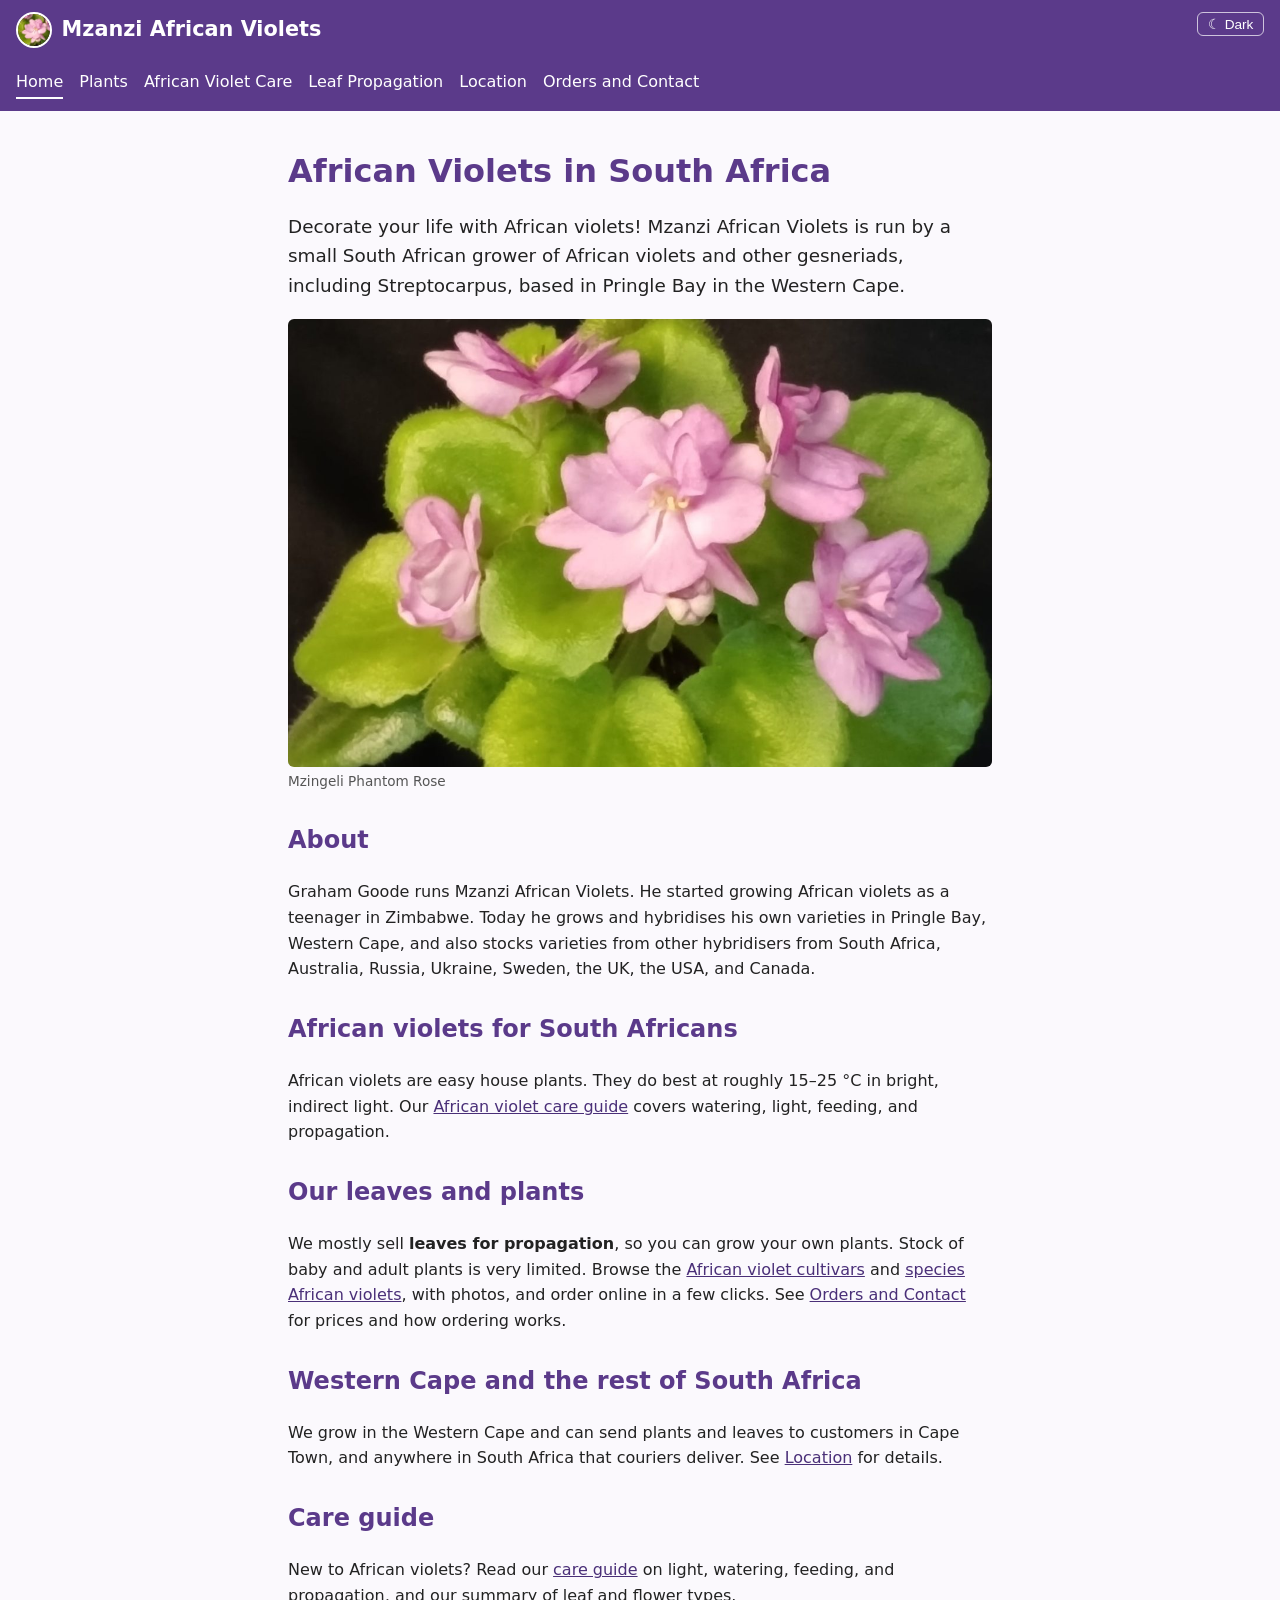
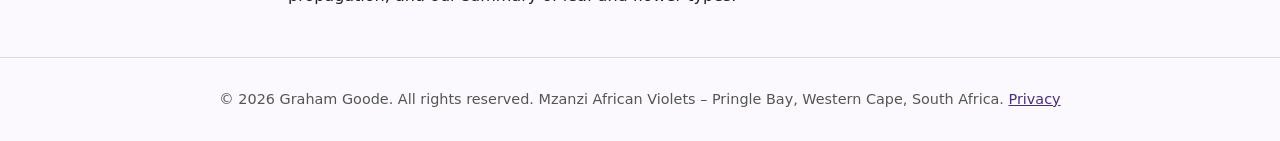
<file: index.html>
<!DOCTYPE html>
<html lang="en-ZA">
<head>
<meta charset="utf-8">
<meta name="viewport" content="width=device-width, initial-scale=1">
<title>African Violets South Africa | Mzanzi African Violets, Western Cape</title>
<meta name="description" content="African violet and species leaves for propagation from Pringle Bay, Western Cape. Own hybrids and rare varieties, couriered across South Africa.">
<meta name="google-site-verification" content="sLaYI6571BCC1kWp1ddwNTV3uG1eD0C35RpVlUb5xh8" />
<link rel="canonical" href="https://grahamgk2.github.io/MzanziAfricanViolets/">
<meta name="color-scheme" content="light dark">
<link rel="stylesheet" href="css/style.css?v=3">
<script src="js/theme.js"></script>
<script src="js/basket.js?v=3" defer></script>
<link rel="icon" href="favicon.ico" sizes="48x48">
<link rel="icon" href="icons/icon-192.png" type="image/png" sizes="192x192">
<link rel="apple-touch-icon" href="icons/apple-touch-icon.png">
<meta property="og:title" content="African Violets South Africa | Mzanzi African Violets, Western Cape">
<meta property="og:description" content="African violet and species leaves for propagation from Pringle Bay, Western Cape. Own hybrids and rare varieties, couriered across South Africa.">
<meta property="og:type" content="website">
<meta property="og:locale" content="en_ZA">
<meta property="og:image" content="https://grahamgk2.github.io/MzanziAfricanViolets/images/hero.jpg">
<meta name="twitter:card" content="summary_large_image">
<script type="application/ld+json">
{
  "@context": "https://schema.org",
  "@type": "LocalBusiness",
  "name": "Mzanzi African Violets",
  "description": "South African grower and hybridiser of African violets and other gesneriads, including streptocarpus, in Pringle Bay, Western Cape.",
  "url": "https://grahamgk2.github.io/MzanziAfricanViolets/",
  "founder": {"@type": "Person", "name": "Graham Goode"},
  "address": {"@type": "PostalAddress", "addressLocality": "Pringle Bay", "addressRegion": "Western Cape", "addressCountry": "ZA"}
}
</script>
</head>
<body>
<header class="site-header">
<p class="brand"><a href="index.html"><img src="icons/logo-72.png" alt="" width="36" height="36">Mzanzi African Violets</a></p>
<nav aria-label="Main"><a href="index.html" aria-current="page">Home</a><a href="plants.html">Plants</a><a href="care.html">African Violet Care</a><a href="propagation.html">Leaf Propagation</a><a href="location.html">Location</a><a href="contact.html">Orders and Contact</a></nav>
</header>
<main>
<h1>African Violets in South Africa</h1>
<p class="lead">Decorate your life with African violets! Mzanzi African Violets is run by a small South African grower of African violets and other gesneriads, including Streptocarpus, based in Pringle Bay in the Western Cape.</p>
<figure class="hero-fig"><img src="images/hero.jpg" alt="Mzingeli Phantom Rose African violet with pale pink double flowers" width="1200" height="871" class="hero"><figcaption>Mzingeli Phantom Rose</figcaption></figure>
<h2>About</h2>
<p>Graham Goode runs Mzanzi African Violets. He started growing African violets as a teenager in Zimbabwe. Today he grows and hybridises his own varieties in Pringle Bay, Western Cape, and also stocks varieties from other hybridisers from South Africa, Australia, Russia, Ukraine, Sweden, the UK, the USA, and Canada.</p>
<h2>African violets for South Africans</h2>
<p>African violets are easy house plants. They do best at roughly 15&ndash;25&nbsp;&deg;C in bright, indirect light. Our <a href="care.html">African violet care guide</a> covers watering, light, feeding, and propagation.</p>
<h2>Our leaves and plants</h2>
<p>We mostly sell <strong>leaves for propagation</strong>, so you can grow your own plants. Stock of baby and adult plants is very limited. Browse the <a href="african-violets.html">African violet cultivars</a> and <a href="species.html">species African violets</a>, with photos, and order online in a few clicks. See <a href="contact.html">Orders and Contact</a> for prices and how ordering works.</p>
<h2>Western Cape and the rest of South Africa</h2>
<p>We grow in the Western Cape and can send plants and leaves to customers in Cape Town, and anywhere in South Africa that couriers deliver. See <a href="location.html">Location</a> for details.</p>
<h2>Care guide</h2>
<p>New to African violets? Read our <a href="care.html">care guide</a> on light, watering, feeding, and propagation, and our summary of leaf and flower types.</p>
</main>
<footer>
<p>&copy; 2026 Graham Goode. All rights reserved. Mzanzi African Violets &ndash; Pringle Bay, Western Cape, South Africa. <a href="privacy.html">Privacy</a></p>
</footer>
</body>
</html>
</file>
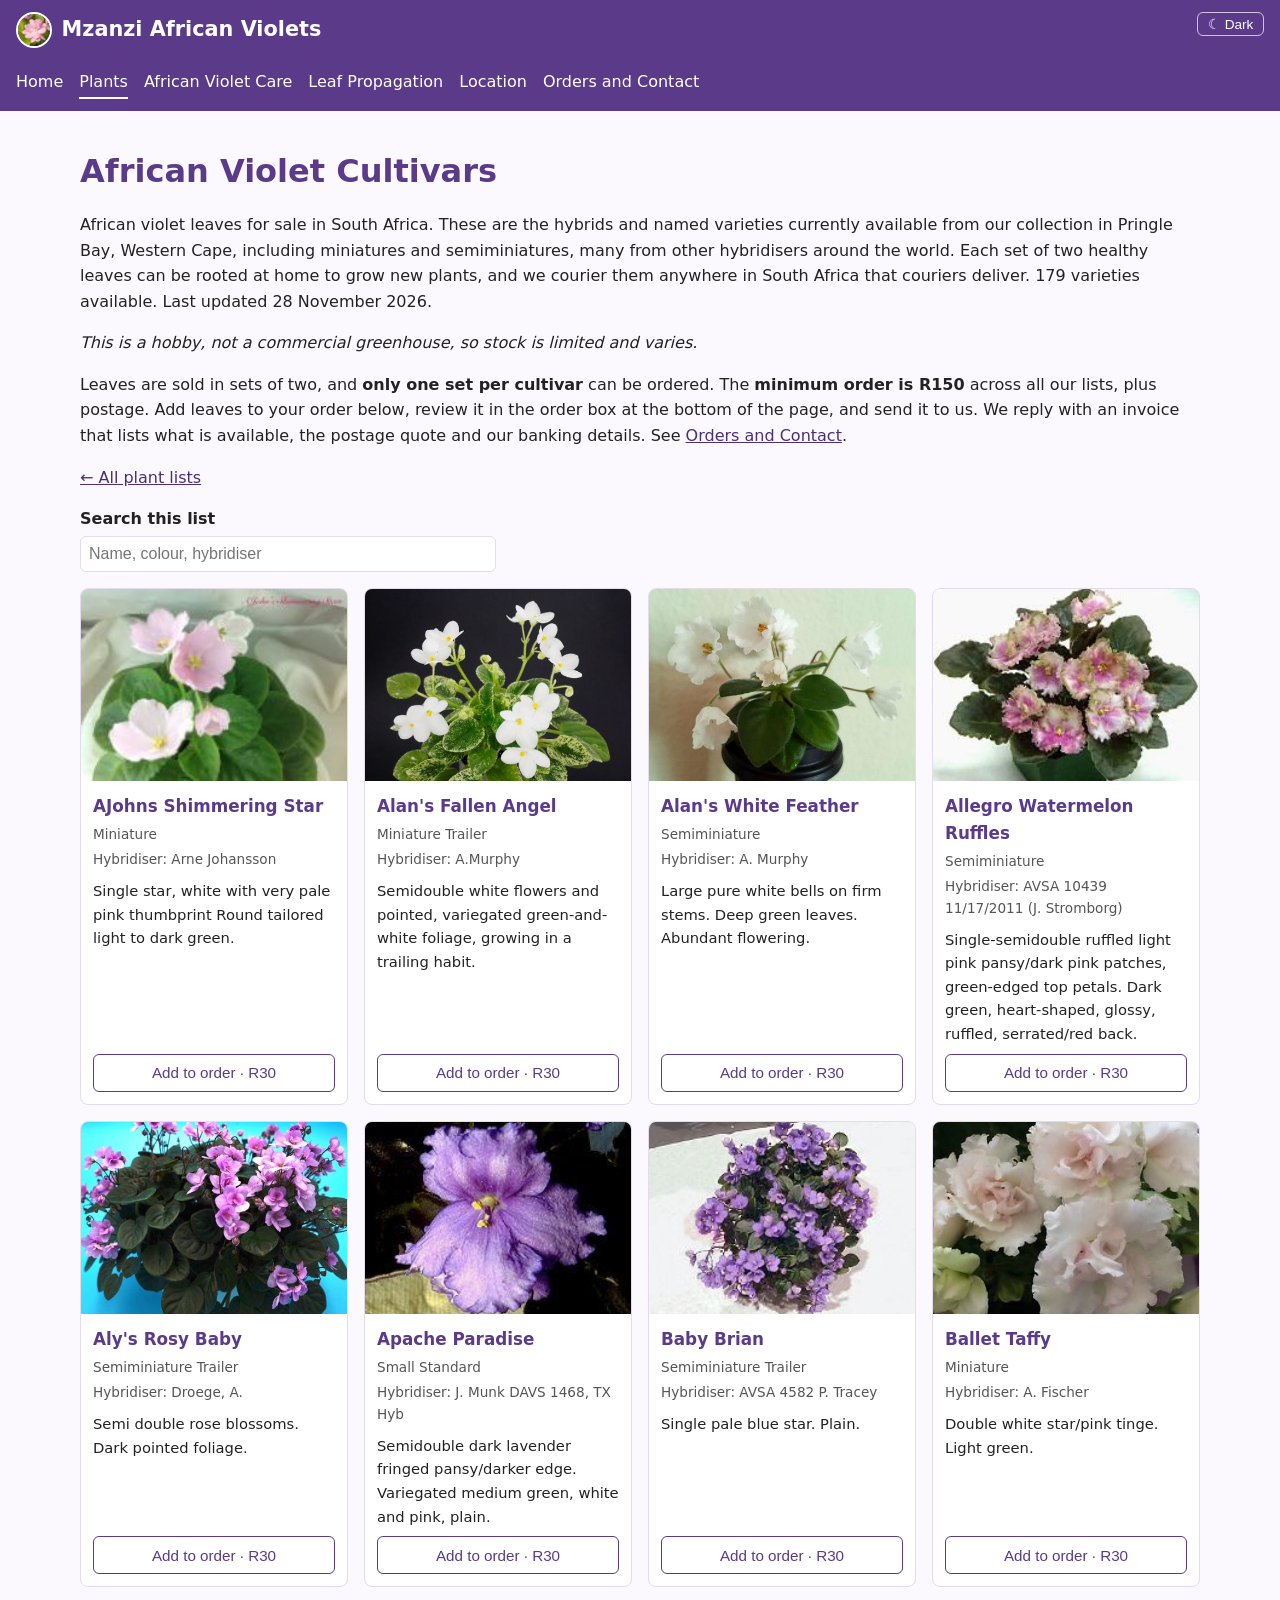
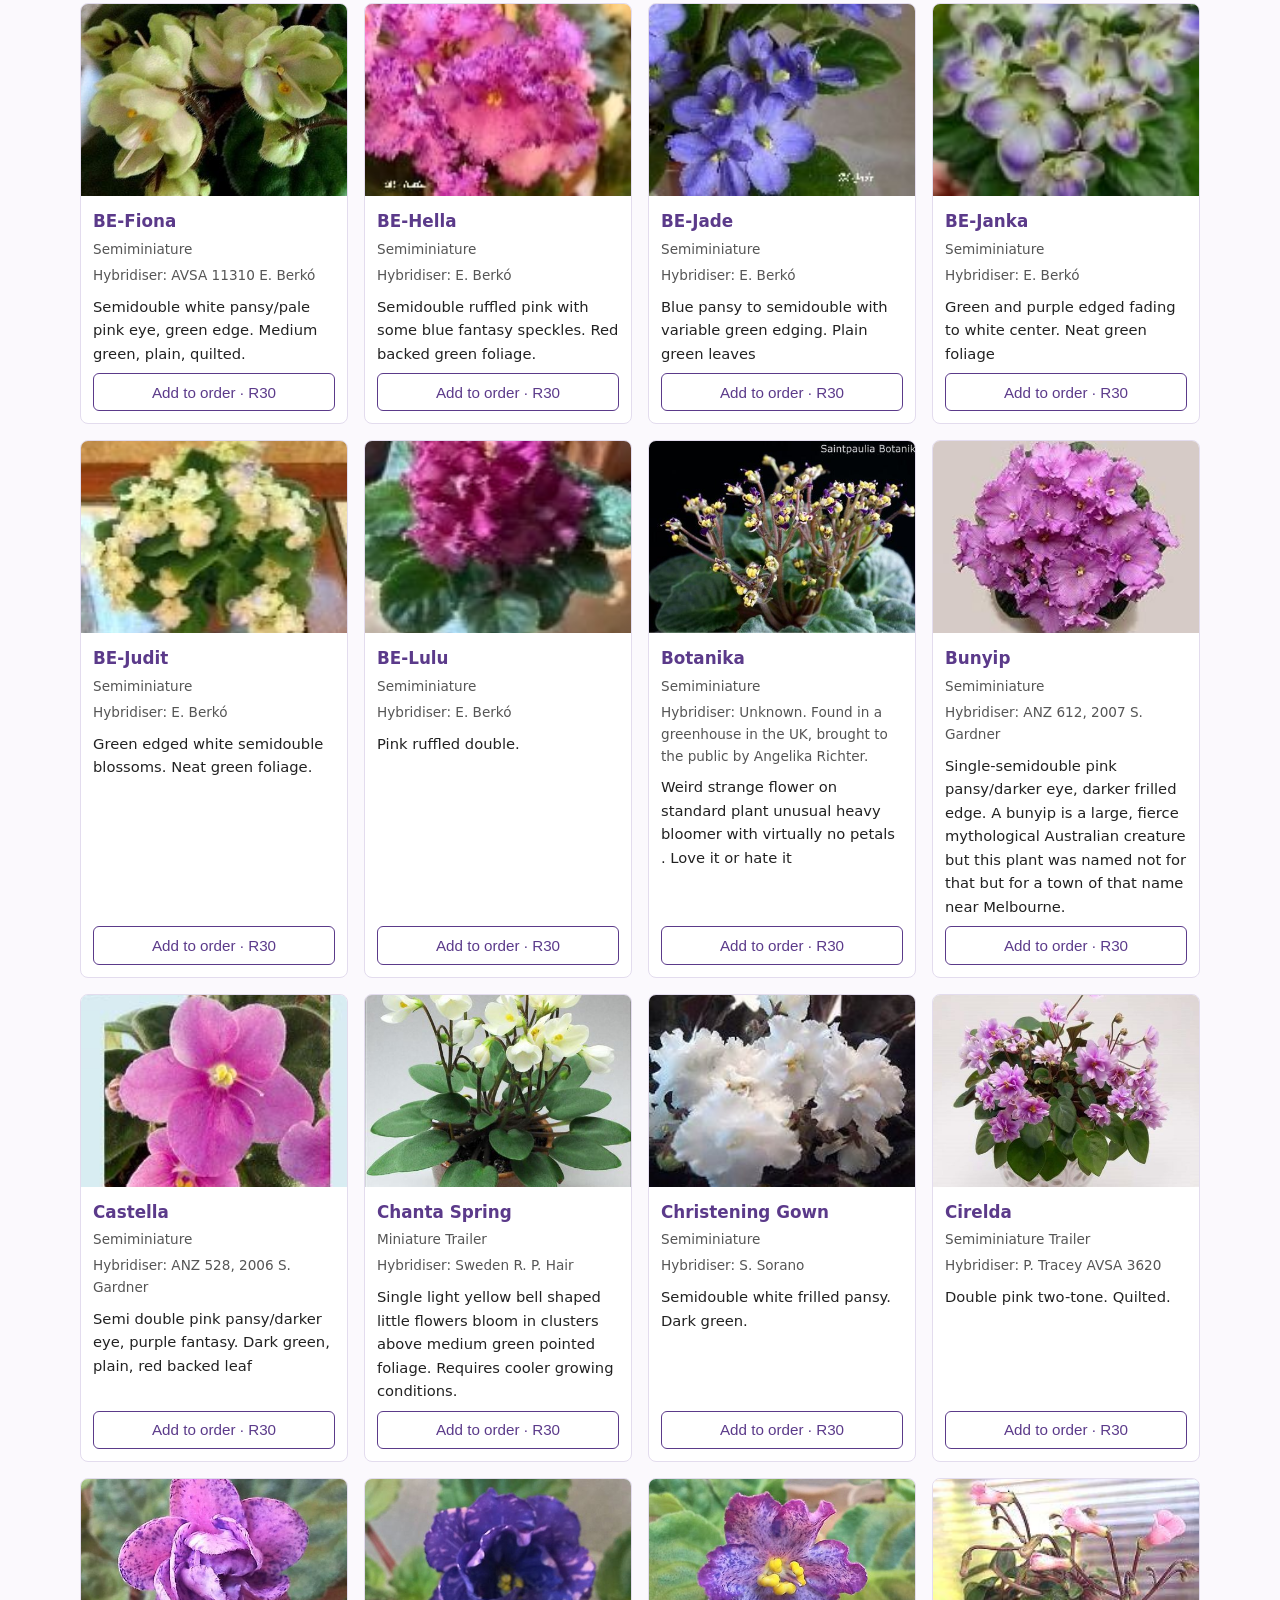
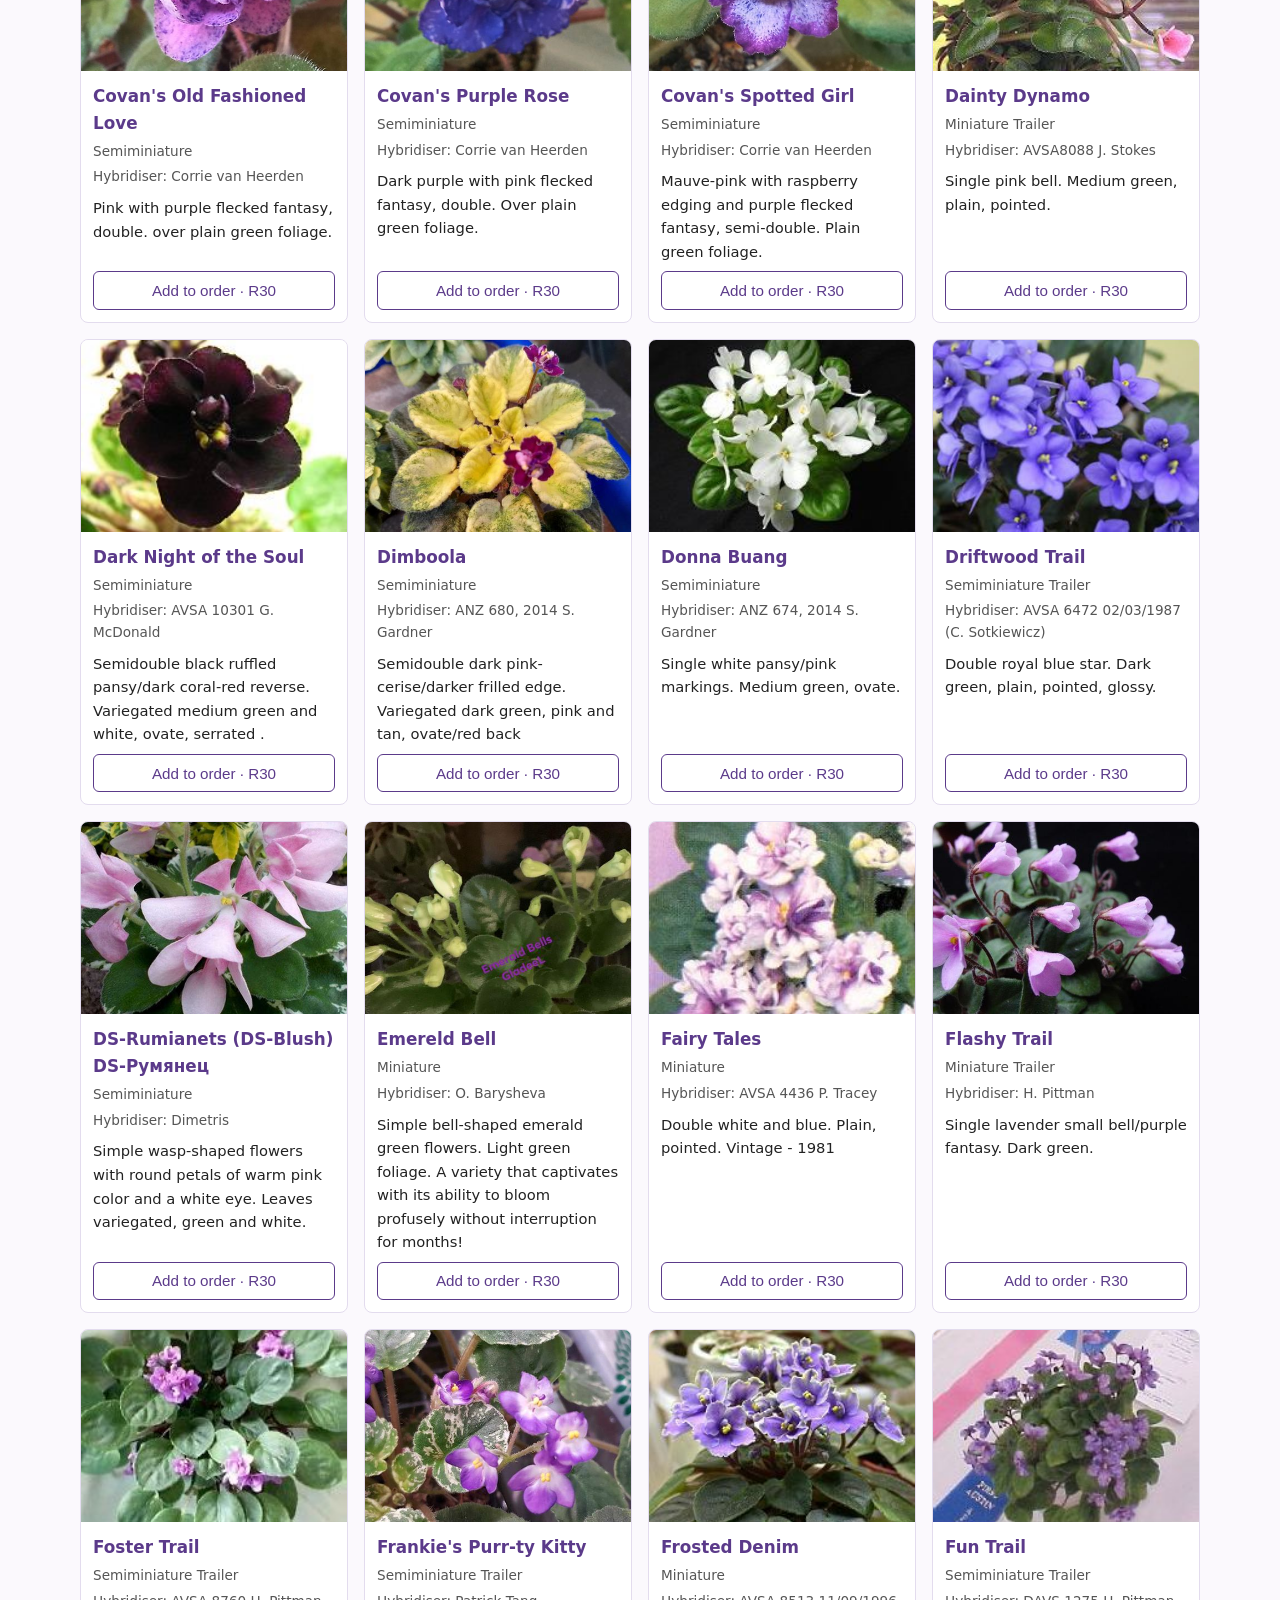
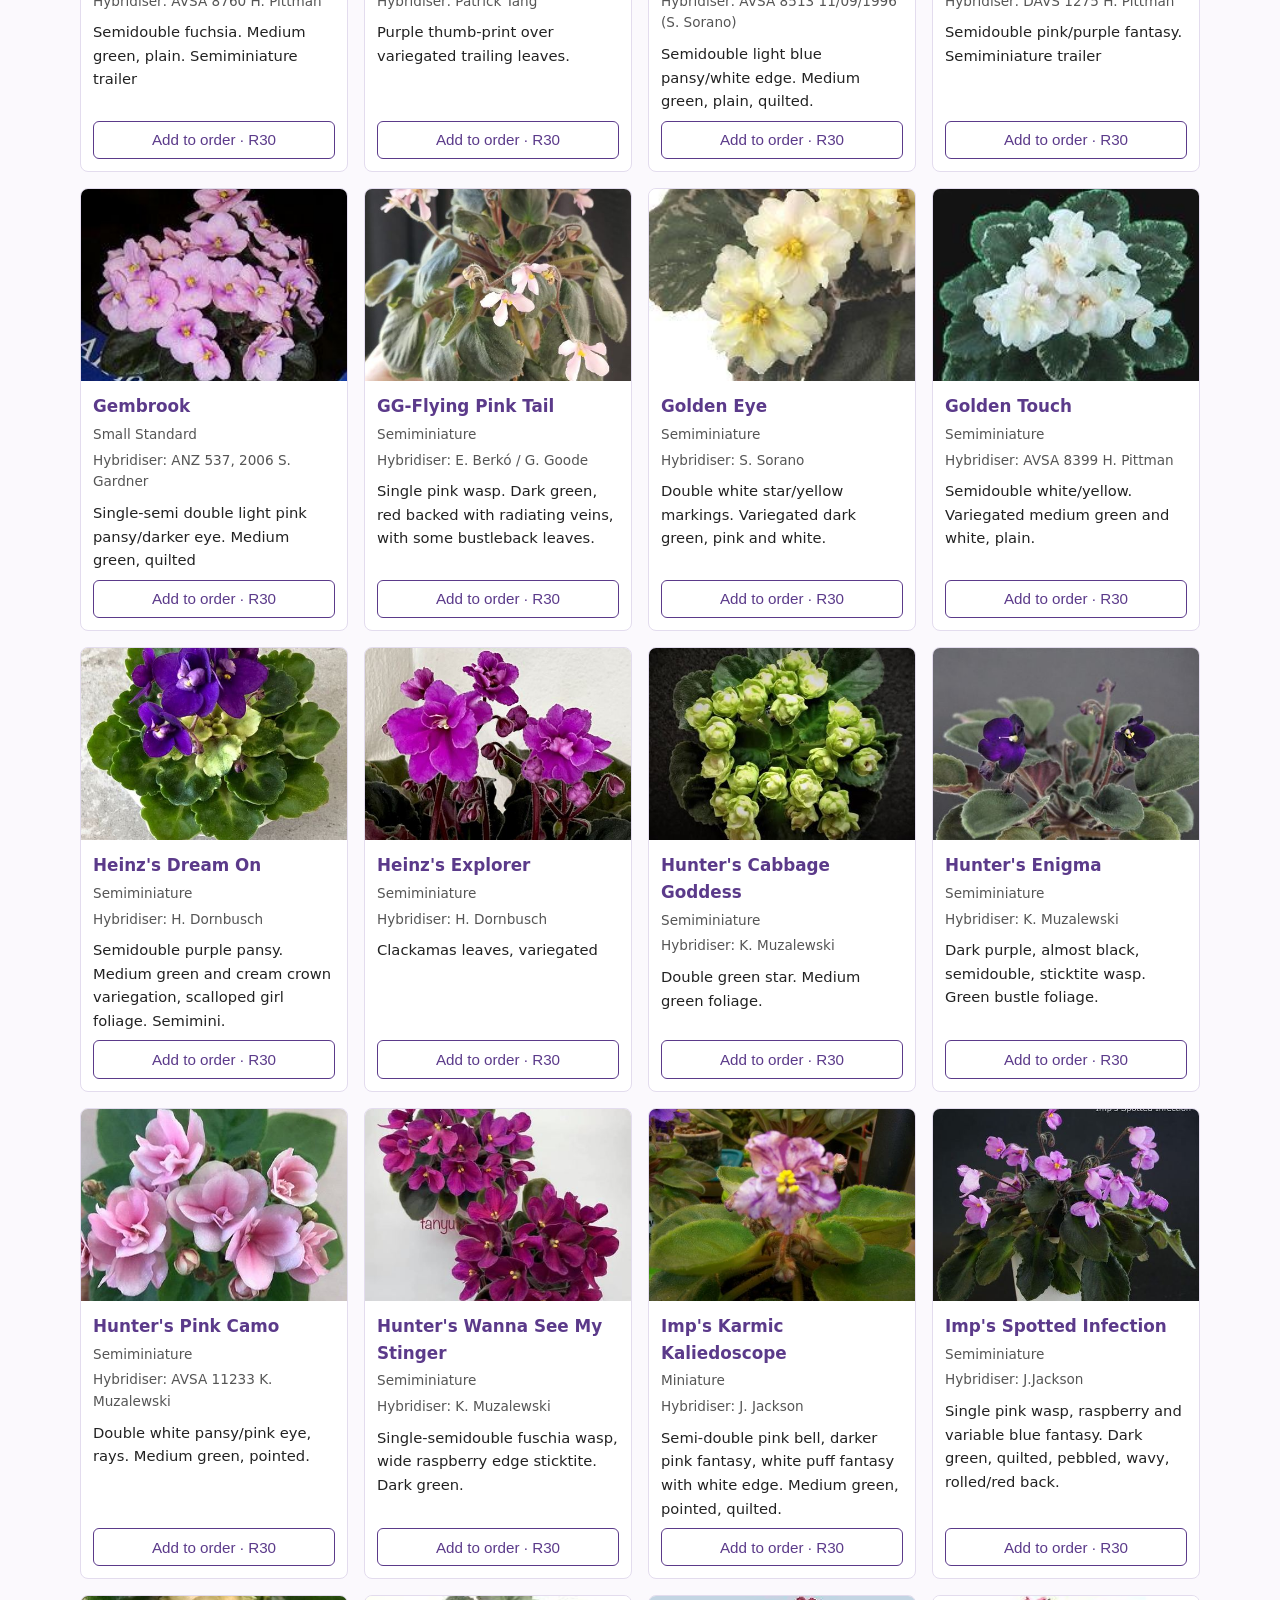
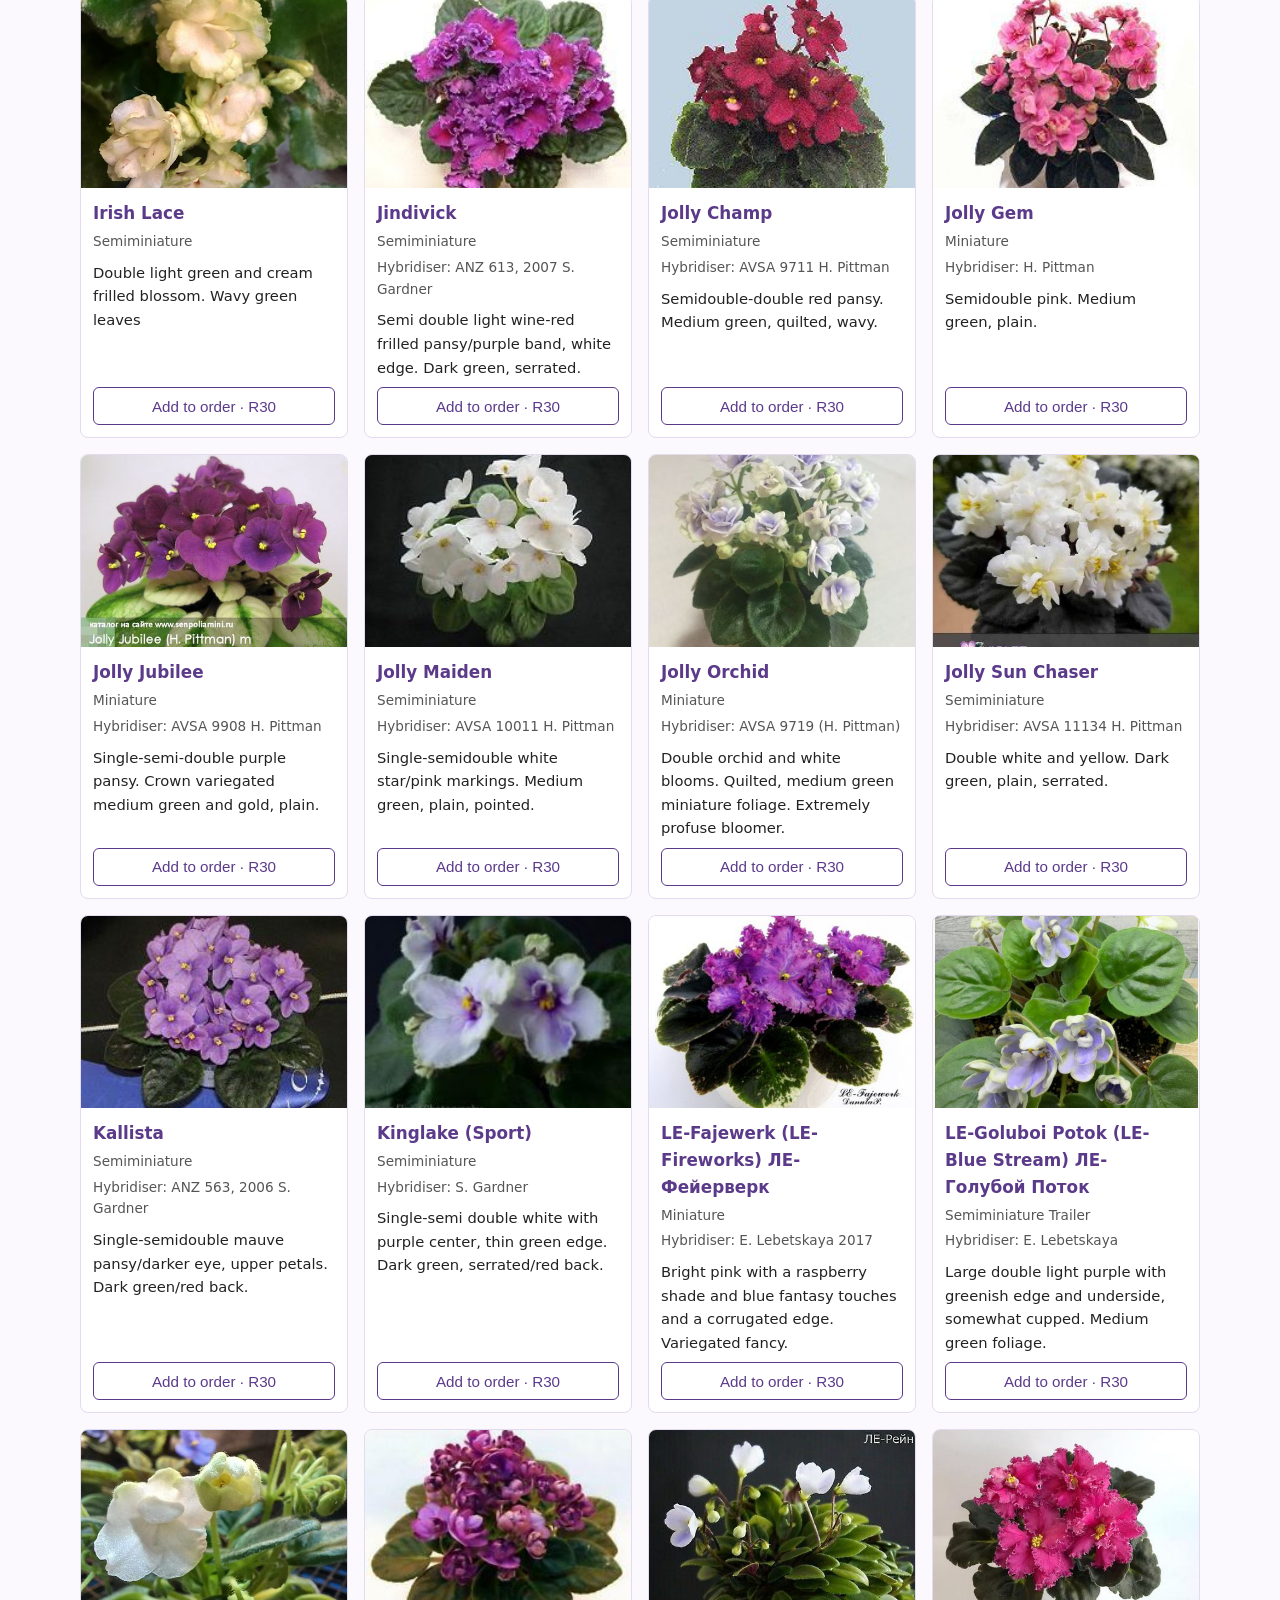
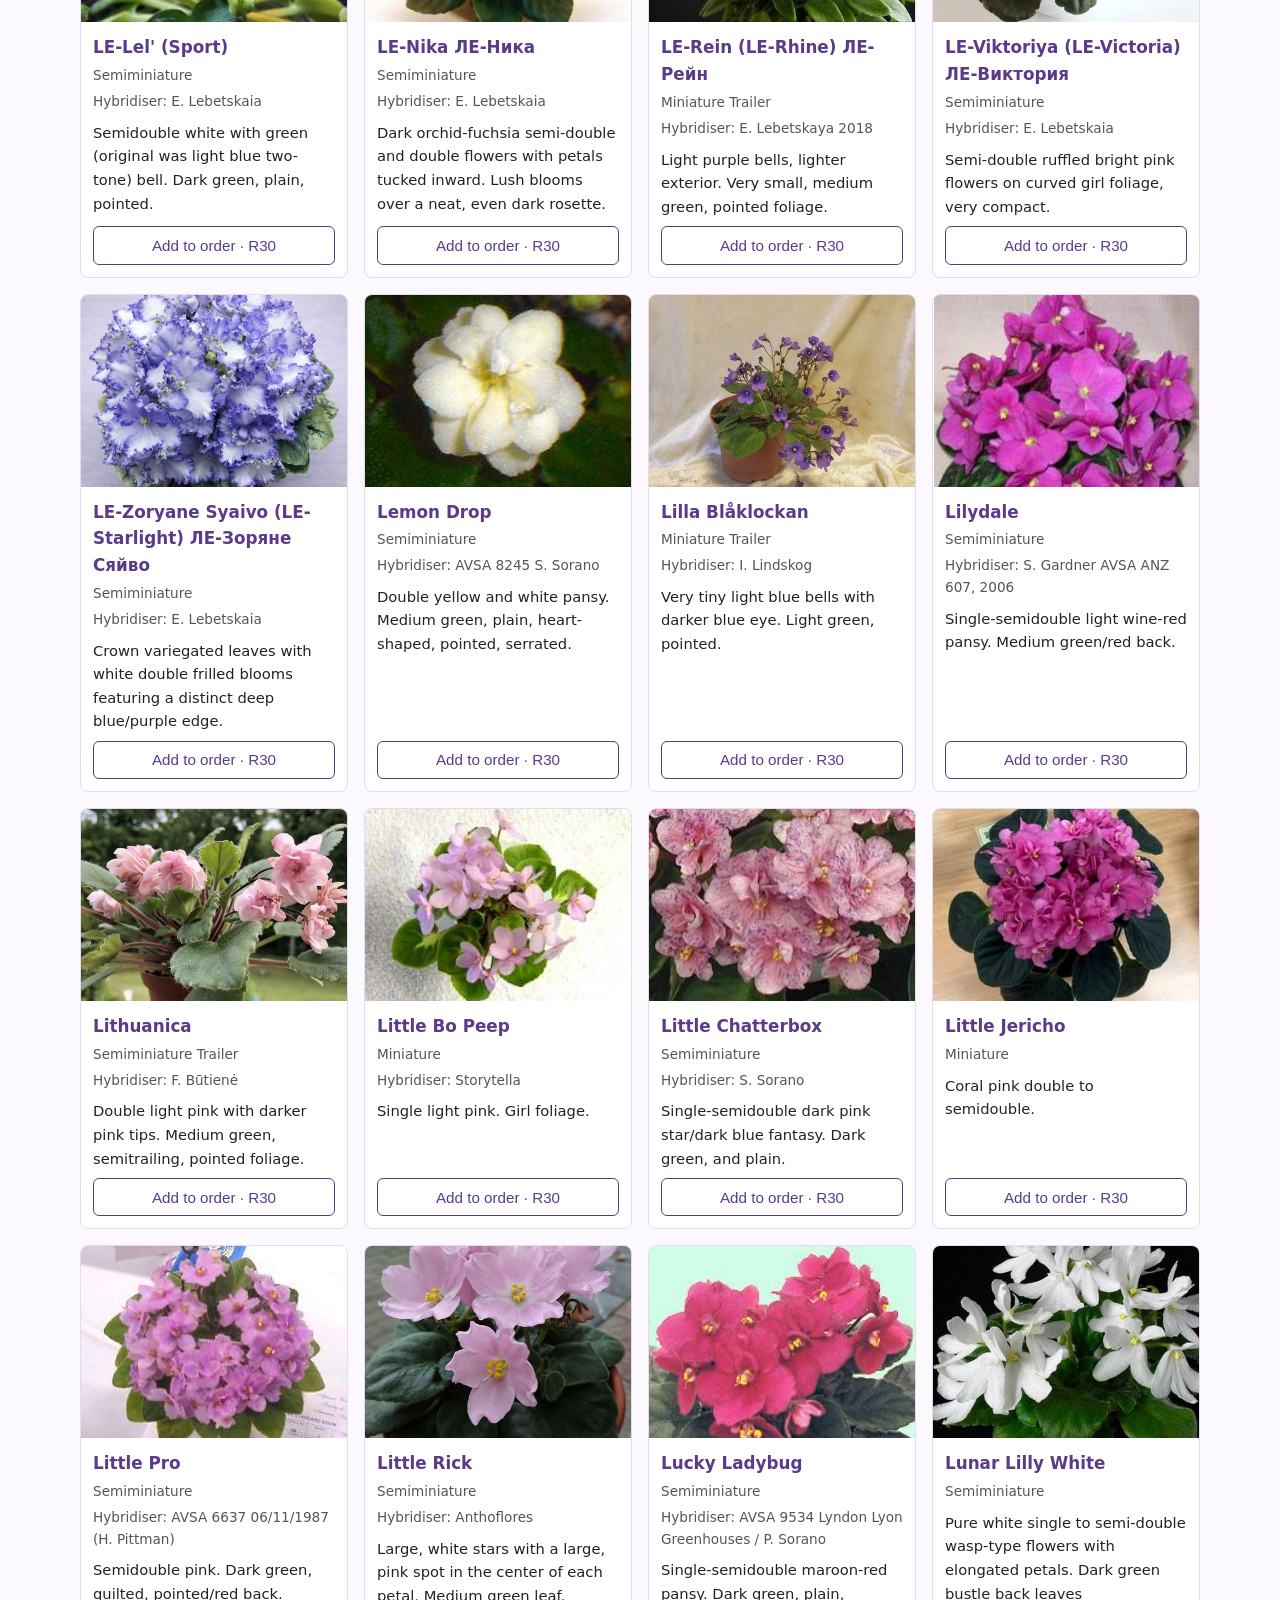
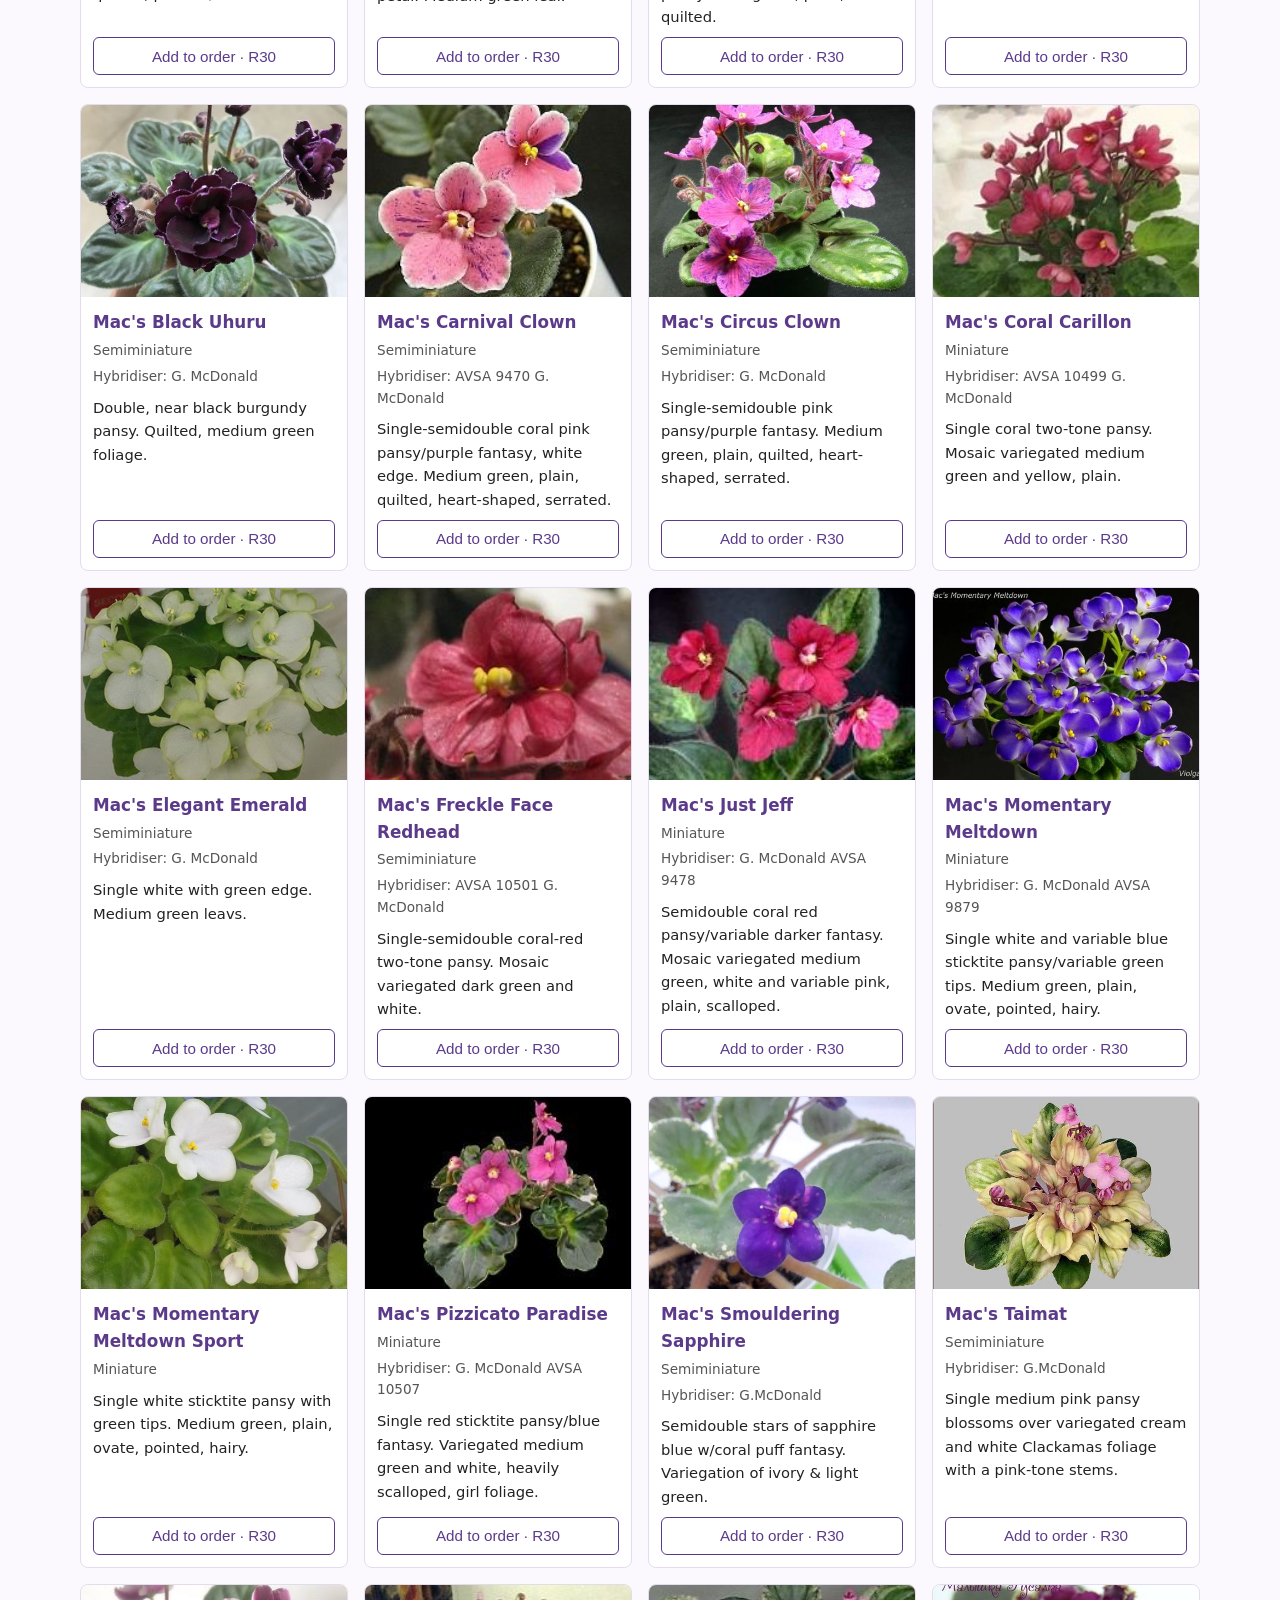
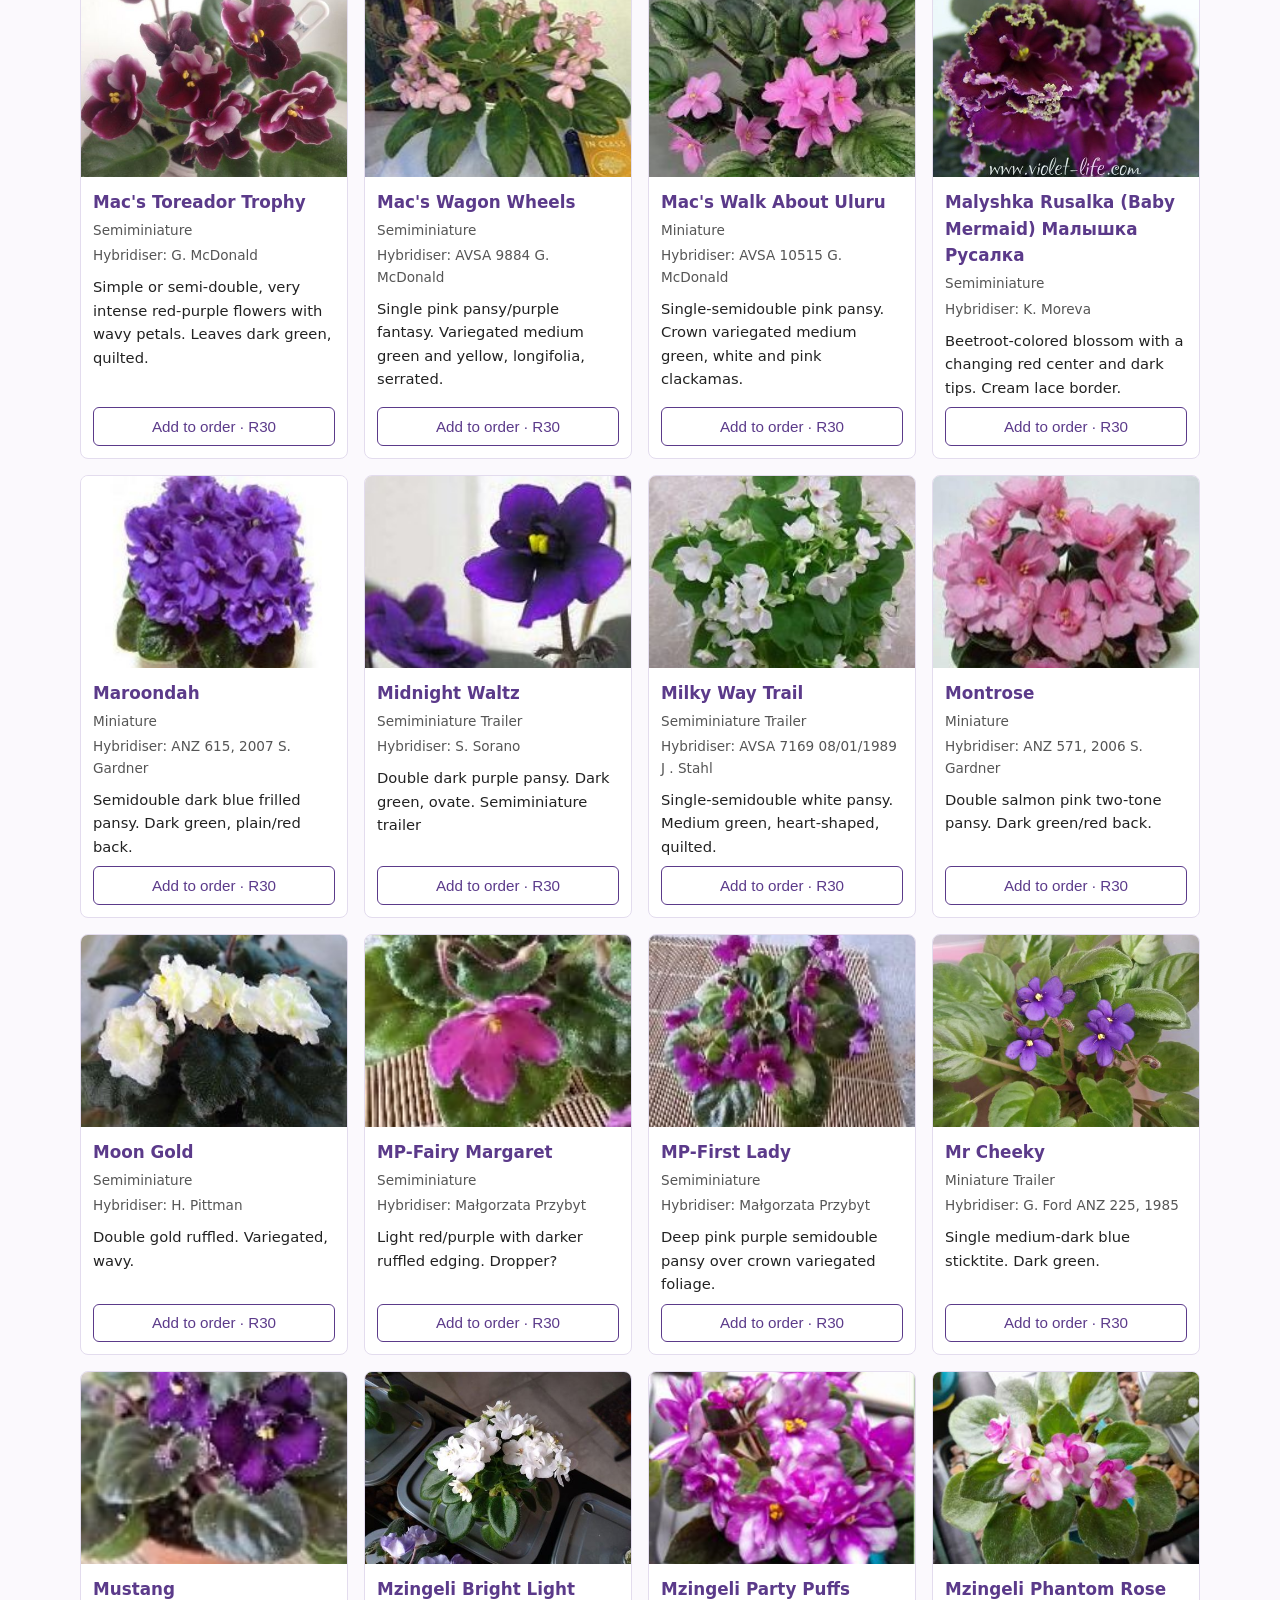
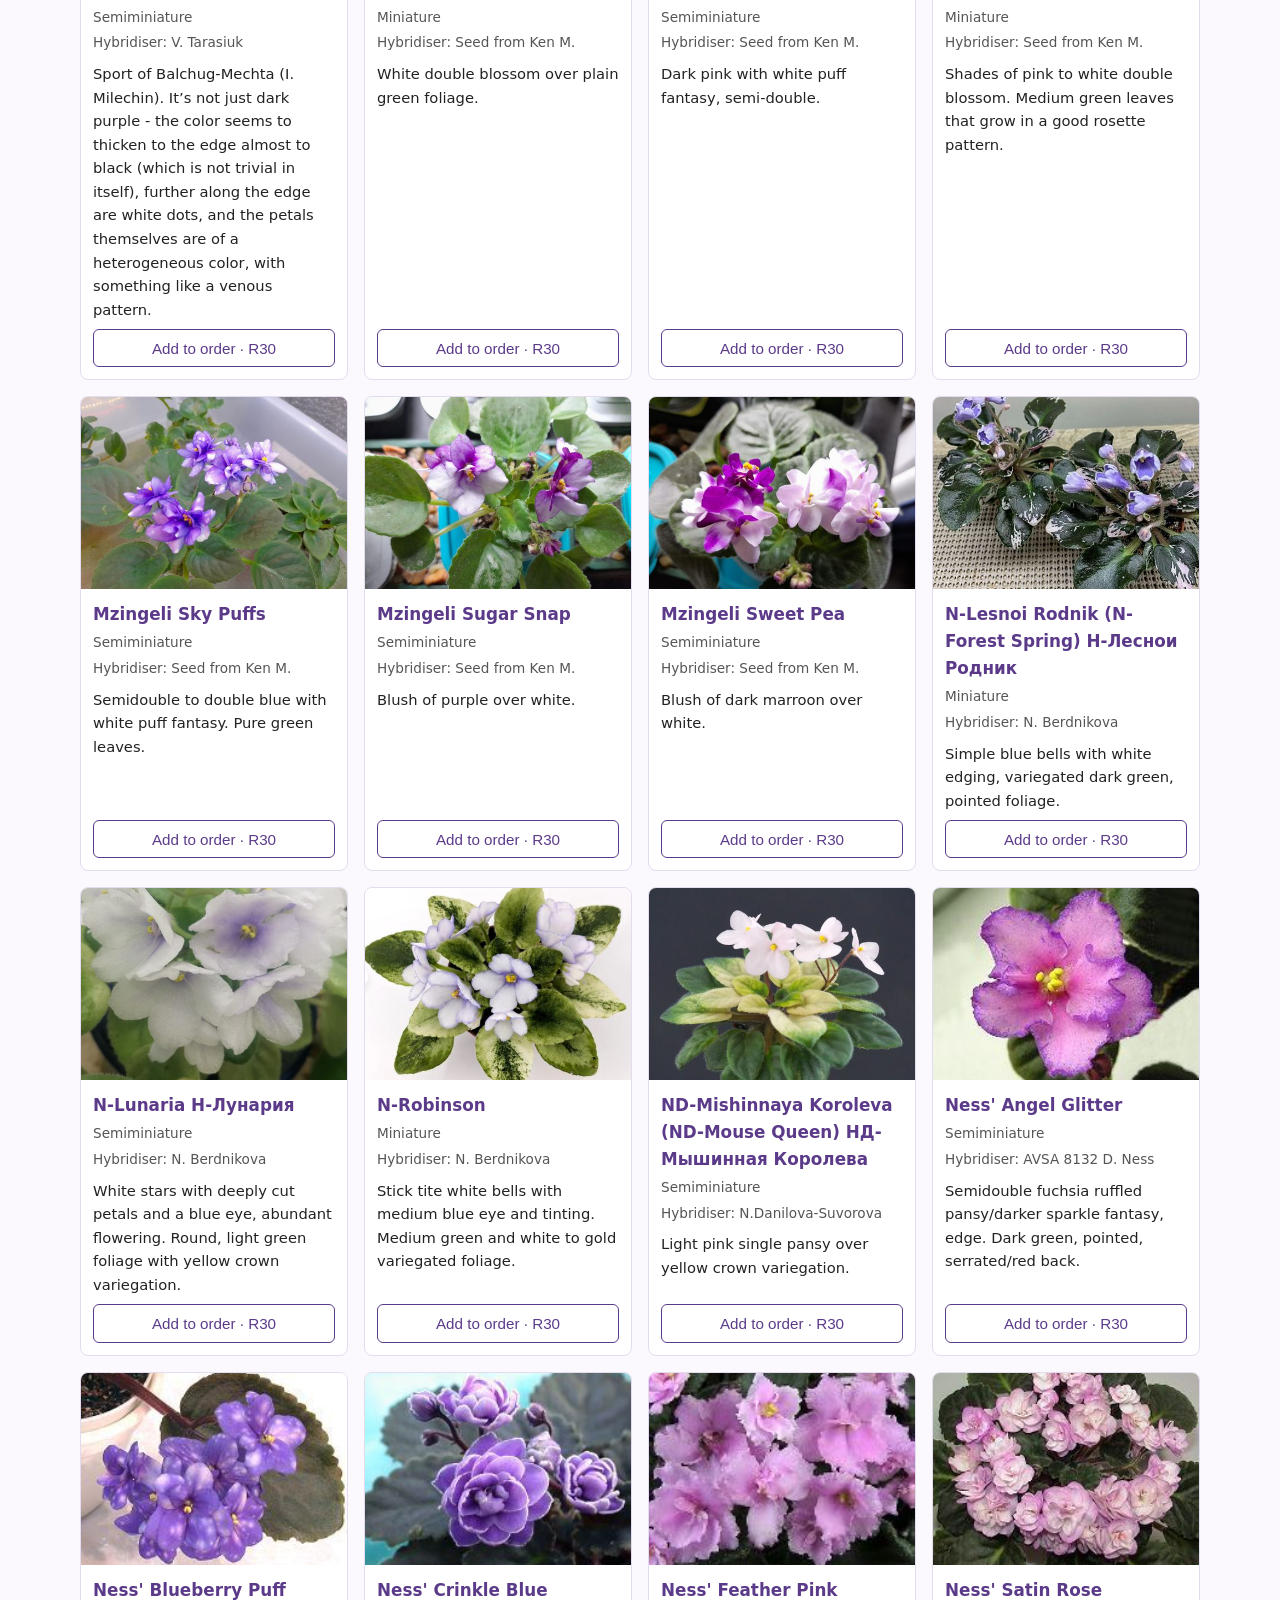
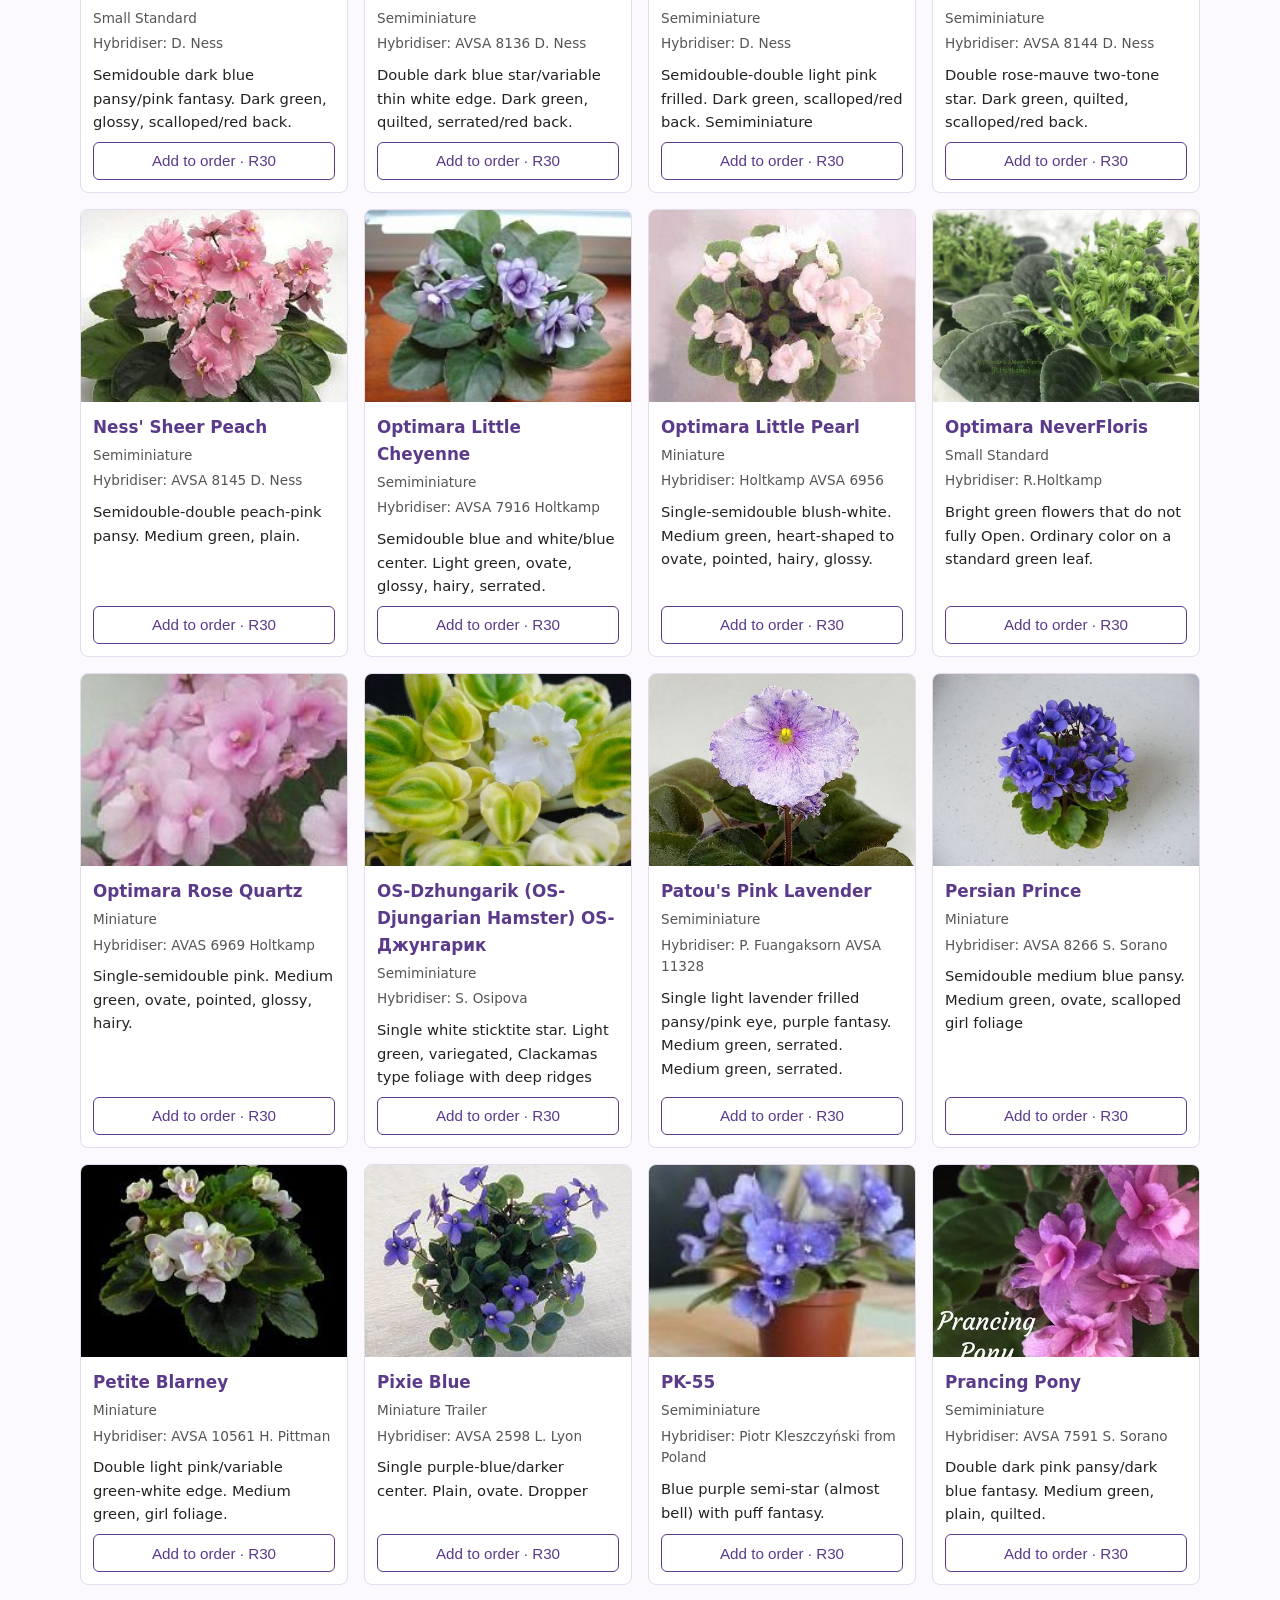
<file: african-violets.html>
<!DOCTYPE html>
<html lang="en-ZA">
<head>
<meta charset="utf-8">
<meta name="viewport" content="width=device-width, initial-scale=1">
<title>African Violet Leaves for Sale South Africa | Mzanzi African Violets</title>
<meta name="description" content="African violet leaves for sale in South Africa. These are the hybrids and named varieties currently available from our collection in Pringle Bay, Western Cape, including miniatures and semiminiatures, many from other hybridisers around the world. Each set of two healthy leaves can be rooted at home to grow new plants, and we courier them anywhere in South Africa that couriers deliver. Sets of two leaves from R30, minimum order R150. Courier delivery across South Africa from Pringle Bay, Western Cape.">
<link rel="canonical" href="https://grahamgk2.github.io/MzanziAfricanViolets/african-violets.html">
<meta name="color-scheme" content="light dark">
<link rel="stylesheet" href="css/style.css?v=3">
<script src="js/theme.js"></script>
<script src="js/basket.js?v=3" defer></script>
<link rel="icon" href="favicon.ico" sizes="48x48">
<link rel="icon" href="icons/icon-192.png" type="image/png" sizes="192x192">
<link rel="apple-touch-icon" href="icons/apple-touch-icon.png">
<meta property="og:title" content="African Violet Leaves for Sale South Africa | Mzanzi African Violets">
<meta property="og:description" content="African violet leaves for sale in South Africa. These are the hybrids and named varieties currently available from our collection in Pringle Bay, Western Cape, including miniatures and semiminiatures, many from other hybridisers around the world. Each set of two healthy leaves can be rooted at home to grow new plants, and we courier them anywhere in South Africa that couriers deliver. Sets of two leaves from R30, minimum order R150. Courier delivery across South Africa from Pringle Bay, Western Cape.">
<meta property="og:type" content="website">
<meta property="og:locale" content="en_ZA">
<meta property="og:image" content="https://grahamgk2.github.io/MzanziAfricanViolets/images/hero.jpg">
<meta name="twitter:card" content="summary_large_image">
</head>
<body>
<header class="site-header">
<p class="brand"><a href="index.html"><img src="icons/logo-72.png" alt="" width="36" height="36">Mzanzi African Violets</a></p>
<nav aria-label="Main"><a href="index.html">Home</a><a href="plants.html" aria-current="page">Plants</a><a href="care.html">African Violet Care</a><a href="propagation.html">Leaf Propagation</a><a href="location.html">Location</a><a href="contact.html">Orders and Contact</a></nav>
</header>
<main class="wide">
<h1>African Violet Cultivars</h1>
<p>African violet leaves for sale in South Africa. These are the hybrids and named varieties currently available from our collection in Pringle Bay, Western Cape, including miniatures and semiminiatures, many from other hybridisers around the world. Each set of two healthy leaves can be rooted at home to grow new plants, and we courier them anywhere in South Africa that couriers deliver. 179 varieties available. Last updated 28 November 2026.</p>
<p><em>This is a hobby, not a commercial greenhouse, so stock is limited and varies.</em></p>
<p>Leaves are sold in sets of two, and <strong>only one set per cultivar</strong> can be ordered. The <strong>minimum order is R150</strong> across all our lists, plus postage. Add leaves to your order below, review it in the order box at the bottom of the page, and send it to us. We reply with an invoice that lists what is available, the postage quote and our banking details. See <a href="contact.html">Orders and Contact</a>.</p>
<p><a href="plants.html">&larr; All plant lists</a></p>
<label class="find">Search this list <input type="search" id="find" placeholder="Name, colour, hybridiser"></label>
<div id="cards">
<ul class="cards">
<li class="card" data-name="AJohns Shimmering Star" data-search="ajohns shimmering star single star, white with very pale pink thumbprint round tailored light to dark green. arne johansson"><img src="images/violets/ajohns-shimmering-star.jpg" width="186" height="135" alt="AJohns Shimmering Star African violet flower" loading="lazy"><div class="body"><h3>AJohns Shimmering Star</h3><span class="type">Miniature</span><span class="hyb">Hybridiser: Arne Johansson</span><p>Single star, white with very pale pink thumbprint Round tailored light to dark green.</p><button type="button" class="toggle" aria-pressed="false">Add to order &middot; R30</button></div></li>
<li class="card" data-name="Alan&#x27;s Fallen Angel" data-search="alan&#x27;s fallen angel semidouble white flowers and pointed, variegated green-and-white foliage, growing in a trailing habit. a.murphy"><img src="images/violets/alan-s-fallen-angel.jpg" width="480" height="410" alt="Alan&#x27;s Fallen Angel African violet flower" loading="lazy"><div class="body"><h3>Alan&#x27;s Fallen Angel</h3><span class="type">Miniature Trailer</span><span class="hyb">Hybridiser: A.Murphy</span><p>Semidouble white flowers and pointed, variegated green-and-white foliage, growing in a trailing habit.</p><button type="button" class="toggle" aria-pressed="false">Add to order &middot; R30</button></div></li>
<li class="card" data-name="Alan&#x27;s White Feather" data-search="alan&#x27;s white feather large pure white bells on firm stems. deep green leaves. abundant flowering. a. murphy"><img src="images/violets/alan-s-white-feather.jpg" width="480" height="360" alt="Alan&#x27;s White Feather African violet flower" loading="lazy"><div class="body"><h3>Alan&#x27;s White Feather</h3><span class="type">Semiminiature</span><span class="hyb">Hybridiser: A. Murphy</span><p>Large pure white bells on firm stems. Deep green leaves. Abundant flowering.</p><button type="button" class="toggle" aria-pressed="false">Add to order &middot; R30</button></div></li>
<li class="card" data-name="Allegro Watermelon Ruffles" data-search="allegro watermelon ruffles single-semidouble ruffled light pink pansy/dark pink patches, green-edged top petals. dark green, heart-shaped, glossy, ruffled, serrated/red back. avsa 10439 11/17/2011 (j. stromborg)"><img src="images/violets/allegro-watermelon-ruffles.jpg" width="220" height="165" alt="Allegro Watermelon Ruffles African violet flower" loading="lazy"><div class="body"><h3>Allegro Watermelon Ruffles</h3><span class="type">Semiminiature</span><span class="hyb">Hybridiser: AVSA 10439 11/17/2011 (J. Stromborg)</span><p>Single-semidouble ruffled light pink pansy/dark pink patches, green-edged top petals. Dark green, heart-shaped, glossy, ruffled, serrated/red back.</p><button type="button" class="toggle" aria-pressed="false">Add to order &middot; R30</button></div></li>
<li class="card" data-name="Aly&#x27;s Rosy Baby" data-search="aly&#x27;s rosy baby semi double rose blossoms. dark pointed foliage. droege, a."><img src="images/violets/aly-s-rosy-baby.jpg" width="480" height="320" alt="Aly&#x27;s Rosy Baby African violet flower" loading="lazy"><div class="body"><h3>Aly&#x27;s Rosy Baby</h3><span class="type">Semiminiature Trailer</span><span class="hyb">Hybridiser: Droege, A.</span><p>Semi double rose blossoms. Dark pointed foliage.</p><button type="button" class="toggle" aria-pressed="false">Add to order &middot; R30</button></div></li>
<li class="card" data-name="Apache Paradise" data-search="apache paradise semidouble dark lavender fringed pansy/darker edge. variegated medium green, white and pink, plain. j. munk davs 1468, tx hyb"><img src="images/violets/apache-paradise.jpg" width="220" height="165" alt="Apache Paradise African violet flower" loading="lazy"><div class="body"><h3>Apache Paradise</h3><span class="type">Small Standard</span><span class="hyb">Hybridiser: J. Munk DAVS 1468, TX Hyb</span><p>Semidouble dark lavender fringed pansy/darker edge. Variegated medium green, white and pink, plain.</p><button type="button" class="toggle" aria-pressed="false">Add to order &middot; R30</button></div></li>
<li class="card" data-name="Baby Brian" data-search="baby brian single pale blue star. plain. avsa 4582 p. tracey"><img src="images/violets/baby-brian.jpg" width="220" height="165" alt="Baby Brian African violet flower" loading="lazy"><div class="body"><h3>Baby Brian</h3><span class="type">Semiminiature Trailer</span><span class="hyb">Hybridiser: AVSA 4582 P. Tracey</span><p>Single pale blue star. Plain.</p><button type="button" class="toggle" aria-pressed="false">Add to order &middot; R30</button></div></li>
<li class="card" data-name="Ballet Taffy" data-search="ballet taffy double white star/pink tinge. light green. a. fischer"><img src="images/violets/ballet-taffy.jpg" width="400" height="400" alt="Ballet Taffy African violet flower" loading="lazy"><div class="body"><h3>Ballet Taffy</h3><span class="type">Miniature</span><span class="hyb">Hybridiser: A. Fischer</span><p>Double white star/pink tinge. Light green.</p><button type="button" class="toggle" aria-pressed="false">Add to order &middot; R30</button></div></li>
<li class="card" data-name="BE-Fiona" data-search="be-fiona semidouble white pansy/pale pink eye, green edge. medium green, plain, quilted. avsa 11310 e. berkó"><img src="images/violets/be-fiona.jpg" width="400" height="300" alt="BE-Fiona African violet flower" loading="lazy"><div class="body"><h3>BE-Fiona</h3><span class="type">Semiminiature</span><span class="hyb">Hybridiser: AVSA 11310 E. Berkó</span><p>Semidouble white pansy/pale pink eye, green edge. Medium green, plain, quilted.</p><button type="button" class="toggle" aria-pressed="false">Add to order &middot; R30</button></div></li>
<li class="card" data-name="BE-Hella" data-search="be-hella semidouble ruffled pink with some blue fantasy speckles. red backed green foliage. e. berkó"><img src="images/violets/be-hella.jpg" width="172" height="114" alt="BE-Hella African violet flower" loading="lazy"><div class="body"><h3>BE-Hella</h3><span class="type">Semiminiature</span><span class="hyb">Hybridiser: E. Berkó</span><p>Semidouble ruffled pink with some blue fantasy speckles. Red backed green foliage.</p><button type="button" class="toggle" aria-pressed="false">Add to order &middot; R30</button></div></li>
<li class="card" data-name="BE-Jade" data-search="be-jade blue pansy to semidouble with variable green edging. plain green leaves e. berkó"><img src="images/violets/be-jade.jpg" width="175" height="117" alt="BE-Jade African violet flower" loading="lazy"><div class="body"><h3>BE-Jade</h3><span class="type">Semiminiature</span><span class="hyb">Hybridiser: E. Berkó</span><p>Blue pansy to semidouble with variable green edging. Plain green leaves</p><button type="button" class="toggle" aria-pressed="false">Add to order &middot; R30</button></div></li>
<li class="card" data-name="BE-Janka" data-search="be-janka green and purple edged fading to white center. neat green foliage e. berkó"><img src="images/violets/be-janka.jpg" width="124" height="166" alt="BE-Janka African violet flower" loading="lazy"><div class="body"><h3>BE-Janka</h3><span class="type">Semiminiature</span><span class="hyb">Hybridiser: E. Berkó</span><p>Green and purple edged fading to white center. Neat green foliage</p><button type="button" class="toggle" aria-pressed="false">Add to order &middot; R30</button></div></li>
<li class="card" data-name="BE-Judit" data-search="be-judit green edged white semidouble blossoms. neat green foliage. e. berkó"><img src="images/violets/be-judit.jpg" width="142" height="128" alt="BE-Judit African violet flower" loading="lazy"><div class="body"><h3>BE-Judit</h3><span class="type">Semiminiature</span><span class="hyb">Hybridiser: E. Berkó</span><p>Green edged white semidouble blossoms. Neat green foliage.</p><button type="button" class="toggle" aria-pressed="false">Add to order &middot; R30</button></div></li>
<li class="card" data-name="BE-Lulu" data-search="be-lulu pink ruffled double. e. berkó"><img src="images/violets/be-lulu.jpg" width="125" height="167" alt="BE-Lulu African violet flower" loading="lazy"><div class="body"><h3>BE-Lulu</h3><span class="type">Semiminiature</span><span class="hyb">Hybridiser: E. Berkó</span><p>Pink ruffled double.</p><button type="button" class="toggle" aria-pressed="false">Add to order &middot; R30</button></div></li>
<li class="card" data-name="Botanika" data-search="botanika weird strange flower on standard plant unusual heavy bloomer with virtually no petals . love it or hate it unknown. found in a greenhouse in the uk, brought to the public by angelika richter."><img src="images/violets/botanika.jpg" width="480" height="320" alt="Botanika African violet flower" loading="lazy"><div class="body"><h3>Botanika</h3><span class="type">Semiminiature</span><span class="hyb">Hybridiser: Unknown. Found in a greenhouse in the UK, brought to the public by Angelika Richter.</span><p>Weird strange flower on standard plant unusual heavy bloomer with virtually no petals . Love it or hate it</p><button type="button" class="toggle" aria-pressed="false">Add to order &middot; R30</button></div></li>
<li class="card" data-name="Bunyip" data-search="bunyip single-semidouble pink pansy/darker eye, darker frilled edge. a bunyip is a large, fierce mythological australian creature but this plant was named not for that but for a town of that name near melbourne. anz 612, 2007 s. gardner"><img src="images/violets/bunyip.jpg" width="220" height="165" alt="Bunyip African violet flower" loading="lazy"><div class="body"><h3>Bunyip</h3><span class="type">Semiminiature</span><span class="hyb">Hybridiser: ANZ 612, 2007 S. Gardner</span><p>Single-semidouble pink pansy/darker eye, darker frilled edge. A bunyip is a large, fierce mythological Australian creature but this plant was named not for that but for a town of that name near Melbourne.</p><button type="button" class="toggle" aria-pressed="false">Add to order &middot; R30</button></div></li>
<li class="card" data-name="Castella" data-search="castella semi double pink pansy/darker eye, purple fantasy. dark green, plain, red backed leaf anz 528, 2006 s. gardner"><img src="images/violets/castella.jpg" width="220" height="165" alt="Castella African violet flower" loading="lazy"><div class="body"><h3>Castella</h3><span class="type">Semiminiature</span><span class="hyb">Hybridiser: ANZ 528, 2006 S. Gardner</span><p>Semi double pink pansy/darker eye, purple fantasy. Dark green, plain, red backed leaf</p><button type="button" class="toggle" aria-pressed="false">Add to order &middot; R30</button></div></li>
<li class="card" data-name="Chanta Spring" data-search="chanta spring single light yellow bell shaped little flowers bloom in clusters above medium green pointed foliage. requires cooler growing conditions. sweden r. p. hair"><img src="images/violets/chanta-spring.jpg" width="445" height="516" alt="Chanta Spring African violet flower" loading="lazy"><div class="body"><h3>Chanta Spring</h3><span class="type">Miniature Trailer</span><span class="hyb">Hybridiser: Sweden R. P. Hair</span><p>Single light yellow bell shaped little flowers bloom in clusters above medium green pointed foliage. Requires cooler growing conditions.</p><button type="button" class="toggle" aria-pressed="false">Add to order &middot; R30</button></div></li>
<li class="card" data-name="Christening Gown" data-search="christening gown semidouble white frilled pansy. dark green. s. sorano"><img src="images/violets/christening-gown.jpg" width="220" height="165" alt="Christening Gown African violet flower" loading="lazy"><div class="body"><h3>Christening Gown</h3><span class="type">Semiminiature</span><span class="hyb">Hybridiser: S. Sorano</span><p>Semidouble white frilled pansy. Dark green.</p><button type="button" class="toggle" aria-pressed="false">Add to order &middot; R30</button></div></li>
<li class="card" data-name="Cirelda" data-search="cirelda double pink two-tone. quilted. p. tracey avsa 3620"><img src="images/violets/cirelda.jpg" width="480" height="447" alt="Cirelda African violet flower" loading="lazy"><div class="body"><h3>Cirelda</h3><span class="type">Semiminiature Trailer</span><span class="hyb">Hybridiser: P. Tracey AVSA 3620</span><p>Double pink two-tone. Quilted.</p><button type="button" class="toggle" aria-pressed="false">Add to order &middot; R30</button></div></li>
<li class="card" data-name="Covan&#x27;s Old Fashioned Love" data-search="covan&#x27;s old fashioned love pink with purple flecked fantasy, double. over plain green foliage. corrie van heerden"><img src="images/violets/covan-s-old-fashioned-love.jpg" width="480" height="631" alt="Covan&#x27;s Old Fashioned Love African violet flower" loading="lazy"><div class="body"><h3>Covan&#x27;s Old Fashioned Love</h3><span class="type">Semiminiature</span><span class="hyb">Hybridiser: Corrie van Heerden</span><p>Pink with purple flecked fantasy, double. over plain green foliage.</p><button type="button" class="toggle" aria-pressed="false">Add to order &middot; R30</button></div></li>
<li class="card" data-name="Covan&#x27;s Purple Rose" data-search="covan&#x27;s purple rose dark purple with pink flecked fantasy, double. over plain green foliage. corrie van heerden"><img src="images/violets/covan-s-purple-rose.jpg" width="480" height="607" alt="Covan&#x27;s Purple Rose African violet flower" loading="lazy"><div class="body"><h3>Covan&#x27;s Purple Rose</h3><span class="type">Semiminiature</span><span class="hyb">Hybridiser: Corrie van Heerden</span><p>Dark purple with pink flecked fantasy, double. Over plain green foliage.</p><button type="button" class="toggle" aria-pressed="false">Add to order &middot; R30</button></div></li>
<li class="card" data-name="Covan&#x27;s Spotted Girl" data-search="covan&#x27;s spotted girl mauve-pink with raspberry edging and purple flecked fantasy, semi-double. plain green foliage. corrie van heerden"><img src="images/violets/covan-s-spotted-girl.jpg" width="480" height="371" alt="Covan&#x27;s Spotted Girl African violet flower" loading="lazy"><div class="body"><h3>Covan&#x27;s Spotted Girl</h3><span class="type">Semiminiature</span><span class="hyb">Hybridiser: Corrie van Heerden</span><p>Mauve-pink with raspberry edging and purple flecked fantasy, semi-double. Plain green foliage.</p><button type="button" class="toggle" aria-pressed="false">Add to order &middot; R30</button></div></li>
<li class="card" data-name="Dainty Dynamo" data-search="dainty dynamo single pink bell. medium green, plain, pointed. avsa8088 j. stokes"><img src="images/violets/dainty-dynamo.jpg" width="220" height="165" alt="Dainty Dynamo African violet flower" loading="lazy"><div class="body"><h3>Dainty Dynamo</h3><span class="type">Miniature Trailer</span><span class="hyb">Hybridiser: AVSA8088 J. Stokes</span><p>Single pink bell. Medium green, plain, pointed.</p><button type="button" class="toggle" aria-pressed="false">Add to order &middot; R30</button></div></li>
<li class="card" data-name="Dark Night of the Soul" data-search="dark night of the soul semidouble black ruffled pansy/dark coral-red reverse. variegated medium green and white, ovate, serrated . avsa 10301 g. mcdonald"><img src="images/violets/dark-night-of-the-soul.jpg" width="220" height="165" alt="Dark Night of the Soul African violet flower" loading="lazy"><div class="body"><h3>Dark Night of the Soul</h3><span class="type">Semiminiature</span><span class="hyb">Hybridiser: AVSA 10301 G. McDonald</span><p>Semidouble black ruffled pansy/dark coral-red reverse. Variegated medium green and white, ovate, serrated .</p><button type="button" class="toggle" aria-pressed="false">Add to order &middot; R30</button></div></li>
<li class="card" data-name="Dimboola" data-search="dimboola semidouble dark pink-cerise/darker frilled edge. variegated dark green, pink and tan, ovate/red back anz 680, 2014 s. gardner"><img src="images/violets/dimboola.jpg" width="480" height="315" alt="Dimboola African violet flower" loading="lazy"><div class="body"><h3>Dimboola</h3><span class="type">Semiminiature</span><span class="hyb">Hybridiser: ANZ 680, 2014 S. Gardner</span><p>Semidouble dark pink-cerise/darker frilled edge. Variegated dark green, pink and tan, ovate/red back</p><button type="button" class="toggle" aria-pressed="false">Add to order &middot; R30</button></div></li>
<li class="card" data-name="Donna Buang" data-search="donna buang single white pansy/pink markings. medium green, ovate. anz 674, 2014 s. gardner"><img src="images/violets/donna-buang.jpg" width="220" height="165" alt="Donna Buang African violet flower" loading="lazy"><div class="body"><h3>Donna Buang</h3><span class="type">Semiminiature</span><span class="hyb">Hybridiser: ANZ 674, 2014 S. Gardner</span><p>Single white pansy/pink markings. Medium green, ovate.</p><button type="button" class="toggle" aria-pressed="false">Add to order &middot; R30</button></div></li>
<li class="card" data-name="Driftwood Trail" data-search="driftwood trail double royal blue star. dark green, plain, pointed, glossy. avsa 6472 02/03/1987 (c. sotkiewicz)"><img src="images/violets/driftwood-trail.jpg" width="322" height="216" alt="Driftwood Trail African violet flower" loading="lazy"><div class="body"><h3>Driftwood Trail</h3><span class="type">Semiminiature Trailer</span><span class="hyb">Hybridiser: AVSA 6472 02/03/1987 (C. Sotkiewicz)</span><p>Double royal blue star. Dark green, plain, pointed, glossy.</p><button type="button" class="toggle" aria-pressed="false">Add to order &middot; R30</button></div></li>
<li class="card" data-name="DS-Rumianets (DS-Blush) DS-Румянец" data-search="ds-rumianets (ds-blush) ds-румянец simple wasp-shaped flowers with round petals of warm pink color and a white eye. leaves variegated, green and white. dimetris"><img src="images/violets/ds-rumianets-ds-blush-ds.jpg" width="480" height="480" alt="DS-Rumianets (DS-Blush) DS-Румянец African violet flower" loading="lazy"><div class="body"><h3>DS-Rumianets (DS-Blush) DS-Румянец</h3><span class="type">Semiminiature</span><span class="hyb">Hybridiser: Dimetris</span><p>Simple wasp-shaped flowers with round petals of warm pink color and a white eye. Leaves variegated, green and white.</p><button type="button" class="toggle" aria-pressed="false">Add to order &middot; R30</button></div></li>
<li class="card" data-name="Emereld Bell" data-search="emereld bell simple bell-shaped emerald green flowers. light green foliage. a variety that captivates with its ability to bloom profusely without interruption for months! o. barysheva"><img src="images/violets/emereld-bell.jpg" width="480" height="418" alt="Emereld Bell African violet flower" loading="lazy"><div class="body"><h3>Emereld Bell</h3><span class="type">Miniature</span><span class="hyb">Hybridiser: O. Barysheva</span><p>Simple bell-shaped emerald green flowers. Light green foliage. A variety that captivates with its ability to bloom profusely without interruption for months!</p><button type="button" class="toggle" aria-pressed="false">Add to order &middot; R30</button></div></li>
<li class="card" data-name="Fairy Tales" data-search="fairy tales double white and blue. plain, pointed. vintage - 1981 avsa 4436 p. tracey"><img src="images/violets/fairy-tales.jpg" width="303" height="225" alt="Fairy Tales African violet flower" loading="lazy"><div class="body"><h3>Fairy Tales</h3><span class="type">Miniature</span><span class="hyb">Hybridiser: AVSA 4436 P. Tracey</span><p>Double white and blue. Plain, pointed. Vintage - 1981</p><button type="button" class="toggle" aria-pressed="false">Add to order &middot; R30</button></div></li>
<li class="card" data-name="Flashy Trail" data-search="flashy trail single lavender small bell/purple fantasy. dark green. h. pittman"><img src="images/violets/flashy-trail.jpg" width="480" height="360" alt="Flashy Trail African violet flower" loading="lazy"><div class="body"><h3>Flashy Trail</h3><span class="type">Miniature Trailer</span><span class="hyb">Hybridiser: H. Pittman</span><p>Single lavender small bell/purple fantasy. Dark green.</p><button type="button" class="toggle" aria-pressed="false">Add to order &middot; R30</button></div></li>
<li class="card" data-name="Foster Trail" data-search="foster trail semidouble fuchsia. medium green, plain. semiminiature trailer avsa 8760 h. pittman"><img src="images/violets/foster-trail.jpg" width="205" height="151" alt="Foster Trail African violet flower" loading="lazy"><div class="body"><h3>Foster Trail</h3><span class="type">Semiminiature Trailer</span><span class="hyb">Hybridiser: AVSA 8760 H. Pittman</span><p>Semidouble fuchsia. Medium green, plain. Semiminiature trailer</p><button type="button" class="toggle" aria-pressed="false">Add to order &middot; R30</button></div></li>
<li class="card" data-name="Frankie&#x27;s Purr-ty Kitty" data-search="frankie&#x27;s purr-ty kitty purple thumb-print over variegated trailing leaves. patrick tang"><img src="images/violets/frankie-s-purr-ty-kitty.jpg" width="480" height="518" alt="Frankie&#x27;s Purr-ty Kitty African violet flower" loading="lazy"><div class="body"><h3>Frankie&#x27;s Purr-ty Kitty</h3><span class="type">Semiminiature Trailer</span><span class="hyb">Hybridiser: Patrick Tang</span><p>Purple thumb-print over variegated trailing leaves.</p><button type="button" class="toggle" aria-pressed="false">Add to order &middot; R30</button></div></li>
<li class="card" data-name="Frosted Denim" data-search="frosted denim semidouble light blue pansy/white edge. medium green, plain, quilted. avsa 8513 11/09/1996 (s. sorano)"><img src="images/violets/frosted-denim.jpg" width="220" height="165" alt="Frosted Denim African violet flower" loading="lazy"><div class="body"><h3>Frosted Denim</h3><span class="type">Miniature</span><span class="hyb">Hybridiser: AVSA 8513 11/09/1996 (S. Sorano)</span><p>Semidouble light blue pansy/white edge. Medium green, plain, quilted.</p><button type="button" class="toggle" aria-pressed="false">Add to order &middot; R30</button></div></li>
<li class="card" data-name="Fun Trail" data-search="fun trail semidouble pink/purple fantasy. semiminiature trailer davs 1275 h. pittman"><img src="images/violets/fun-trail.jpg" width="205" height="153" alt="Fun Trail African violet flower" loading="lazy"><div class="body"><h3>Fun Trail</h3><span class="type">Semiminiature Trailer</span><span class="hyb">Hybridiser: DAVS 1275 H. Pittman</span><p>Semidouble pink/purple fantasy. Semiminiature trailer</p><button type="button" class="toggle" aria-pressed="false">Add to order &middot; R30</button></div></li>
<li class="card" data-name="Gembrook" data-search="gembrook single-semi double light pink pansy/darker eye. medium green, quilted anz 537, 2006 s. gardner"><img src="images/violets/gembrook.jpg" width="220" height="165" alt="Gembrook African violet flower" loading="lazy"><div class="body"><h3>Gembrook</h3><span class="type">Small Standard</span><span class="hyb">Hybridiser: ANZ 537, 2006 S. Gardner</span><p>Single-semi double light pink pansy/darker eye. Medium green, quilted</p><button type="button" class="toggle" aria-pressed="false">Add to order &middot; R30</button></div></li>
<li class="card" data-name="GG-Flying Pink Tail" data-search="gg-flying pink tail single pink wasp. dark green, red backed with radiating veins, with some bustleback leaves. e. berkó / g. goode"><img src="images/violets/gg-flying-pink-tail.jpg" width="480" height="484" alt="GG-Flying Pink Tail African violet flower" loading="lazy"><div class="body"><h3>GG-Flying Pink Tail</h3><span class="type">Semiminiature</span><span class="hyb">Hybridiser: E. Berkó / G. Goode</span><p>Single pink wasp. Dark green, red backed with radiating veins, with some bustleback leaves.</p><button type="button" class="toggle" aria-pressed="false">Add to order &middot; R30</button></div></li>
<li class="card" data-name="Golden Eye" data-search="golden eye double white star/yellow markings. variegated dark green, pink and white. s. sorano"><img src="images/violets/golden-eye.jpg" width="220" height="165" alt="Golden Eye African violet flower" loading="lazy"><div class="body"><h3>Golden Eye</h3><span class="type">Semiminiature</span><span class="hyb">Hybridiser: S. Sorano</span><p>Double white star/yellow markings. Variegated dark green, pink and white.</p><button type="button" class="toggle" aria-pressed="false">Add to order &middot; R30</button></div></li>
<li class="card" data-name="Golden Touch" data-search="golden touch semidouble white/yellow. variegated medium green and white, plain. avsa 8399 h. pittman"><img src="images/violets/golden-touch.jpg" width="220" height="165" alt="Golden Touch African violet flower" loading="lazy"><div class="body"><h3>Golden Touch</h3><span class="type">Semiminiature</span><span class="hyb">Hybridiser: AVSA 8399 H. Pittman</span><p>Semidouble white/yellow. Variegated medium green and white, plain.</p><button type="button" class="toggle" aria-pressed="false">Add to order &middot; R30</button></div></li>
<li class="card" data-name="Heinz&#x27;s Dream On" data-search="heinz&#x27;s dream on semidouble purple pansy. medium green and cream crown variegation, scalloped girl foliage. semimini. h. dornbusch"><img src="images/violets/heinz-s-dream-on.jpg" width="480" height="435" alt="Heinz&#x27;s Dream On African violet flower" loading="lazy"><div class="body"><h3>Heinz&#x27;s Dream On</h3><span class="type">Semiminiature</span><span class="hyb">Hybridiser: H. Dornbusch</span><p>Semidouble purple pansy. Medium green and cream crown variegation, scalloped girl foliage. Semimini.</p><button type="button" class="toggle" aria-pressed="false">Add to order &middot; R30</button></div></li>
<li class="card" data-name="Heinz&#x27;s Explorer" data-search="heinz&#x27;s explorer clackamas leaves, variegated h. dornbusch"><img src="images/violets/heinz-s-explorer.jpg" width="480" height="362" alt="Heinz&#x27;s Explorer African violet flower" loading="lazy"><div class="body"><h3>Heinz&#x27;s Explorer</h3><span class="type">Semiminiature</span><span class="hyb">Hybridiser: H. Dornbusch</span><p>Clackamas leaves, variegated</p><button type="button" class="toggle" aria-pressed="false">Add to order &middot; R30</button></div></li>
<li class="card" data-name="Hunter&#x27;s Cabbage Goddess" data-search="hunter&#x27;s cabbage goddess double green star. medium green foliage. k. muzalewski"><img src="images/violets/hunter-s-cabbage-goddess.jpg" width="480" height="439" alt="Hunter&#x27;s Cabbage Goddess African violet flower" loading="lazy"><div class="body"><h3>Hunter&#x27;s Cabbage Goddess</h3><span class="type">Semiminiature</span><span class="hyb">Hybridiser: K. Muzalewski</span><p>Double green star. Medium green foliage.</p><button type="button" class="toggle" aria-pressed="false">Add to order &middot; R30</button></div></li>
<li class="card" data-name="Hunter&#x27;s Enigma" data-search="hunter&#x27;s enigma dark purple, almost black, semidouble, sticktite wasp. green bustle foliage. k. muzalewski"><img src="images/violets/hunter-s-enigma.jpg" width="480" height="314" alt="Hunter&#x27;s Enigma African violet flower" loading="lazy"><div class="body"><h3>Hunter&#x27;s Enigma</h3><span class="type">Semiminiature</span><span class="hyb">Hybridiser: K. Muzalewski</span><p>Dark purple, almost black, semidouble, sticktite wasp. Green bustle foliage.</p><button type="button" class="toggle" aria-pressed="false">Add to order &middot; R30</button></div></li>
<li class="card" data-name="Hunter&#x27;s Pink Camo" data-search="hunter&#x27;s pink camo double white pansy/pink eye, rays. medium green, pointed. avsa 11233 k. muzalewski"><img src="images/violets/hunter-s-pink-camo.jpg" width="400" height="300" alt="Hunter&#x27;s Pink Camo African violet flower" loading="lazy"><div class="body"><h3>Hunter&#x27;s Pink Camo</h3><span class="type">Semiminiature</span><span class="hyb">Hybridiser: AVSA 11233 K. Muzalewski</span><p>Double white pansy/pink eye, rays. Medium green, pointed.</p><button type="button" class="toggle" aria-pressed="false">Add to order &middot; R30</button></div></li>
<li class="card" data-name="Hunter&#x27;s Wanna See My Stinger" data-search="hunter&#x27;s wanna see my stinger single-semidouble fuschia wasp, wide raspberry edge sticktite. dark green. k. muzalewski"><img src="images/violets/hunter-s-wanna-see-my-stinger.jpg" width="480" height="640" alt="Hunter&#x27;s Wanna See My Stinger African violet flower" loading="lazy"><div class="body"><h3>Hunter&#x27;s Wanna See My Stinger</h3><span class="type">Semiminiature</span><span class="hyb">Hybridiser: K. Muzalewski</span><p>Single-semidouble fuschia wasp, wide raspberry edge sticktite. Dark green.</p><button type="button" class="toggle" aria-pressed="false">Add to order &middot; R30</button></div></li>
<li class="card" data-name="Imp&#x27;s Karmic Kaliedoscope" data-search="imp&#x27;s karmic kaliedoscope semi-double pink bell, darker pink fantasy, white puff fantasy with white edge. medium green, pointed, quilted. j. jackson"><img src="images/violets/imp-s-karmic-kaliedoscope.jpg" width="480" height="360" alt="Imp&#x27;s Karmic Kaliedoscope African violet flower" loading="lazy"><div class="body"><h3>Imp&#x27;s Karmic Kaliedoscope</h3><span class="type">Miniature</span><span class="hyb">Hybridiser: J. Jackson</span><p>Semi-double pink bell, darker pink fantasy, white puff fantasy with white edge. Medium green, pointed, quilted.</p><button type="button" class="toggle" aria-pressed="false">Add to order &middot; R30</button></div></li>
<li class="card" data-name="Imp&#x27;s Spotted Infection" data-search="imp&#x27;s spotted infection single pink wasp, raspberry and variable blue fantasy. dark green, quilted, pebbled, wavy, rolled/red back. j.jackson"><img src="images/violets/imp-s-spotted-infection.jpg" width="480" height="383" alt="Imp&#x27;s Spotted Infection African violet flower" loading="lazy"><div class="body"><h3>Imp&#x27;s Spotted Infection</h3><span class="type">Semiminiature</span><span class="hyb">Hybridiser: J.Jackson</span><p>Single pink wasp, raspberry and variable blue fantasy. Dark green, quilted, pebbled, wavy, rolled/red back.</p><button type="button" class="toggle" aria-pressed="false">Add to order &middot; R30</button></div></li>
<li class="card" data-name="Irish Lace" data-search="irish lace double light green and cream frilled blossom. wavy green leaves "><img src="images/violets/irish-lace.jpg" width="480" height="538" alt="Irish Lace African violet flower" loading="lazy"><div class="body"><h3>Irish Lace</h3><span class="type">Semiminiature</span><p>Double light green and cream frilled blossom. Wavy green leaves</p><button type="button" class="toggle" aria-pressed="false">Add to order &middot; R30</button></div></li>
<li class="card" data-name="Jindivick" data-search="jindivick semi double light wine-red frilled pansy/purple band, white edge. dark green, serrated. anz 613, 2007 s. gardner"><img src="images/violets/jindivick.jpg" width="220" height="165" alt="Jindivick African violet flower" loading="lazy"><div class="body"><h3>Jindivick</h3><span class="type">Semiminiature</span><span class="hyb">Hybridiser: ANZ 613, 2007 S. Gardner</span><p>Semi double light wine-red frilled pansy/purple band, white edge. Dark green, serrated.</p><button type="button" class="toggle" aria-pressed="false">Add to order &middot; R30</button></div></li>
<li class="card" data-name="Jolly Champ" data-search="jolly champ semidouble-double red pansy. medium green, quilted, wavy. avsa 9711 h. pittman"><img src="images/violets/jolly-champ.jpg" width="220" height="165" alt="Jolly Champ African violet flower" loading="lazy"><div class="body"><h3>Jolly Champ</h3><span class="type">Semiminiature</span><span class="hyb">Hybridiser: AVSA 9711 H. Pittman</span><p>Semidouble-double red pansy. Medium green, quilted, wavy.</p><button type="button" class="toggle" aria-pressed="false">Add to order &middot; R30</button></div></li>
<li class="card" data-name="Jolly Gem" data-search="jolly gem semidouble pink. medium green, plain. h. pittman"><img src="images/violets/jolly-gem.jpg" width="220" height="165" alt="Jolly Gem African violet flower" loading="lazy"><div class="body"><h3>Jolly Gem</h3><span class="type">Miniature</span><span class="hyb">Hybridiser: H. Pittman</span><p>Semidouble pink. Medium green, plain.</p><button type="button" class="toggle" aria-pressed="false">Add to order &middot; R30</button></div></li>
<li class="card" data-name="Jolly Jubilee" data-search="jolly jubilee single-semi-double purple pansy. crown variegated medium green and gold, plain. avsa 9908 h. pittman"><img src="images/violets/jolly-jubilee.jpg" width="480" height="360" alt="Jolly Jubilee African violet flower" loading="lazy"><div class="body"><h3>Jolly Jubilee</h3><span class="type">Miniature</span><span class="hyb">Hybridiser: AVSA 9908 H. Pittman</span><p>Single-semi-double purple pansy. Crown variegated medium green and gold, plain.</p><button type="button" class="toggle" aria-pressed="false">Add to order &middot; R30</button></div></li>
<li class="card" data-name="Jolly Maiden" data-search="jolly maiden single-semidouble white star/pink markings. medium green, plain, pointed. avsa 10011 h. pittman"><img src="images/violets/jolly-maiden.jpg" width="220" height="165" alt="Jolly Maiden African violet flower" loading="lazy"><div class="body"><h3>Jolly Maiden</h3><span class="type">Semiminiature</span><span class="hyb">Hybridiser: AVSA 10011 H. Pittman</span><p>Single-semidouble white star/pink markings. Medium green, plain, pointed.</p><button type="button" class="toggle" aria-pressed="false">Add to order &middot; R30</button></div></li>
<li class="card" data-name="Jolly Orchid" data-search="jolly orchid double orchid and white blooms. quilted, medium green miniature foliage. extremely profuse bloomer. avsa 9719 (h. pittman)"><img src="images/violets/jolly-orchid.jpg" width="480" height="480" alt="Jolly Orchid African violet flower" loading="lazy"><div class="body"><h3>Jolly Orchid</h3><span class="type">Miniature</span><span class="hyb">Hybridiser: AVSA 9719 (H. Pittman)</span><p>Double orchid and white blooms. Quilted, medium green miniature foliage. Extremely profuse bloomer.</p><button type="button" class="toggle" aria-pressed="false">Add to order &middot; R30</button></div></li>
<li class="card" data-name="Jolly Sun Chaser" data-search="jolly sun chaser double white and yellow. dark green, plain, serrated. avsa 11134 h. pittman"><img src="images/violets/jolly-sun-chaser.jpg" width="480" height="480" alt="Jolly Sun Chaser African violet flower" loading="lazy"><div class="body"><h3>Jolly Sun Chaser</h3><span class="type">Semiminiature</span><span class="hyb">Hybridiser: AVSA 11134 H. Pittman</span><p>Double white and yellow. Dark green, plain, serrated.</p><button type="button" class="toggle" aria-pressed="false">Add to order &middot; R30</button></div></li>
<li class="card" data-name="Kallista" data-search="kallista single-semidouble mauve pansy/darker eye, upper petals. dark green/red back. anz 563, 2006 s. gardner"><img src="images/violets/kallista.jpg" width="220" height="165" alt="Kallista African violet flower" loading="lazy"><div class="body"><h3>Kallista</h3><span class="type">Semiminiature</span><span class="hyb">Hybridiser: ANZ 563, 2006 S. Gardner</span><p>Single-semidouble mauve pansy/darker eye, upper petals. Dark green/red back.</p><button type="button" class="toggle" aria-pressed="false">Add to order &middot; R30</button></div></li>
<li class="card" data-name="Kinglake (Sport)" data-search="kinglake (sport) single-semi double white with purple center, thin green edge. dark green, serrated/red back. s. gardner"><img src="images/violets/kinglake-sport.jpg" width="232" height="172" alt="Kinglake (Sport) African violet flower" loading="lazy"><div class="body"><h3>Kinglake (Sport)</h3><span class="type">Semiminiature</span><span class="hyb">Hybridiser: S. Gardner</span><p>Single-semi double white with purple center, thin green edge. Dark green, serrated/red back.</p><button type="button" class="toggle" aria-pressed="false">Add to order &middot; R30</button></div></li>
<li class="card" data-name="LE-Fajewerk (LE- Fireworks) ЛЕ-Фейерверк" data-search="le-fajewerk (le- fireworks) ле-фейерверк bright pink with a raspberry shade and blue fantasy touches and a corrugated edge. variegated fancy. e. lebetskaya 2017"><img src="images/violets/le-fajewerk-le-fireworks.jpg" width="394" height="305" alt="LE-Fajewerk (LE- Fireworks) ЛЕ-Фейерверк African violet flower" loading="lazy"><div class="body"><h3>LE-Fajewerk (LE- Fireworks) ЛЕ-Фейерверк</h3><span class="type">Miniature</span><span class="hyb">Hybridiser: E. Lebetskaya 2017</span><p>Bright pink with a raspberry shade and blue fantasy touches and a corrugated edge. Variegated fancy.</p><button type="button" class="toggle" aria-pressed="false">Add to order &middot; R30</button></div></li>
<li class="card" data-name="LE-Goluboi Potok (LE-Blue Stream) ЛЕ-Голубой Поток" data-search="le-goluboi potok (le-blue stream) ле-голубой поток large double light purple with greenish edge and underside, somewhat cupped. medium green foliage. e. lebetskaya"><img src="images/violets/le-goluboi-potok-le-blue-stream.jpg" width="480" height="424" alt="LE-Goluboi Potok (LE-Blue Stream) ЛЕ-Голубой Поток African violet flower" loading="lazy"><div class="body"><h3>LE-Goluboi Potok (LE-Blue Stream) ЛЕ-Голубой Поток</h3><span class="type">Semiminiature Trailer</span><span class="hyb">Hybridiser: E. Lebetskaya</span><p>Large double light purple with greenish edge and underside, somewhat cupped. Medium green foliage.</p><button type="button" class="toggle" aria-pressed="false">Add to order &middot; R30</button></div></li>
<li class="card" data-name="LE-Lel&#x27; (Sport)" data-search="le-lel&#x27; (sport) semidouble white with green (original was light blue two-tone) bell. dark green, plain, pointed. e. lebetskaia"><img src="images/violets/le-lel-sport.jpg" width="480" height="603" alt="LE-Lel&#x27; (Sport) African violet flower" loading="lazy"><div class="body"><h3>LE-Lel&#x27; (Sport)</h3><span class="type">Semiminiature</span><span class="hyb">Hybridiser: E. Lebetskaia</span><p>Semidouble white with green (original was light blue two-tone) bell. Dark green, plain, pointed.</p><button type="button" class="toggle" aria-pressed="false">Add to order &middot; R30</button></div></li>
<li class="card" data-name="LE-Nika ЛЕ-Ника" data-search="le-nika ле-ника dark orchid-fuchsia semi-double and double flowers with petals tucked inward. lush blooms over a neat, even dark rosette. e. lebetskaia"><img src="images/violets/le-nika.jpg" width="225" height="197" alt="LE-Nika ЛЕ-Ника African violet flower" loading="lazy"><div class="body"><h3>LE-Nika ЛЕ-Ника</h3><span class="type">Semiminiature</span><span class="hyb">Hybridiser: E. Lebetskaia</span><p>Dark orchid-fuchsia semi-double and double flowers with petals tucked inward. Lush blooms over a neat, even dark rosette.</p><button type="button" class="toggle" aria-pressed="false">Add to order &middot; R30</button></div></li>
<li class="card" data-name="LE-Rein (LE-Rhine) ЛЕ-Рейн" data-search="le-rein (le-rhine) ле-рейн light purple bells, lighter exterior. very small, medium green, pointed foliage. e. lebetskaya 2018"><img src="images/violets/le-rein-le-rhine.jpg" width="400" height="285" alt="LE-Rein (LE-Rhine) ЛЕ-Рейн African violet flower" loading="lazy"><div class="body"><h3>LE-Rein (LE-Rhine) ЛЕ-Рейн</h3><span class="type">Miniature Trailer</span><span class="hyb">Hybridiser: E. Lebetskaya 2018</span><p>Light purple bells, lighter exterior. Very small, medium green, pointed foliage.</p><button type="button" class="toggle" aria-pressed="false">Add to order &middot; R30</button></div></li>
<li class="card" data-name="LE-Viktoriya (LE-Victoria) ЛЕ-Виктория" data-search="le-viktoriya (le-victoria) ле-виктория semi-double ruffled bright pink flowers on curved girl foliage, very compact. e. lebetskaia"><img src="images/violets/le-viktoriya-le-victoria.jpg" width="480" height="460" alt="LE-Viktoriya (LE-Victoria) ЛЕ-Виктория African violet flower" loading="lazy"><div class="body"><h3>LE-Viktoriya (LE-Victoria) ЛЕ-Виктория</h3><span class="type">Semiminiature</span><span class="hyb">Hybridiser: E. Lebetskaia</span><p>Semi-double ruffled bright pink flowers on curved girl foliage, very compact.</p><button type="button" class="toggle" aria-pressed="false">Add to order &middot; R30</button></div></li>
<li class="card" data-name="LE-Zoryane Syaivo (LE-Starlight) ЛЕ-Зоряне Сяйво" data-search="le-zoryane syaivo (le-starlight) ле-зоряне сяйво crown variegated leaves with white double frilled blooms featuring a distinct deep blue/purple edge. e. lebetskaia"><img src="images/violets/le-zoryane-syaivo-le-starlight.jpg" width="480" height="442" alt="LE-Zoryane Syaivo (LE-Starlight) ЛЕ-Зоряне Сяйво African violet flower" loading="lazy"><div class="body"><h3>LE-Zoryane Syaivo (LE-Starlight) ЛЕ-Зоряне Сяйво</h3><span class="type">Semiminiature</span><span class="hyb">Hybridiser: E. Lebetskaia</span><p>Crown variegated leaves with white double frilled blooms featuring a distinct deep blue/purple edge.</p><button type="button" class="toggle" aria-pressed="false">Add to order &middot; R30</button></div></li>
<li class="card" data-name="Lemon Drop" data-search="lemon drop double yellow and white pansy. medium green, plain, heart-shaped, pointed, serrated. avsa 8245 s. sorano"><img src="images/violets/lemon-drop.jpg" width="220" height="165" alt="Lemon Drop African violet flower" loading="lazy"><div class="body"><h3>Lemon Drop</h3><span class="type">Semiminiature</span><span class="hyb">Hybridiser: AVSA 8245 S. Sorano</span><p>Double yellow and white pansy. Medium green, plain, heart-shaped, pointed, serrated.</p><button type="button" class="toggle" aria-pressed="false">Add to order &middot; R30</button></div></li>
<li class="card" data-name="Lilla Blåklockan" data-search="lilla blåklockan very tiny light blue bells with darker blue eye. light green, pointed. i. lindskog"><img src="images/violets/lilla-bl-klockan.jpg" width="480" height="360" alt="Lilla Blåklockan African violet flower" loading="lazy"><div class="body"><h3>Lilla Blåklockan</h3><span class="type">Miniature Trailer</span><span class="hyb">Hybridiser: I. Lindskog</span><p>Very tiny light blue bells with darker blue eye. Light green, pointed.</p><button type="button" class="toggle" aria-pressed="false">Add to order &middot; R30</button></div></li>
<li class="card" data-name="Lilydale" data-search="lilydale single-semidouble light wine-red pansy. medium green/red back. s. gardner avsa anz 607, 2006"><img src="images/violets/lilydale.jpg" width="273" height="217" alt="Lilydale African violet flower" loading="lazy"><div class="body"><h3>Lilydale</h3><span class="type">Semiminiature</span><span class="hyb">Hybridiser: S. Gardner AVSA ANZ 607, 2006</span><p>Single-semidouble light wine-red pansy. Medium green/red back.</p><button type="button" class="toggle" aria-pressed="false">Add to order &middot; R30</button></div></li>
<li class="card" data-name="Lithuanica" data-search="lithuanica double light pink with darker pink tips. medium green, semitrailing, pointed foliage. f. būtienė"><img src="images/violets/lithuanica.jpg" width="480" height="458" alt="Lithuanica African violet flower" loading="lazy"><div class="body"><h3>Lithuanica</h3><span class="type">Semiminiature Trailer</span><span class="hyb">Hybridiser: F. Būtienė</span><p>Double light pink with darker pink tips. Medium green, semitrailing, pointed foliage.</p><button type="button" class="toggle" aria-pressed="false">Add to order &middot; R30</button></div></li>
<li class="card" data-name="Little Bo Peep" data-search="little bo peep single light pink. girl foliage. storytella"><img src="images/violets/little-bo-peep.jpg" width="220" height="165" alt="Little Bo Peep African violet flower" loading="lazy"><div class="body"><h3>Little Bo Peep</h3><span class="type">Miniature</span><span class="hyb">Hybridiser: Storytella</span><p>Single light pink. Girl foliage.</p><button type="button" class="toggle" aria-pressed="false">Add to order &middot; R30</button></div></li>
<li class="card" data-name="Little Chatterbox" data-search="little chatterbox single-semidouble dark pink star/dark blue fantasy. dark green, and plain. s. sorano"><img src="images/violets/little-chatterbox.jpg" width="220" height="165" alt="Little Chatterbox African violet flower" loading="lazy"><div class="body"><h3>Little Chatterbox</h3><span class="type">Semiminiature</span><span class="hyb">Hybridiser: S. Sorano</span><p>Single-semidouble dark pink star/dark blue fantasy. Dark green, and plain.</p><button type="button" class="toggle" aria-pressed="false">Add to order &middot; R30</button></div></li>
<li class="card" data-name="Little Jericho" data-search="little jericho coral pink double to semidouble. "><img src="images/violets/little-jericho.jpg" width="320" height="300" alt="Little Jericho African violet flower" loading="lazy"><div class="body"><h3>Little Jericho</h3><span class="type">Miniature</span><p>Coral pink double to semidouble.</p><button type="button" class="toggle" aria-pressed="false">Add to order &middot; R30</button></div></li>
<li class="card" data-name="Little Pro" data-search="little pro semidouble pink. dark green, quilted, pointed/red back. avsa 6637 06/11/1987 (h. pittman)"><img src="images/violets/little-pro.jpg" width="220" height="165" alt="Little Pro African violet flower" loading="lazy"><div class="body"><h3>Little Pro</h3><span class="type">Semiminiature</span><span class="hyb">Hybridiser: AVSA 6637 06/11/1987 (H. Pittman)</span><p>Semidouble pink. Dark green, quilted, pointed/red back.</p><button type="button" class="toggle" aria-pressed="false">Add to order &middot; R30</button></div></li>
<li class="card" data-name="Little Rick" data-search="little rick large, white stars with a large, pink spot in the center of each petal. medium green leaf. anthoflores"><img src="images/violets/little-rick.jpg" width="480" height="640" alt="Little Rick African violet flower" loading="lazy"><div class="body"><h3>Little Rick</h3><span class="type">Semiminiature</span><span class="hyb">Hybridiser: Anthoflores</span><p>Large, white stars with a large, pink spot in the center of each petal. Medium green leaf.</p><button type="button" class="toggle" aria-pressed="false">Add to order &middot; R30</button></div></li>
<li class="card" data-name="Lucky Ladybug" data-search="lucky ladybug single-semidouble maroon-red pansy. dark green, plain, quilted. avsa 9534 lyndon lyon greenhouses / p. sorano"><img src="images/violets/lucky-ladybug.jpg" width="220" height="165" alt="Lucky Ladybug African violet flower" loading="lazy"><div class="body"><h3>Lucky Ladybug</h3><span class="type">Semiminiature</span><span class="hyb">Hybridiser: AVSA 9534 Lyndon Lyon Greenhouses / P. Sorano</span><p>Single-semidouble maroon-red pansy. Dark green, plain, quilted.</p><button type="button" class="toggle" aria-pressed="false">Add to order &middot; R30</button></div></li>
<li class="card" data-name="Lunar Lilly White" data-search="lunar lilly white pure white single to semi-double wasp-type flowers with elongated petals. dark green bustle back leaves "><img src="images/violets/lunar-lilly-white.jpg" width="480" height="480" alt="Lunar Lilly White African violet flower" loading="lazy"><div class="body"><h3>Lunar Lilly White</h3><span class="type">Semiminiature</span><p>Pure white single to semi-double wasp-type flowers with elongated petals. Dark green bustle back leaves</p><button type="button" class="toggle" aria-pressed="false">Add to order &middot; R30</button></div></li>
<li class="card" data-name="Mac&#x27;s Black Uhuru" data-search="mac&#x27;s black uhuru double, near black burgundy pansy. quilted, medium green foliage. g. mcdonald"><img src="images/violets/mac-s-black-uhuru.jpg" width="480" height="640" alt="Mac&#x27;s Black Uhuru African violet flower" loading="lazy"><div class="body"><h3>Mac&#x27;s Black Uhuru</h3><span class="type">Semiminiature</span><span class="hyb">Hybridiser: G. McDonald</span><p>Double, near black burgundy pansy. Quilted, medium green foliage.</p><button type="button" class="toggle" aria-pressed="false">Add to order &middot; R30</button></div></li>
<li class="card" data-name="Mac&#x27;s Carnival Clown" data-search="mac&#x27;s carnival clown single-semidouble coral pink pansy/purple fantasy, white edge. medium green, plain, quilted, heart-shaped, serrated. avsa 9470 g. mcdonald"><img src="images/violets/mac-s-carnival-clown.jpg" width="220" height="165" alt="Mac&#x27;s Carnival Clown African violet flower" loading="lazy"><div class="body"><h3>Mac&#x27;s Carnival Clown</h3><span class="type">Semiminiature</span><span class="hyb">Hybridiser: AVSA 9470 G. McDonald</span><p>Single-semidouble coral pink pansy/purple fantasy, white edge. Medium green, plain, quilted, heart-shaped, serrated.</p><button type="button" class="toggle" aria-pressed="false">Add to order &middot; R30</button></div></li>
<li class="card" data-name="Mac&#x27;s Circus Clown" data-search="mac&#x27;s circus clown single-semidouble pink pansy/purple fantasy. medium green, plain, quilted, heart-shaped, serrated. g. mcdonald"><img src="images/violets/mac-s-circus-clown.jpg" width="480" height="454" alt="Mac&#x27;s Circus Clown African violet flower" loading="lazy"><div class="body"><h3>Mac&#x27;s Circus Clown</h3><span class="type">Semiminiature</span><span class="hyb">Hybridiser: G. McDonald</span><p>Single-semidouble pink pansy/purple fantasy. Medium green, plain, quilted, heart-shaped, serrated.</p><button type="button" class="toggle" aria-pressed="false">Add to order &middot; R30</button></div></li>
<li class="card" data-name="Mac&#x27;s Coral Carillon" data-search="mac&#x27;s coral carillon single coral two-tone pansy. mosaic variegated medium green and yellow, plain. avsa 10499 g. mcdonald"><img src="images/violets/mac-s-coral-carillon.jpg" width="220" height="165" alt="Mac&#x27;s Coral Carillon African violet flower" loading="lazy"><div class="body"><h3>Mac&#x27;s Coral Carillon</h3><span class="type">Miniature</span><span class="hyb">Hybridiser: AVSA 10499 G. McDonald</span><p>Single coral two-tone pansy. Mosaic variegated medium green and yellow, plain.</p><button type="button" class="toggle" aria-pressed="false">Add to order &middot; R30</button></div></li>
<li class="card" data-name="Mac&#x27;s Elegant Emerald" data-search="mac&#x27;s elegant emerald single white with green edge. medium green leavs. g. mcdonald"><img src="images/violets/mac-s-elegant-emerald.jpg" width="400" height="400" alt="Mac&#x27;s Elegant Emerald African violet flower" loading="lazy"><div class="body"><h3>Mac&#x27;s Elegant Emerald</h3><span class="type">Semiminiature</span><span class="hyb">Hybridiser: G. McDonald</span><p>Single white with green edge. Medium green leavs.</p><button type="button" class="toggle" aria-pressed="false">Add to order &middot; R30</button></div></li>
<li class="card" data-name="Mac&#x27;s Freckle Face Redhead" data-search="mac&#x27;s freckle face redhead single-semidouble coral-red two-tone pansy. mosaic variegated dark green and white. avsa 10501 g. mcdonald"><img src="images/violets/mac-s-freckle-face-redhead.jpg" width="220" height="165" alt="Mac&#x27;s Freckle Face Redhead African violet flower" loading="lazy"><div class="body"><h3>Mac&#x27;s Freckle Face Redhead</h3><span class="type">Semiminiature</span><span class="hyb">Hybridiser: AVSA 10501 G. McDonald</span><p>Single-semidouble coral-red two-tone pansy. Mosaic variegated dark green and white.</p><button type="button" class="toggle" aria-pressed="false">Add to order &middot; R30</button></div></li>
<li class="card" data-name="Mac&#x27;s Just Jeff" data-search="mac&#x27;s just jeff semidouble coral red pansy/variable darker fantasy. mosaic variegated medium green, white and variable pink, plain, scalloped. g. mcdonald avsa 9478"><img src="images/violets/mac-s-just-jeff.jpg" width="179" height="135" alt="Mac&#x27;s Just Jeff African violet flower" loading="lazy"><div class="body"><h3>Mac&#x27;s Just Jeff</h3><span class="type">Miniature</span><span class="hyb">Hybridiser: G. McDonald AVSA 9478</span><p>Semidouble coral red pansy/variable darker fantasy. Mosaic variegated medium green, white and variable pink, plain, scalloped.</p><button type="button" class="toggle" aria-pressed="false">Add to order &middot; R30</button></div></li>
<li class="card" data-name="Mac&#x27;s Momentary Meltdown" data-search="mac&#x27;s momentary meltdown single white and variable blue sticktite pansy/variable green tips. medium green, plain, ovate, pointed, hairy. g. mcdonald avsa 9879"><img src="images/violets/mac-s-momentary-meltdown.jpg" width="480" height="334" alt="Mac&#x27;s Momentary Meltdown African violet flower" loading="lazy"><div class="body"><h3>Mac&#x27;s Momentary Meltdown</h3><span class="type">Miniature</span><span class="hyb">Hybridiser: G. McDonald AVSA 9879</span><p>Single white and variable blue sticktite pansy/variable green tips. Medium green, plain, ovate, pointed, hairy.</p><button type="button" class="toggle" aria-pressed="false">Add to order &middot; R30</button></div></li>
<li class="card" data-name="Mac&#x27;s Momentary Meltdown Sport" data-search="mac&#x27;s momentary meltdown sport single white sticktite pansy with green tips. medium green, plain, ovate, pointed, hairy. "><img src="images/violets/mac-s-momentary-meltdown-sport.jpg" width="480" height="373" alt="Mac&#x27;s Momentary Meltdown Sport African violet flower" loading="lazy"><div class="body"><h3>Mac&#x27;s Momentary Meltdown Sport</h3><span class="type">Miniature</span><p>Single white sticktite pansy with green tips. Medium green, plain, ovate, pointed, hairy.</p><button type="button" class="toggle" aria-pressed="false">Add to order &middot; R30</button></div></li>
<li class="card" data-name="Mac&#x27;s Pizzicato Paradise" data-search="mac&#x27;s pizzicato paradise single red sticktite pansy/blue fantasy. variegated medium green and white, heavily scalloped, girl foliage. g. mcdonald avsa 10507"><img src="images/violets/mac-s-pizzicato-paradise.jpg" width="220" height="165" alt="Mac&#x27;s Pizzicato Paradise African violet flower" loading="lazy"><div class="body"><h3>Mac&#x27;s Pizzicato Paradise</h3><span class="type">Miniature</span><span class="hyb">Hybridiser: G. McDonald AVSA 10507</span><p>Single red sticktite pansy/blue fantasy. Variegated medium green and white, heavily scalloped, girl foliage.</p><button type="button" class="toggle" aria-pressed="false">Add to order &middot; R30</button></div></li>
<li class="card" data-name="Mac&#x27;s Smouldering Sapphire" data-search="mac&#x27;s smouldering sapphire semidouble stars of sapphire blue w/coral puff fantasy. variegation of ivory &amp; light green. g.mcdonald"><img src="images/violets/mac-s-smouldering-sapphire.jpg" width="480" height="384" alt="Mac&#x27;s Smouldering Sapphire African violet flower" loading="lazy"><div class="body"><h3>Mac&#x27;s Smouldering Sapphire</h3><span class="type">Semiminiature</span><span class="hyb">Hybridiser: G.McDonald</span><p>Semidouble stars of sapphire blue w/coral puff fantasy. Variegation of ivory &amp; light green.</p><button type="button" class="toggle" aria-pressed="false">Add to order &middot; R30</button></div></li>
<li class="card" data-name="Mac&#x27;s Taimat" data-search="mac&#x27;s taimat single medium pink pansy blossoms over variegated cream and white clackamas foliage with a pink-tone stems. g.mcdonald"><img src="images/violets/mac-s-taimat.jpg" width="480" height="361" alt="Mac&#x27;s Taimat African violet flower" loading="lazy"><div class="body"><h3>Mac&#x27;s Taimat</h3><span class="type">Semiminiature</span><span class="hyb">Hybridiser: G.McDonald</span><p>Single medium pink pansy blossoms over variegated cream and white Clackamas foliage with a pink-tone stems.</p><button type="button" class="toggle" aria-pressed="false">Add to order &middot; R30</button></div></li>
<li class="card" data-name="Mac&#x27;s Toreador Trophy" data-search="mac&#x27;s toreador trophy simple or semi-double, very intense red-purple flowers with wavy petals. leaves dark green, quilted. g. mcdonald"><img src="images/violets/mac-s-toreador-trophy.jpg" width="480" height="477" alt="Mac&#x27;s Toreador Trophy African violet flower" loading="lazy"><div class="body"><h3>Mac&#x27;s Toreador Trophy</h3><span class="type">Semiminiature</span><span class="hyb">Hybridiser: G. McDonald</span><p>Simple or semi-double, very intense red-purple flowers with wavy petals. Leaves dark green, quilted.</p><button type="button" class="toggle" aria-pressed="false">Add to order &middot; R30</button></div></li>
<li class="card" data-name="Mac&#x27;s Wagon Wheels" data-search="mac&#x27;s wagon wheels single pink pansy/purple fantasy. variegated medium green and yellow, longifolia, serrated. avsa 9884 g. mcdonald"><img src="images/violets/mac-s-wagon-wheels.jpg" width="220" height="165" alt="Mac&#x27;s Wagon Wheels African violet flower" loading="lazy"><div class="body"><h3>Mac&#x27;s Wagon Wheels</h3><span class="type">Semiminiature</span><span class="hyb">Hybridiser: AVSA 9884 G. McDonald</span><p>Single pink pansy/purple fantasy. Variegated medium green and yellow, longifolia, serrated.</p><button type="button" class="toggle" aria-pressed="false">Add to order &middot; R30</button></div></li>
<li class="card" data-name="Mac&#x27;s Walk About Uluru" data-search="mac&#x27;s walk about uluru single-semidouble pink pansy. crown variegated medium green, white and pink clackamas. avsa 10515 g. mcdonald"><img src="images/violets/mac-s-walk-about-uluru.jpg" width="220" height="165" alt="Mac&#x27;s Walk About Uluru African violet flower" loading="lazy"><div class="body"><h3>Mac&#x27;s Walk About Uluru</h3><span class="type">Miniature</span><span class="hyb">Hybridiser: AVSA 10515 G. McDonald</span><p>Single-semidouble pink pansy. Crown variegated medium green, white and pink clackamas.</p><button type="button" class="toggle" aria-pressed="false">Add to order &middot; R30</button></div></li>
<li class="card" data-name="Malyshka Rusalka (Baby Mermaid) Малышка Русалка" data-search="malyshka rusalka (baby mermaid) малышка русалка beetroot-colored blossom with a changing red center and dark tips. cream lace border. k. moreva"><img src="images/violets/malyshka-rusalka-baby-mermaid.jpg" width="480" height="385" alt="Malyshka Rusalka (Baby Mermaid) Малышка Русалка African violet flower" loading="lazy"><div class="body"><h3>Malyshka Rusalka (Baby Mermaid) Малышка Русалка</h3><span class="type">Semiminiature</span><span class="hyb">Hybridiser: K. Moreva</span><p>Beetroot-colored blossom with a changing red center and dark tips. Cream lace border.</p><button type="button" class="toggle" aria-pressed="false">Add to order &middot; R30</button></div></li>
<li class="card" data-name="Maroondah" data-search="maroondah semidouble dark blue frilled pansy. dark green, plain/red back. anz 615, 2007 s. gardner"><img src="images/violets/maroondah.jpg" width="265" height="222" alt="Maroondah African violet flower" loading="lazy"><div class="body"><h3>Maroondah</h3><span class="type">Miniature</span><span class="hyb">Hybridiser: ANZ 615, 2007 S. Gardner</span><p>Semidouble dark blue frilled pansy. Dark green, plain/red back.</p><button type="button" class="toggle" aria-pressed="false">Add to order &middot; R30</button></div></li>
<li class="card" data-name="Midnight Waltz" data-search="midnight waltz double dark purple pansy. dark green, ovate. semiminiature trailer s. sorano"><img src="images/violets/midnight-waltz.jpg" width="202" height="151" alt="Midnight Waltz African violet flower" loading="lazy"><div class="body"><h3>Midnight Waltz</h3><span class="type">Semiminiature Trailer</span><span class="hyb">Hybridiser: S. Sorano</span><p>Double dark purple pansy. Dark green, ovate. Semiminiature trailer</p><button type="button" class="toggle" aria-pressed="false">Add to order &middot; R30</button></div></li>
<li class="card" data-name="Milky Way Trail" data-search="milky way trail single-semidouble white pansy. medium green, heart-shaped, quilted. avsa 7169 08/01/1989 j . stahl"><img src="images/violets/milky-way-trail.jpg" width="220" height="165" alt="Milky Way Trail African violet flower" loading="lazy"><div class="body"><h3>Milky Way Trail</h3><span class="type">Semiminiature Trailer</span><span class="hyb">Hybridiser: AVSA 7169 08/01/1989 J . Stahl</span><p>Single-semidouble white pansy. Medium green, heart-shaped, quilted.</p><button type="button" class="toggle" aria-pressed="false">Add to order &middot; R30</button></div></li>
<li class="card" data-name="Montrose" data-search="montrose double salmon pink two-tone pansy. dark green/red back. anz 571, 2006 s. gardner"><img src="images/violets/montrose.jpg" width="268" height="214" alt="Montrose African violet flower" loading="lazy"><div class="body"><h3>Montrose</h3><span class="type">Miniature</span><span class="hyb">Hybridiser: ANZ 571, 2006 S. Gardner</span><p>Double salmon pink two-tone pansy. Dark green/red back.</p><button type="button" class="toggle" aria-pressed="false">Add to order &middot; R30</button></div></li>
<li class="card" data-name="Moon Gold" data-search="moon gold double gold ruffled. variegated, wavy. h. pittman"><img src="images/violets/moon-gold.jpg" width="220" height="165" alt="Moon Gold African violet flower" loading="lazy"><div class="body"><h3>Moon Gold</h3><span class="type">Semiminiature</span><span class="hyb">Hybridiser: H. Pittman</span><p>Double gold ruffled. Variegated, wavy.</p><button type="button" class="toggle" aria-pressed="false">Add to order &middot; R30</button></div></li>
<li class="card" data-name="MP-Fairy Margaret" data-search="mp-fairy margaret light red/purple with darker ruffled edging. dropper? małgorzata przybyt"><img src="images/violets/mp-fairy-margaret.jpg" width="156" height="117" alt="MP-Fairy Margaret African violet flower" loading="lazy"><div class="body"><h3>MP-Fairy Margaret</h3><span class="type">Semiminiature</span><span class="hyb">Hybridiser: Małgorzata Przybyt</span><p>Light red/purple with darker ruffled edging. Dropper?</p><button type="button" class="toggle" aria-pressed="false">Add to order &middot; R30</button></div></li>
<li class="card" data-name="MP-First Lady" data-search="mp-first lady deep pink purple semidouble pansy over crown variegated foliage. małgorzata przybyt"><img src="images/violets/mp-first-lady.jpg" width="174" height="130" alt="MP-First Lady African violet flower" loading="lazy"><div class="body"><h3>MP-First Lady</h3><span class="type">Semiminiature</span><span class="hyb">Hybridiser: Małgorzata Przybyt</span><p>Deep pink purple semidouble pansy over crown variegated foliage.</p><button type="button" class="toggle" aria-pressed="false">Add to order &middot; R30</button></div></li>
<li class="card" data-name="Mr Cheeky" data-search="mr cheeky single medium-dark blue sticktite. dark green. g. ford anz 225, 1985"><img src="images/violets/mr-cheeky.jpg" width="480" height="391" alt="Mr Cheeky African violet flower" loading="lazy"><div class="body"><h3>Mr Cheeky</h3><span class="type">Miniature Trailer</span><span class="hyb">Hybridiser: G. Ford ANZ 225, 1985</span><p>Single medium-dark blue sticktite. Dark green.</p><button type="button" class="toggle" aria-pressed="false">Add to order &middot; R30</button></div></li>
<li class="card" data-name="Mustang" data-search="mustang sport of balchug-mechta (i. milechin). it’s not just dark purple - the color seems to thicken to the edge almost to black (which is not trivial in itself), further along the edge are white dots, and the petals themselves are of a heterogeneous color, with something like a venous pattern. v. tarasiuk"><img src="images/violets/mustang.jpg" width="126" height="168" alt="Mustang African violet flower" loading="lazy"><div class="body"><h3>Mustang</h3><span class="type">Semiminiature</span><span class="hyb">Hybridiser: V. Tarasiuk</span><p>Sport of Balchug-Mechta (I. Milechin). It’s not just dark purple - the color seems to thicken to the edge almost to black (which is not trivial in itself), further along the edge are white dots, and the petals themselves are of a heterogeneous color, with something like a venous pattern.</p><button type="button" class="toggle" aria-pressed="false">Add to order &middot; R30</button></div></li>
<li class="card" data-name="Mzingeli Bright Light" data-search="mzingeli bright light white double blossom over plain green foliage. seed from ken m."><img src="images/violets/mzingeli-bright-light.jpg" width="480" height="356" alt="Mzingeli Bright Light African violet flower" loading="lazy"><div class="body"><h3>Mzingeli Bright Light</h3><span class="type">Miniature</span><span class="hyb">Hybridiser: Seed from Ken M.</span><p>White double blossom over plain green foliage.</p><button type="button" class="toggle" aria-pressed="false">Add to order &middot; R30</button></div></li>
<li class="card" data-name="Mzingeli Party Puffs" data-search="mzingeli party puffs dark pink with white puff fantasy, semi-double. seed from ken m."><img src="images/violets/mzingeli-party-puffs.jpg" width="216" height="201" alt="Mzingeli Party Puffs African violet flower" loading="lazy"><div class="body"><h3>Mzingeli Party Puffs</h3><span class="type">Semiminiature</span><span class="hyb">Hybridiser: Seed from Ken M.</span><p>Dark pink with white puff fantasy, semi-double.</p><button type="button" class="toggle" aria-pressed="false">Add to order &middot; R30</button></div></li>
<li class="card" data-name="Mzingeli Phantom Rose" data-search="mzingeli phantom rose shades of pink to white double blossom. medium green leaves that grow in a good rosette pattern. seed from ken m."><img src="images/violets/mzingeli-phantom-rose.jpg" width="337" height="293" alt="Mzingeli Phantom Rose African violet flower" loading="lazy"><div class="body"><h3>Mzingeli Phantom Rose</h3><span class="type">Miniature</span><span class="hyb">Hybridiser: Seed from Ken M.</span><p>Shades of pink to white double blossom. Medium green leaves that grow in a good rosette pattern.</p><button type="button" class="toggle" aria-pressed="false">Add to order &middot; R30</button></div></li>
<li class="card" data-name="Mzingeli Sky Puffs" data-search="mzingeli sky puffs semidouble to double blue with white puff fantasy. pure green leaves. seed from ken m."><img src="images/violets/mzingeli-sky-puffs.jpg" width="480" height="360" alt="Mzingeli Sky Puffs African violet flower" loading="lazy"><div class="body"><h3>Mzingeli Sky Puffs</h3><span class="type">Semiminiature</span><span class="hyb">Hybridiser: Seed from Ken M.</span><p>Semidouble to double blue with white puff fantasy. Pure green leaves.</p><button type="button" class="toggle" aria-pressed="false">Add to order &middot; R30</button></div></li>
<li class="card" data-name="Mzingeli Sugar Snap" data-search="mzingeli sugar snap blush of purple over white. seed from ken m."><img src="images/violets/mzingeli-sugar-snap.jpg" width="480" height="358" alt="Mzingeli Sugar Snap African violet flower" loading="lazy"><div class="body"><h3>Mzingeli Sugar Snap</h3><span class="type">Semiminiature</span><span class="hyb">Hybridiser: Seed from Ken M.</span><p>Blush of purple over white.</p><button type="button" class="toggle" aria-pressed="false">Add to order &middot; R30</button></div></li>
<li class="card" data-name="Mzingeli Sweet Pea" data-search="mzingeli sweet pea blush of dark marroon over white. seed from ken m."><img src="images/violets/mzingeli-sweet-pea.jpg" width="480" height="367" alt="Mzingeli Sweet Pea African violet flower" loading="lazy"><div class="body"><h3>Mzingeli Sweet Pea</h3><span class="type">Semiminiature</span><span class="hyb">Hybridiser: Seed from Ken M.</span><p>Blush of dark marroon over white.</p><button type="button" class="toggle" aria-pressed="false">Add to order &middot; R30</button></div></li>
<li class="card" data-name="N-Lesnoi Rodnik (N-Forest Spring) Н-Леснои Родник" data-search="n-lesnoi rodnik (n-forest spring) н-леснои родник simple blue bells with white edging, variegated dark green, pointed foliage. n. berdnikova"><img src="images/violets/n-lesnoi-rodnik-n-forest-spring.jpg" width="480" height="404" alt="N-Lesnoi Rodnik (N-Forest Spring) Н-Леснои Родник African violet flower" loading="lazy"><div class="body"><h3>N-Lesnoi Rodnik (N-Forest Spring) Н-Леснои Родник</h3><span class="type">Miniature</span><span class="hyb">Hybridiser: N. Berdnikova</span><p>Simple blue bells with white edging, variegated dark green, pointed foliage.</p><button type="button" class="toggle" aria-pressed="false">Add to order &middot; R30</button></div></li>
<li class="card" data-name="N-Lunaria Н-Лунария" data-search="n-lunaria н-лунария white stars with deeply cut petals and a blue eye, abundant flowering. round, light green foliage with yellow crown variegation. n. berdnikova"><img src="images/violets/n-lunaria.jpg" width="480" height="360" alt="N-Lunaria Н-Лунария African violet flower" loading="lazy"><div class="body"><h3>N-Lunaria Н-Лунария</h3><span class="type">Semiminiature</span><span class="hyb">Hybridiser: N. Berdnikova</span><p>White stars with deeply cut petals and a blue eye, abundant flowering. Round, light green foliage with yellow crown variegation.</p><button type="button" class="toggle" aria-pressed="false">Add to order &middot; R30</button></div></li>
<li class="card" data-name="N-Robinson" data-search="n-robinson stick tite white bells with medium blue eye and tinting. medium green and white to gold variegated foliage. n. berdnikova"><img src="images/violets/n-robinson.jpg" width="480" height="400" alt="N-Robinson African violet flower" loading="lazy"><div class="body"><h3>N-Robinson</h3><span class="type">Miniature</span><span class="hyb">Hybridiser: N. Berdnikova</span><p>Stick tite white bells with medium blue eye and tinting. Medium green and white to gold variegated foliage.</p><button type="button" class="toggle" aria-pressed="false">Add to order &middot; R30</button></div></li>
<li class="card" data-name="ND-Mishinnaya Koroleva (ND-Mouse Queen) НД-Мышинная Королева" data-search="nd-mishinnaya koroleva (nd-mouse queen) нд-мышинная королева light pink single pansy over yellow crown variegation. n.danilova-suvorova"><img src="images/violets/nd-mishinnaya-koroleva-nd-mouse-queen.jpg" width="480" height="374" alt="ND-Mishinnaya Koroleva (ND-Mouse Queen) НД-Мышинная Королева African violet flower" loading="lazy"><div class="body"><h3>ND-Mishinnaya Koroleva (ND-Mouse Queen) НД-Мышинная Королева</h3><span class="type">Semiminiature</span><span class="hyb">Hybridiser: N.Danilova-Suvorova</span><p>Light pink single pansy over yellow crown variegation.</p><button type="button" class="toggle" aria-pressed="false">Add to order &middot; R30</button></div></li>
<li class="card" data-name="Ness&#x27; Angel Glitter" data-search="ness&#x27; angel glitter semidouble fuchsia ruffled pansy/darker sparkle fantasy, edge. dark green, pointed, serrated/red back. avsa 8132 d. ness"><img src="images/violets/ness-angel-glitter.jpg" width="220" height="165" alt="Ness&#x27; Angel Glitter African violet flower" loading="lazy"><div class="body"><h3>Ness&#x27; Angel Glitter</h3><span class="type">Semiminiature</span><span class="hyb">Hybridiser: AVSA 8132 D. Ness</span><p>Semidouble fuchsia ruffled pansy/darker sparkle fantasy, edge. Dark green, pointed, serrated/red back.</p><button type="button" class="toggle" aria-pressed="false">Add to order &middot; R30</button></div></li>
<li class="card" data-name="Ness&#x27; Blueberry Puff" data-search="ness&#x27; blueberry puff semidouble dark blue pansy/pink fantasy. dark green, glossy, scalloped/red back. d. ness"><img src="images/violets/ness-blueberry-puff.jpg" width="220" height="165" alt="Ness&#x27; Blueberry Puff African violet flower" loading="lazy"><div class="body"><h3>Ness&#x27; Blueberry Puff</h3><span class="type">Small Standard</span><span class="hyb">Hybridiser: D. Ness</span><p>Semidouble dark blue pansy/pink fantasy. Dark green, glossy, scalloped/red back.</p><button type="button" class="toggle" aria-pressed="false">Add to order &middot; R30</button></div></li>
<li class="card" data-name="Ness&#x27; Crinkle Blue" data-search="ness&#x27; crinkle blue double dark blue star/variable thin white edge. dark green, quilted, serrated/red back. avsa 8136 d. ness"><img src="images/violets/ness-crinkle-blue.jpg" width="220" height="165" alt="Ness&#x27; Crinkle Blue African violet flower" loading="lazy"><div class="body"><h3>Ness&#x27; Crinkle Blue</h3><span class="type">Semiminiature</span><span class="hyb">Hybridiser: AVSA 8136 D. Ness</span><p>Double dark blue star/variable thin white edge. Dark green, quilted, serrated/red back.</p><button type="button" class="toggle" aria-pressed="false">Add to order &middot; R30</button></div></li>
<li class="card" data-name="Ness&#x27; Feather Pink" data-search="ness&#x27; feather pink semidouble-double light pink frilled. dark green, scalloped/red back. semiminiature d. ness"><img src="images/violets/ness-feather-pink.jpg" width="172" height="127" alt="Ness&#x27; Feather Pink African violet flower" loading="lazy"><div class="body"><h3>Ness&#x27; Feather Pink</h3><span class="type">Semiminiature</span><span class="hyb">Hybridiser: D. Ness</span><p>Semidouble-double light pink frilled. Dark green, scalloped/red back. Semiminiature</p><button type="button" class="toggle" aria-pressed="false">Add to order &middot; R30</button></div></li>
<li class="card" data-name="Ness&#x27; Satin Rose" data-search="ness&#x27; satin rose double rose-mauve two-tone star. dark green, quilted, scalloped/red back. avsa 8144 d. ness"><img src="images/violets/ness-satin-rose.jpg" width="220" height="165" alt="Ness&#x27; Satin Rose African violet flower" loading="lazy"><div class="body"><h3>Ness&#x27; Satin Rose</h3><span class="type">Semiminiature</span><span class="hyb">Hybridiser: AVSA 8144 D. Ness</span><p>Double rose-mauve two-tone star. Dark green, quilted, scalloped/red back.</p><button type="button" class="toggle" aria-pressed="false">Add to order &middot; R30</button></div></li>
<li class="card" data-name="Ness&#x27; Sheer Peach" data-search="ness&#x27; sheer peach semidouble-double peach-pink pansy. medium green, plain. avsa 8145 d. ness"><img src="images/violets/ness-sheer-peach.jpg" width="220" height="165" alt="Ness&#x27; Sheer Peach African violet flower" loading="lazy"><div class="body"><h3>Ness&#x27; Sheer Peach</h3><span class="type">Semiminiature</span><span class="hyb">Hybridiser: AVSA 8145 D. Ness</span><p>Semidouble-double peach-pink pansy. Medium green, plain.</p><button type="button" class="toggle" aria-pressed="false">Add to order &middot; R30</button></div></li>
<li class="card" data-name="Optimara Little Cheyenne" data-search="optimara little cheyenne semidouble blue and white/blue center. light green, ovate, glossy, hairy, serrated. avsa 7916 holtkamp"><img src="images/violets/optimara-little-cheyenne.jpg" width="220" height="165" alt="Optimara Little Cheyenne African violet flower" loading="lazy"><div class="body"><h3>Optimara Little Cheyenne</h3><span class="type">Semiminiature</span><span class="hyb">Hybridiser: AVSA 7916 Holtkamp</span><p>Semidouble blue and white/blue center. Light green, ovate, glossy, hairy, serrated.</p><button type="button" class="toggle" aria-pressed="false">Add to order &middot; R30</button></div></li>
<li class="card" data-name="Optimara Little Pearl" data-search="optimara little pearl single-semidouble blush-white. medium green, heart-shaped to ovate, pointed, hairy, glossy. holtkamp avsa 6956"><img src="images/violets/optimara-little-pearl.jpg" width="220" height="165" alt="Optimara Little Pearl African violet flower" loading="lazy"><div class="body"><h3>Optimara Little Pearl</h3><span class="type">Miniature</span><span class="hyb">Hybridiser: Holtkamp AVSA 6956</span><p>Single-semidouble blush-white. Medium green, heart-shaped to ovate, pointed, hairy, glossy.</p><button type="button" class="toggle" aria-pressed="false">Add to order &middot; R30</button></div></li>
<li class="card" data-name="Optimara NeverFloris" data-search="optimara neverfloris bright green flowers that do not fully open. ordinary color on a standard green leaf. r.holtkamp"><img src="images/violets/optimara-neverfloris.jpg" width="480" height="360" alt="Optimara NeverFloris African violet flower" loading="lazy"><div class="body"><h3>Optimara NeverFloris</h3><span class="type">Small Standard</span><span class="hyb">Hybridiser: R.Holtkamp</span><p>Bright green flowers that do not fully Open. Ordinary color on a standard green leaf.</p><button type="button" class="toggle" aria-pressed="false">Add to order &middot; R30</button></div></li>
<li class="card" data-name="Optimara Rose Quartz" data-search="optimara rose quartz single-semidouble pink. medium green, ovate, pointed, glossy, hairy. avas 6969 holtkamp"><img src="images/violets/optimara-rose-quartz.jpg" width="172" height="125" alt="Optimara Rose Quartz African violet flower" loading="lazy"><div class="body"><h3>Optimara Rose Quartz</h3><span class="type">Miniature</span><span class="hyb">Hybridiser: AVAS 6969 Holtkamp</span><p>Single-semidouble pink. Medium green, ovate, pointed, glossy, hairy.</p><button type="button" class="toggle" aria-pressed="false">Add to order &middot; R30</button></div></li>
<li class="card" data-name="OS-Dzhungarik (OS-Djungarian Hamster) ОS-Джунгарик" data-search="os-dzhungarik (os-djungarian hamster) оs-джунгарик single white sticktite star. light green, variegated, clackamas type foliage with deep ridges s. osipova"><img src="images/violets/os-dzhungarik-os-djungarian-hamster-s.jpg" width="480" height="480" alt="OS-Dzhungarik (OS-Djungarian Hamster) ОS-Джунгарик African violet flower" loading="lazy"><div class="body"><h3>OS-Dzhungarik (OS-Djungarian Hamster) ОS-Джунгарик</h3><span class="type">Semiminiature</span><span class="hyb">Hybridiser: S. Osipova</span><p>Single white sticktite star. Light green, variegated, Clackamas type foliage with deep ridges</p><button type="button" class="toggle" aria-pressed="false">Add to order &middot; R30</button></div></li>
<li class="card" data-name="Patou&#x27;s Pink Lavender" data-search="patou&#x27;s pink lavender single light lavender frilled pansy/pink eye, purple fantasy. medium green, serrated. medium green, serrated. p. fuangaksorn avsa 11328"><img src="images/violets/patou-s-pink-lavender.jpg" width="400" height="300" alt="Patou&#x27;s Pink Lavender African violet flower" loading="lazy"><div class="body"><h3>Patou&#x27;s Pink Lavender</h3><span class="type">Semiminiature</span><span class="hyb">Hybridiser: P. Fuangaksorn AVSA 11328</span><p>Single light lavender frilled pansy/pink eye, purple fantasy. Medium green, serrated. Medium green, serrated.</p><button type="button" class="toggle" aria-pressed="false">Add to order &middot; R30</button></div></li>
<li class="card" data-name="Persian Prince" data-search="persian prince semidouble medium blue pansy. medium green, ovate, scalloped girl foliage avsa 8266 s. sorano"><img src="images/violets/persian-prince.jpg" width="480" height="360" alt="Persian Prince African violet flower" loading="lazy"><div class="body"><h3>Persian Prince</h3><span class="type">Miniature</span><span class="hyb">Hybridiser: AVSA 8266 S. Sorano</span><p>Semidouble medium blue pansy. Medium green, ovate, scalloped girl foliage</p><button type="button" class="toggle" aria-pressed="false">Add to order &middot; R30</button></div></li>
<li class="card" data-name="Petite Blarney" data-search="petite blarney double light pink/variable green-white edge. medium green, girl foliage. avsa 10561 h. pittman"><img src="images/violets/petite-blarney.jpg" width="220" height="165" alt="Petite Blarney African violet flower" loading="lazy"><div class="body"><h3>Petite Blarney</h3><span class="type">Miniature</span><span class="hyb">Hybridiser: AVSA 10561 H. Pittman</span><p>Double light pink/variable green-white edge. Medium green, girl foliage.</p><button type="button" class="toggle" aria-pressed="false">Add to order &middot; R30</button></div></li>
<li class="card" data-name="Pixie Blue" data-search="pixie blue single purple-blue/darker center. plain, ovate. dropper avsa 2598 l. lyon"><img src="images/violets/pixie-blue.jpg" width="220" height="165" alt="Pixie Blue African violet flower" loading="lazy"><div class="body"><h3>Pixie Blue</h3><span class="type">Miniature Trailer</span><span class="hyb">Hybridiser: AVSA 2598 L. Lyon</span><p>Single purple-blue/darker center. Plain, ovate. Dropper</p><button type="button" class="toggle" aria-pressed="false">Add to order &middot; R30</button></div></li>
<li class="card" data-name="PK-55" data-search="pk-55 blue purple semi-star (almost bell) with puff fantasy. piotr kleszczyński from poland"><img src="images/violets/pk-55.jpg" width="162" height="108" alt="PK-55 African violet flower" loading="lazy"><div class="body"><h3>PK-55</h3><span class="type">Semiminiature</span><span class="hyb">Hybridiser: Piotr Kleszczyński from Poland</span><p>Blue purple semi-star (almost bell) with puff fantasy.</p><button type="button" class="toggle" aria-pressed="false">Add to order &middot; R30</button></div></li>
<li class="card" data-name="Prancing Pony" data-search="prancing pony double dark pink pansy/dark blue fantasy. medium green, plain, quilted. avsa 7591 s. sorano"><img src="images/violets/prancing-pony.jpg" width="480" height="480" alt="Prancing Pony African violet flower" loading="lazy"><div class="body"><h3>Prancing Pony</h3><span class="type">Semiminiature</span><span class="hyb">Hybridiser: AVSA 7591 S. Sorano</span><p>Double dark pink pansy/dark blue fantasy. Medium green, plain, quilted.</p><button type="button" class="toggle" aria-pressed="false">Add to order &middot; R30</button></div></li>
<li class="card" data-name="Rob&#x27;s Antique Rose" data-search="rob&#x27;s antique rose semidouble silver-rose sticktite frilled pansy/darker shading, some silver-green tips. dark green, pointed, glossy, serrated/red back. avsa 8451 r. robinson"><img src="images/violets/rob-s-antique-rose.jpg" width="220" height="165" alt="Rob&#x27;s Antique Rose African violet flower" loading="lazy"><div class="body"><h3>Rob&#x27;s Antique Rose</h3><span class="type">Semiminiature</span><span class="hyb">Hybridiser: AVSA 8451 R. Robinson</span><p>Semidouble silver-rose sticktite frilled pansy/darker shading, some silver-green tips. Dark green, pointed, glossy, serrated/red back.</p><button type="button" class="toggle" aria-pressed="false">Add to order &middot; R30</button></div></li>
<li class="card" data-name="Rob&#x27;s Blue Socks" data-search="rob&#x27;s blue socks semidouble medium blue star. crown variegated dark green, pink, tan, and beige/red back. semiminiature. avsa 8874 r. robinson"><img src="images/violets/rob-s-blue-socks.jpg" width="220" height="165" alt="Rob&#x27;s Blue Socks African violet flower" loading="lazy"><div class="body"><h3>Rob&#x27;s Blue Socks</h3><span class="type">Semiminiature</span><span class="hyb">Hybridiser: AVSA 8874 R. Robinson</span><p>Semidouble medium blue star. Crown variegated dark green, pink, tan, and beige/red back. Semiminiature.</p><button type="button" class="toggle" aria-pressed="false">Add to order &middot; R30</button></div></li>
<li class="card" data-name="Rob&#x27;s Boolaroo" data-search="rob&#x27;s boolaroo semidouble light pink sticktite pansy/bright blue fantasy. medium green, quilted. r. robinson avsa 8053"><img src="images/violets/rob-s-boolaroo.jpg" width="220" height="165" alt="Rob&#x27;s Boolaroo African violet flower" loading="lazy"><div class="body"><h3>Rob&#x27;s Boolaroo</h3><span class="type">Semiminiature Trailer</span><span class="hyb">Hybridiser: R. Robinson AVSA 8053</span><p>Semidouble light pink sticktite pansy/bright blue fantasy. Medium green, quilted.</p><button type="button" class="toggle" aria-pressed="false">Add to order &middot; R30</button></div></li>
<li class="card" data-name="Rob&#x27;s Chilly Willy" data-search="rob&#x27;s chilly willy double silver-white star/medium blue overlay, edge. crown variegated medium green and white, pointed. r. robinson avsa 9461"><img src="images/violets/rob-s-chilly-willy.jpg" width="220" height="165" alt="Rob&#x27;s Chilly Willy African violet flower" loading="lazy"><div class="body"><h3>Rob&#x27;s Chilly Willy</h3><span class="type">Miniature</span><span class="hyb">Hybridiser: R. Robinson AVSA 9461</span><p>Double silver-white star/medium blue overlay, edge. Crown variegated medium green and white, pointed.</p><button type="button" class="toggle" aria-pressed="false">Add to order &middot; R30</button></div></li>
<li class="card" data-name="Rob&#x27;s Combustible Pigeon" data-search="rob&#x27;s combustible pigeon semidouble pink pansy/blue fantasy, white edge. crown variegated medium green, yellow and white, plain, serrated. r. robinson rebel&#x27;s splatter kake x rob&#x27;s cool fruit"><img src="images/violets/rob-s-combustible-pigeon.jpg" width="220" height="165" alt="Rob&#x27;s Combustible Pigeon African violet flower" loading="lazy"><div class="body"><h3>Rob&#x27;s Combustible Pigeon</h3><span class="type">Semiminiature</span><span class="hyb">Hybridiser: R. Robinson Rebel&#x27;s Splatter Kake x Rob&#x27;s Cool Fruit</span><p>Semidouble pink pansy/blue fantasy, white edge. Crown variegated medium green, yellow and white, plain, serrated.</p><button type="button" class="toggle" aria-pressed="false">Add to order &middot; R30</button></div></li>
<li class="card" data-name="Rob&#x27;s Cool Fruit" data-search="rob&#x27;s cool fruit double white pansy/rose-pink edge. crown variegated medium green, white and yellow, pointed, serrated. avsa 8608 r. robinson"><img src="images/violets/rob-s-cool-fruit.jpg" width="220" height="165" alt="Rob&#x27;s Cool Fruit African violet flower" loading="lazy"><div class="body"><h3>Rob&#x27;s Cool Fruit</h3><span class="type">Semiminiature</span><span class="hyb">Hybridiser: AVSA 8608 R. Robinson</span><p>Double white pansy/rose-pink edge. Crown variegated medium green, white and yellow, pointed, serrated.</p><button type="button" class="toggle" aria-pressed="false">Add to order &middot; R30</button></div></li>
<li class="card" data-name="Rob&#x27;s Dandy Lion" data-search="rob&#x27;s dandy lion semidouble silver-white shaded large bell. variegated black-green and white, quilted. avsa 7731 r. robinson"><img src="images/violets/rob-s-dandy-lion.jpg" width="220" height="165" alt="Rob&#x27;s Dandy Lion African violet flower" loading="lazy"><div class="body"><h3>Rob&#x27;s Dandy Lion</h3><span class="type">Semiminiature</span><span class="hyb">Hybridiser: AVSA 7731 R. Robinson</span><p>Semidouble silver-white shaded large bell. Variegated black-green and white, quilted.</p><button type="button" class="toggle" aria-pressed="false">Add to order &middot; R30</button></div></li>
<li class="card" data-name="Rob&#x27;s Dust Storm" data-search="rob&#x27;s dust storm double bright pink pansy/blue fantasy. dark green, pointed, quilted, serrated. r. robinson (7732) 07/06/1992"><img src="images/violets/rob-s-dust-storm.jpg" width="220" height="165" alt="Rob&#x27;s Dust Storm African violet flower" loading="lazy"><div class="body"><h3>Rob&#x27;s Dust Storm</h3><span class="type">Semiminiature</span><span class="hyb">Hybridiser: R. Robinson (7732) 07/06/1992</span><p>Double bright pink pansy/blue fantasy. Dark green, pointed, quilted, serrated.</p><button type="button" class="toggle" aria-pressed="false">Add to order &middot; R30</button></div></li>
<li class="card" data-name="Rob&#x27;s Flim Flam" data-search="rob&#x27;s flim flam semi-double dark red sticktite pansy/ wide white frilled edge. dark green, quilted, wavy, serrated/ red backed. avsa 7885 r robinson"><img src="images/violets/rob-s-flim-flam.jpg" width="173" height="130" alt="Rob&#x27;s Flim Flam African violet flower" loading="lazy"><div class="body"><h3>Rob&#x27;s Flim Flam</h3><span class="type">Semiminiature</span><span class="hyb">Hybridiser: AVSA 7885 R Robinson</span><p>Semi-double dark red sticktite pansy/ wide white frilled edge. Dark green, quilted, wavy, serrated/ red backed.</p><button type="button" class="toggle" aria-pressed="false">Add to order &middot; R30</button></div></li>
<li class="card" data-name="Rob&#x27;s Galiwinku" data-search="rob&#x27;s galiwinku double red-orchid sticktite/dark blue fantasy. avsa 8059 r. robinson"><img src="images/violets/rob-s-galiwinku.jpg" width="400" height="400" alt="Rob&#x27;s Galiwinku African violet flower" loading="lazy"><div class="body"><h3>Rob&#x27;s Galiwinku</h3><span class="type">Semiminiature Trailer</span><span class="hyb">Hybridiser: AVSA 8059 R. Robinson</span><p>Double red-orchid sticktite/dark blue fantasy.</p><button type="button" class="toggle" aria-pressed="false">Add to order &middot; R30</button></div></li>
<li class="card" data-name="Rob&#x27;s Ice Maiden" data-search="rob&#x27;s ice maiden semi-double, light silverish-lavender with purple markings, and short, prominent, bright yellow stamens. avsa 7736 r. robinson"><img src="images/violets/rob-s-ice-maiden.jpg" width="480" height="360" alt="Rob&#x27;s Ice Maiden African violet flower" loading="lazy"><div class="body"><h3>Rob&#x27;s Ice Maiden</h3><span class="type">Semiminiature</span><span class="hyb">Hybridiser: AVSA 7736 R. Robinson</span><p>Semi-double, light silverish-lavender with purple markings, and short, prominent, bright yellow stamens.</p><button type="button" class="toggle" aria-pressed="false">Add to order &middot; R30</button></div></li>
<li class="card" data-name="Rob&#x27;s Pewter Bells" data-search="rob&#x27;s pewter bells semi-double silver-light blue large bell. variegated dark green and white, pointed, quilted.. avsa 7740 r. robinson"><img src="images/violets/rob-s-pewter-bells.jpg" width="220" height="165" alt="Rob&#x27;s Pewter Bells African violet flower" loading="lazy"><div class="body"><h3>Rob&#x27;s Pewter Bells</h3><span class="type">Semiminiature</span><span class="hyb">Hybridiser: AVSA 7740 R. Robinson</span><p>Semi-double silver-light blue large bell. Variegated dark green and white, pointed, quilted..</p><button type="button" class="toggle" aria-pressed="false">Add to order &middot; R30</button></div></li>
<li class="card" data-name="Rob&#x27;s Puddy Cat" data-search="rob&#x27;s puddy cat double creamy white to light pink frilled. dark green, quilted, serrated. avsa 7563 r. robinson"><img src="images/violets/rob-s-puddy-cat.jpg" width="220" height="165" alt="Rob&#x27;s Puddy Cat African violet flower" loading="lazy"><div class="body"><h3>Rob&#x27;s Puddy Cat</h3><span class="type">Semiminiature</span><span class="hyb">Hybridiser: AVSA 7563 R. Robinson</span><p>Double creamy white to light pink frilled. Dark green, quilted, serrated.</p><button type="button" class="toggle" aria-pressed="false">Add to order &middot; R30</button></div></li>
<li class="card" data-name="Rob&#x27;s Sarsparilla" data-search="rob&#x27;s sarsparilla semidouble copper-pink sticktite pansy/red-brown frilled edge, some green. dark green, glossy, wavy, serrated. avsa 8462 r. robinson"><img src="images/violets/rob-s-sarsparilla.jpg" width="220" height="165" alt="Rob&#x27;s Sarsparilla African violet flower" loading="lazy"><div class="body"><h3>Rob&#x27;s Sarsparilla</h3><span class="type">Semiminiature</span><span class="hyb">Hybridiser: AVSA 8462 R. Robinson</span><p>Semidouble copper-pink sticktite pansy/red-brown frilled edge, some green. Dark green, glossy, wavy, serrated.</p><button type="button" class="toggle" aria-pressed="false">Add to order &middot; R30</button></div></li>
<li class="card" data-name="Rob&#x27;s Scrumptious" data-search="rob&#x27;s scrumptious semidouble white star/dark pink patches. crown variegated medium green and white, quilted. avsa 9466 r. robinson"><img src="images/violets/rob-s-scrumptious.jpg" width="220" height="165" alt="Rob&#x27;s Scrumptious African violet flower" loading="lazy"><div class="body"><h3>Rob&#x27;s Scrumptious</h3><span class="type">Semiminiature</span><span class="hyb">Hybridiser: AVSA 9466 R. Robinson</span><p>Semidouble white star/dark pink patches. Crown variegated medium green and white, quilted.</p><button type="button" class="toggle" aria-pressed="false">Add to order &middot; R30</button></div></li>
<li class="card" data-name="Rob&#x27;s Silver Spook" data-search="rob&#x27;s silver spook semidouble white and light lavender. crown variegated medium green, pointed. avsa 7174 r. robinson"><img src="images/violets/rob-s-silver-spook.jpg" width="220" height="165" alt="Rob&#x27;s Silver Spook African violet flower" loading="lazy"><div class="body"><h3>Rob&#x27;s Silver Spook</h3><span class="type">Semiminiature</span><span class="hyb">Hybridiser: AVSA 7174 R. Robinson</span><p>Semidouble white and light lavender. Crown variegated medium green, pointed.</p><button type="button" class="toggle" aria-pressed="false">Add to order &middot; R30</button></div></li>
<li class="card" data-name="Rob&#x27;s Slap Happy" data-search="rob&#x27;s slap happy semidouble dark coral pansy. crown variegated dark green, white, cream and pink, quilted. avsa 9040 r. robinson"><img src="images/violets/rob-s-slap-happy.jpg" width="400" height="400" alt="Rob&#x27;s Slap Happy African violet flower" loading="lazy"><div class="body"><h3>Rob&#x27;s Slap Happy</h3><span class="type">Semiminiature</span><span class="hyb">Hybridiser: AVSA 9040 R. Robinson</span><p>Semidouble dark coral pansy. Crown variegated dark green, white, cream and pink, quilted.</p><button type="button" class="toggle" aria-pressed="false">Add to order &middot; R30</button></div></li>
<li class="card" data-name="Rob&#x27;s Smarty Pants" data-search="rob&#x27;s smarty pants semidouble white ruffled star/blue-speckled pink edge. medium green, glossy, wavy, serrated. r. robinson avsa 8614"><img src="images/violets/rob-s-smarty-pants.jpg" width="220" height="165" alt="Rob&#x27;s Smarty Pants African violet flower" loading="lazy"><div class="body"><h3>Rob&#x27;s Smarty Pants</h3><span class="type">Miniature</span><span class="hyb">Hybridiser: R. Robinson AVSA 8614</span><p>Semidouble white ruffled star/blue-speckled pink edge. Medium green, glossy, wavy, serrated.</p><button type="button" class="toggle" aria-pressed="false">Add to order &middot; R30</button></div></li>
<li class="card" data-name="Rob&#x27;s Vanilla Trail" data-search="rob&#x27;s vanilla trail double cream to blush white pansy. dark green, quilted, serrated, pointed. avsa 9296 r. robinson"><img src="images/violets/rob-s-vanilla-trail.jpg" width="480" height="480" alt="Rob&#x27;s Vanilla Trail African violet flower" loading="lazy"><div class="body"><h3>Rob&#x27;s Vanilla Trail</h3><span class="type">Semiminiature Trailer</span><span class="hyb">Hybridiser: AVSA 9296 R. Robinson</span><p>Double cream to blush white pansy. Dark green, quilted, serrated, pointed.</p><button type="button" class="toggle" aria-pressed="false">Add to order &middot; R30</button></div></li>
<li class="card" data-name="Rob&#x27;s Wagga Wagga" data-search="rob&#x27;s wagga wagga double dark blue sticktite/variable white marking. medium-dark green, plain, pointed, serrated. avsa 8071 r. robinson"><img src="images/violets/rob-s-wagga-wagga.jpg" width="220" height="165" alt="Rob&#x27;s Wagga Wagga African violet flower" loading="lazy"><div class="body"><h3>Rob&#x27;s Wagga Wagga</h3><span class="type">Semiminiature Trailer</span><span class="hyb">Hybridiser: AVSA 8071 R. Robinson</span><p>Double dark blue sticktite/variable white marking. Medium-dark green, plain, pointed, serrated.</p><button type="button" class="toggle" aria-pressed="false">Add to order &middot; R30</button></div></li>
<li class="card" data-name="Rob&#x27;s Whiz Bang" data-search="rob&#x27;s whiz bang double dark red-purple/white edge. variegated medium green and white, pointed, quilted, serrated. avsa 7441 r. robinson"><img src="images/violets/rob-s-whiz-bang.jpg" width="220" height="165" alt="Rob&#x27;s Whiz Bang African violet flower" loading="lazy"><div class="body"><h3>Rob&#x27;s Whiz Bang</h3><span class="type">Miniature</span><span class="hyb">Hybridiser: AVSA 7441 R. Robinson</span><p>Double dark red-purple/white edge. Variegated medium green and white, pointed, quilted, serrated.</p><button type="button" class="toggle" aria-pressed="false">Add to order &middot; R30</button></div></li>
<li class="card" data-name="Rob&#x27;s Zinfandel" data-search="rob&#x27;s zinfandel semidouble dark burgundy-red frilled. variegated black-green and white, pointed, quilted, ruffled, serrated/red back. r. robinson"><img src="images/violets/rob-s-zinfandel.jpg" width="220" height="165" alt="Rob&#x27;s Zinfandel African violet flower" loading="lazy"><div class="body"><h3>Rob&#x27;s Zinfandel</h3><span class="type">Semiminiature</span><span class="hyb">Hybridiser: R. Robinson</span><p>Semidouble dark burgundy-red frilled. Variegated black-green and white, pointed, quilted, ruffled, serrated/red back.</p><button type="button" class="toggle" aria-pressed="false">Add to order &middot; R30</button></div></li>
<li class="card" data-name="RS-Zimniy Tsvetok (RS-Winter Flower) РС-Зимний Цветок" data-search="rs-zimniy tsvetok (rs-winter flower) рс-зимний цветок rs-winter flower: white-green semi-double flowers with rare pink and blue fantasy. very abundant and long flowering. svetlana repkina"><img src="images/violets/rs-zimniy-tsvetok-rs-winter-flower.jpg" width="480" height="391" alt="RS-Zimniy Tsvetok (RS-Winter Flower) РС-Зимний Цветок African violet flower" loading="lazy"><div class="body"><h3>RS-Zimniy Tsvetok (RS-Winter Flower) РС-Зимний Цветок</h3><span class="type">Semiminiature Trailer</span><span class="hyb">Hybridiser: Svetlana Repkina</span><p>RS-Winter Flower: White-green semi-double flowers with rare pink and blue fantasy. Very abundant and long flowering.</p><button type="button" class="toggle" aria-pressed="false">Add to order &middot; R30</button></div></li>
<li class="card" data-name="Scales" data-search="scales delicate sky blue semi-double and double flowers. pink-platinum crown variegation. elena lebetskaya"><img src="images/violets/scales.jpg" width="480" height="528" alt="Scales African violet flower" loading="lazy"><div class="body"><h3>Scales</h3><span class="type">Semiminiature</span><span class="hyb">Hybridiser: Elena Lebetskaya</span><p>Delicate sky blue semi-double and double flowers. Pink-platinum crown variegation.</p><button type="button" class="toggle" aria-pressed="false">Add to order &middot; R30</button></div></li>
<li class="card" data-name="Senk&#x27;s Alchemy Morning Star" data-search="senk&#x27;s alchemy morning star single yellow six-petal bell. medium green, heart-shaped, quilted, serrated. avsa 9842 r. follett/d. senk"><img src="images/violets/senk-s-alchemy-morning-star.jpg" width="220" height="165" alt="Senk&#x27;s Alchemy Morning Star African violet flower" loading="lazy"><div class="body"><h3>Senk&#x27;s Alchemy Morning Star</h3><span class="type">Semiminiature Trailer</span><span class="hyb">Hybridiser: AVSA 9842 R. Follett/D. Senk</span><p>Single yellow six-petal bell. Medium green, heart-shaped, quilted, serrated.</p><button type="button" class="toggle" aria-pressed="false">Add to order &middot; R30</button></div></li>
<li class="card" data-name="Senk&#x27;s Azalea Trail" data-search="senk&#x27;s azalea trail single-semidouble fuchsia wasp. variegated dark green, white and pink, pointed, ovate/red back longifolia. avsa 9845 01/30/2008 (r. follett/d. senk)"><img src="images/violets/senk-s-azalea-trail.jpg" width="220" height="165" alt="Senk&#x27;s Azalea Trail African violet flower" loading="lazy"><div class="body"><h3>Senk&#x27;s Azalea Trail</h3><span class="type">Miniature Trailer</span><span class="hyb">Hybridiser: AVSA 9845 01/30/2008 (R. Follett/D. Senk)</span><p>Single-semidouble fuchsia wasp. Variegated dark green, white and pink, pointed, ovate/red back longifolia.</p><button type="button" class="toggle" aria-pressed="false">Add to order &middot; R30</button></div></li>
<li class="card" data-name="Senk&#x27;s Fruit Fly" data-search="senk&#x27;s fruit fly single dark plum-purple bell. dark green, pointed, glossy. avsa 9856 r. follett/d. senk"><img src="images/violets/senk-s-fruit-fly.jpg" width="297" height="252" alt="Senk&#x27;s Fruit Fly African violet flower" loading="lazy"><div class="body"><h3>Senk&#x27;s Fruit Fly</h3><span class="type">Miniature Trailer</span><span class="hyb">Hybridiser: AVSA 9856 R. Follett/D. Senk</span><p>Single dark plum-purple bell. Dark green, pointed, glossy.</p><button type="button" class="toggle" aria-pressed="false">Add to order &middot; R30</button></div></li>
<li class="card" data-name="Senk&#x27;s Longlegs" data-search="senk&#x27;s longlegs semidouble-double mauve star. variegated dark green, white and pink, ovate, pointed, longifolia. avsa 9861 r. follett/d. senk"><img src="images/violets/senk-s-longlegs.jpg" width="220" height="165" alt="Senk&#x27;s Longlegs African violet flower" loading="lazy"><div class="body"><h3>Senk&#x27;s Longlegs</h3><span class="type">Semiminiature Trailer</span><span class="hyb">Hybridiser: AVSA 9861 R. Follett/D. Senk</span><p>Semidouble-double mauve star. Variegated dark green, white and pink, ovate, pointed, longifolia.</p><button type="button" class="toggle" aria-pressed="false">Add to order &middot; R30</button></div></li>
<li class="card" data-name="Senk&#x27;s Merlot" data-search="senk&#x27;s merlot single red-purple wasp. variegated dark green, white and pink, pointed/bustle back. avsa 9863 r. follett/d. senk"><img src="images/violets/senk-s-merlot.jpg" width="220" height="165" alt="Senk&#x27;s Merlot African violet flower" loading="lazy"><div class="body"><h3>Senk&#x27;s Merlot</h3><span class="type">Semiminiature Trailer</span><span class="hyb">Hybridiser: AVSA 9863 R. Follett/D. Senk</span><p>Single red-purple wasp. Variegated dark green, white and pink, pointed/bustle back.</p><button type="button" class="toggle" aria-pressed="false">Add to order &middot; R30</button></div></li>
<li class="card" data-name="Senk&#x27;s Royalty" data-search="senk&#x27;s royalty single dark purple recurved wasp. variegated dark green, white and pink, pointed/red bustle back. avsa 9865 r. follett/d. senk"><img src="images/violets/senk-s-royalty.jpg" width="220" height="165" alt="Senk&#x27;s Royalty African violet flower" loading="lazy"><div class="body"><h3>Senk&#x27;s Royalty</h3><span class="type">Semiminiature Trailer</span><span class="hyb">Hybridiser: AVSA 9865 R. Follett/D. Senk</span><p>Single dark purple recurved wasp. Variegated dark green, white and pink, pointed/red bustle back.</p><button type="button" class="toggle" aria-pressed="false">Add to order &middot; R30</button></div></li>
<li class="card" data-name="Senk&#x27;s Say What?" data-search="senk&#x27;s say what? single purple wasp. variegated medium green, scalloped girl foliage. avsa 9866 r. follett/d. senk"><img src="images/violets/senk-s-say-what.jpg" width="220" height="165" alt="Senk&#x27;s Say What? African violet flower" loading="lazy"><div class="body"><h3>Senk&#x27;s Say What?</h3><span class="type">Semiminiature Trailer</span><span class="hyb">Hybridiser: AVSA 9866 R. Follett/D. Senk</span><p>Single purple wasp. Variegated medium green, scalloped girl foliage.</p><button type="button" class="toggle" aria-pressed="false">Add to order &middot; R30</button></div></li>
<li class="card" data-name="Sherbrooke" data-search="sherbrooke semi double-double bright pink pansy. dark green/red back anz 582, 2006 s. gardner"><img src="images/violets/sherbrooke.jpg" width="241" height="236" alt="Sherbrooke African violet flower" loading="lazy"><div class="body"><h3>Sherbrooke</h3><span class="type">Miniature</span><span class="hyb">Hybridiser: ANZ 582, 2006 S. Gardner</span><p>Semi double-double bright pink pansy. Dark green/red back</p><button type="button" class="toggle" aria-pressed="false">Add to order &middot; R30</button></div></li>
<li class="card" data-name="SK-Peĭzazh v Tumane (SK-Misty Landscape) СК-Пейзаж в Тумане" data-search="sk-peĭzazh v tumane (sk-misty landscape) ск-пейзаж в тумане sk-peizash v tumane lots of white to silver-blue bells. medium green foliage (s. kuznetsov)"><img src="images/violets/sk-pe-zazh-v-tumane-sk-misty-landscape.jpg" width="389" height="500" alt="SK-Peĭzazh v Tumane (SK-Misty Landscape) СК-Пейзаж в Тумане African violet flower" loading="lazy"><div class="body"><h3>SK-Peĭzazh v Tumane (SK-Misty Landscape) СК-Пейзаж в Тумане</h3><span class="type">Semiminiature</span><span class="hyb">Hybridiser: (S. Kuznetsov)</span><p>SK-Peizash v Tumane Lots of white to silver-blue bells. Medium green foliage</p><button type="button" class="toggle" aria-pressed="false">Add to order &middot; R30</button></div></li>
<li class="card" data-name="Snow Leapard" data-search="snow leapard semidouble white ruffled pansy. dark green. s. sorano"><img src="images/violets/snow-leapard.jpg" width="220" height="165" alt="Snow Leapard African violet flower" loading="lazy"><div class="body"><h3>Snow Leapard</h3><span class="type">Semiminiature</span><span class="hyb">Hybridiser: S. Sorano</span><p>Semidouble white ruffled pansy. Dark green.</p><button type="button" class="toggle" aria-pressed="false">Add to order &middot; R30</button></div></li>
<li class="card" data-name="Sugar Bear Blues" data-search="sugar bear blues semidouble-double medium blue. medium green, plain, pointed/red back. avsa 7183 d. ness"><img src="images/violets/sugar-bear-blues.jpg" width="220" height="165" alt="Sugar Bear Blues African violet flower" loading="lazy"><div class="body"><h3>Sugar Bear Blues</h3><span class="type">Semiminiature</span><span class="hyb">Hybridiser: AVSA 7183 D. Ness</span><p>Semidouble-double medium blue. Medium green, plain, pointed/red back.</p><button type="button" class="toggle" aria-pressed="false">Add to order &middot; R30</button></div></li>
<li class="card" data-name="Sunshine Lady" data-search="sunshine lady double pink. variegated medium green and cream, plain. avsa 9276 h. pittman"><img src="images/violets/sunshine-lady.jpg" width="220" height="165" alt="Sunshine Lady African violet flower" loading="lazy"><div class="body"><h3>Sunshine Lady</h3><span class="type">Semiminiature</span><span class="hyb">Hybridiser: AVSA 9276 H. Pittman</span><p>Double pink. Variegated medium green and cream, plain.</p><button type="button" class="toggle" aria-pressed="false">Add to order &middot; R30</button></div></li>
<li class="card" data-name="Suzie Sunshine" data-search="suzie sunshine single-semidouble white wavy star dark yellow markings, jot pink edge medium green plain "><img src="images/violets/suzie-sunshine.jpg" width="480" height="360" alt="Suzie Sunshine African violet flower" loading="lazy"><div class="body"><h3>Suzie Sunshine</h3><span class="type">Semiminiature</span><p>Single-semidouble white wavy star dark yellow markings, jot pink edge Medium green plain</p><button type="button" class="toggle" aria-pressed="false">Add to order &middot; R30</button></div></li>
<li class="card" data-name="Sweet Sam" data-search="sweet sam double pink/variable pink and or white mottled edging on top petals. medium green, pointed, heart-shaped, serrated. avsa 8845 p. harris"><img src="images/violets/sweet-sam.jpg" width="220" height="165" alt="Sweet Sam African violet flower" loading="lazy"><div class="body"><h3>Sweet Sam</h3><span class="type">Semiminiature Trailer</span><span class="hyb">Hybridiser: AVSA 8845 P. Harris</span><p>Double pink/variable pink and or white mottled edging on top petals. Medium green, pointed, heart-shaped, serrated.</p><button type="button" class="toggle" aria-pressed="false">Add to order &middot; R30</button></div></li>
<li class="card" data-name="T&#x27;Ser-Doina" data-search="t&#x27;ser-doina maroon moss wasps. variegated, bright compact rosette, sometimes with stipules. sergiu tirdea"><img src="images/violets/t-ser-doina.jpg" width="480" height="698" alt="T&#x27;Ser-Doina African violet flower" loading="lazy"><div class="body"><h3>T&#x27;Ser-Doina</h3><span class="type">Small Standard</span><span class="hyb">Hybridiser: Sergiu Tirdea</span><p>Maroon moss wasps. Variegated, bright compact rosette, sometimes with stipules.</p><button type="button" class="toggle" aria-pressed="false">Add to order &middot; R30</button></div></li>
<li class="card" data-name="T&#x27;Ser-Pasiune" data-search="t&#x27;ser-pasiune semi-miniature wasp, with venous pattern on flowers, with tommy lowe variegation. sergiu tirdea"><img src="images/violets/t-ser-pasiune.jpg" width="480" height="716" alt="T&#x27;Ser-Pasiune African violet flower" loading="lazy"><div class="body"><h3>T&#x27;Ser-Pasiune</h3><span class="type">Semiminiature</span><span class="hyb">Hybridiser: Sergiu Tirdea</span><p>Semi-miniature wasp, with venous pattern on flowers, with Tommy Lowe variegation.</p><button type="button" class="toggle" aria-pressed="false">Add to order &middot; R30</button></div></li>
<li class="card" data-name="Teen Sweetheart" data-search="teen sweetheart semidouble medium blue/white edge. variegated medium green and white, plain. avsa 7867 h. pittman"><img src="images/violets/teen-sweetheart.jpg" width="220" height="165" alt="Teen Sweetheart African violet flower" loading="lazy"><div class="body"><h3>Teen Sweetheart</h3><span class="type">Semiminiature</span><span class="hyb">Hybridiser: AVSA 7867 H. Pittman</span><p>Semidouble medium blue/white edge. Variegated medium green and white, plain.</p><button type="button" class="toggle" aria-pressed="false">Add to order &middot; R30</button></div></li>
<li class="card" data-name="Texas Space Dust" data-search="texas space dust semidouble light pink pansy. variegated green and white, plain. avsa 8771 h. pittman"><img src="images/violets/texas-space-dust.jpg" width="220" height="165" alt="Texas Space Dust African violet flower" loading="lazy"><div class="body"><h3>Texas Space Dust</h3><span class="type">Miniature</span><span class="hyb">Hybridiser: AVSA 8771 H. Pittman</span><p>Semidouble light pink pansy. Variegated green and white, plain.</p><button type="button" class="toggle" aria-pressed="false">Add to order &middot; R30</button></div></li>
<li class="card" data-name="Tipped Honey" data-search="tipped honey double ruby red/dogwood tips. dark green, plain/red back. avsa 7386 h. pittman"><img src="images/violets/tipped-honey.jpg" width="480" height="420" alt="Tipped Honey African violet flower" loading="lazy"><div class="body"><h3>Tipped Honey</h3><span class="type">Semiminiature</span><span class="hyb">Hybridiser: AVSA 7386 H. Pittman</span><p>Double ruby red/dogwood tips. Dark green, plain/red back.</p><button type="button" class="toggle" aria-pressed="false">Add to order &middot; R30</button></div></li>
<li class="card" data-name="Toolangi" data-search="toolangi semidouble-double red-purple pansy. dark green/red back. anz 608, 2006 s. gardner"><img src="images/violets/toolangi.jpg" width="269" height="220" alt="Toolangi African violet flower" loading="lazy"><div class="body"><h3>Toolangi</h3><span class="type">Miniature</span><span class="hyb">Hybridiser: ANZ 608, 2006 S. Gardner</span><p>Semidouble-double red-purple pansy. Dark green/red back.</p><button type="button" class="toggle" aria-pressed="false">Add to order &middot; R30</button></div></li>
<li class="card" data-name="Twist &#x27;n&#x27; Shout" data-search="twist &#x27;n&#x27; shout semidouble light pink pansy/red frilled edge. medium green, ovate, quilted. avsa 8285 s. sorano"><img src="images/violets/twist-n-shout.jpg" width="220" height="165" alt="Twist &#x27;n&#x27; Shout African violet flower" loading="lazy"><div class="body"><h3>Twist &#x27;n&#x27; Shout</h3><span class="type">Semiminiature</span><span class="hyb">Hybridiser: AVSA 8285 S. Sorano</span><p>Semidouble light pink pansy/red frilled edge. Medium green, ovate, quilted.</p><button type="button" class="toggle" aria-pressed="false">Add to order &middot; R30</button></div></li>
<li class="card" data-name="Wesley&#x27;s Bubblegum Cloud" data-search="wesley&#x27;s bubblegum cloud bubblegum pink wasp bustled and spooned dark green foliage. wes carter"><img src="images/violets/wesley-s-bubblegum-cloud.jpg" width="317" height="221" alt="Wesley&#x27;s Bubblegum Cloud African violet flower" loading="lazy"><div class="body"><h3>Wesley&#x27;s Bubblegum Cloud</h3><span class="type">Miniature</span><span class="hyb">Hybridiser: Wes Carter</span><p>Bubblegum pink wasp Bustled and spooned dark green foliage.</p><button type="button" class="toggle" aria-pressed="false">Add to order &middot; R30</button></div></li>
<li class="card" data-name="Wesley&#x27;s Fairy Lights" data-search="wesley&#x27;s fairy lights white bell shaped blossoms edged in green over plain green miniature foliage. wes carter"><img src="images/violets/wesley-s-fairy-lights.jpg" width="428" height="313" alt="Wesley&#x27;s Fairy Lights African violet flower" loading="lazy"><div class="body"><h3>Wesley&#x27;s Fairy Lights</h3><span class="type">Miniature</span><span class="hyb">Hybridiser: Wes Carter</span><p>White bell shaped blossoms edged in green over plain green miniature foliage.</p><button type="button" class="toggle" aria-pressed="false">Add to order &middot; R30</button></div></li>
<li class="card" data-name="Wesley&#x27;s King of Cups" data-search="wesley&#x27;s king of cups elongated bell shaped white wasp flowers. foliage is variegated, spooned longifolia. wes carter"><img src="images/violets/wesley-s-king-of-cups.jpg" width="480" height="398" alt="Wesley&#x27;s King of Cups African violet flower" loading="lazy"><div class="body"><h3>Wesley&#x27;s King of Cups</h3><span class="type">Semiminiature</span><span class="hyb">Hybridiser: Wes Carter</span><p>Elongated bell shaped white wasp flowers. Foliage is variegated, spooned longifolia.</p><button type="button" class="toggle" aria-pressed="false">Add to order &middot; R30</button></div></li>
<li class="card" data-name="Wesley&#x27;s Vampyr Concertina" data-search="wesley&#x27;s vampyr concertina single pink and fuchsia sticktite wasp. dark green, plain/bustle back. avsa 11301 w. carter"><img src="images/violets/wesley-s-vampyr-concertina.jpg" width="400" height="300" alt="Wesley&#x27;s Vampyr Concertina African violet flower" loading="lazy"><div class="body"><h3>Wesley&#x27;s Vampyr Concertina</h3><span class="type">Miniature</span><span class="hyb">Hybridiser: AVSA 11301 W. Carter</span><p>Single pink and fuchsia sticktite wasp. Dark green, plain/bustle back.</p><button type="button" class="toggle" aria-pressed="false">Add to order &middot; R30</button></div></li>
<li class="card" data-name="White Robi" data-search="white robi semi-double white flowers with a delicate pink spray. va-banks is a leaf chimera from this variety. anthoflores"><img src="images/violets/white-robi.jpg" width="480" height="367" alt="White Robi African violet flower" loading="lazy"><div class="body"><h3>White Robi</h3><span class="type">Semiminiature Trailer</span><span class="hyb">Hybridiser: Anthoflores</span><p>Semi-double white flowers with a delicate pink spray. VA-Banks is a leaf Chimera from this variety.</p><button type="button" class="toggle" aria-pressed="false">Add to order &middot; R30</button></div></li>
<li class="card" data-name="Yellingbo" data-search="yellingbo semidouble purple frilled pansy/green-white edge. dark green, serrated/red back anz 661, 2009 s. gardner"><img src="images/violets/yellingbo.jpg" width="220" height="165" alt="Yellingbo African violet flower" loading="lazy"><div class="body"><h3>Yellingbo</h3><span class="type">Semiminiature</span><span class="hyb">Hybridiser: ANZ 661, 2009 S. Gardner</span><p>Semidouble purple frilled pansy/green-white edge. Dark green, serrated/red back</p><button type="button" class="toggle" aria-pressed="false">Add to order &middot; R30</button></div></li>
</ul>
</div>
<section id="basket" class="basket" aria-label="Your order" hidden>
<button type="button" id="basket-head" class="basket-head" aria-expanded="true" aria-controls="basket-body"><span id="basket-summary">Your order</span><span class="chev" aria-hidden="true"></span></button>
<div id="basket-body" class="basket-body"></div>
</section>
</main>
<footer>
<p>&copy; 2026 Graham Goode. All rights reserved. Mzanzi African Violets &ndash; Pringle Bay, Western Cape, South Africa. <a href="privacy.html">Privacy</a></p>
</footer>
<script>window.ORDER={listKey:"cultivars",label:"African violet cultivars",price:30};</script>
<script src="js/order.js?v=3" defer></script>
</body>
</html>
</file>
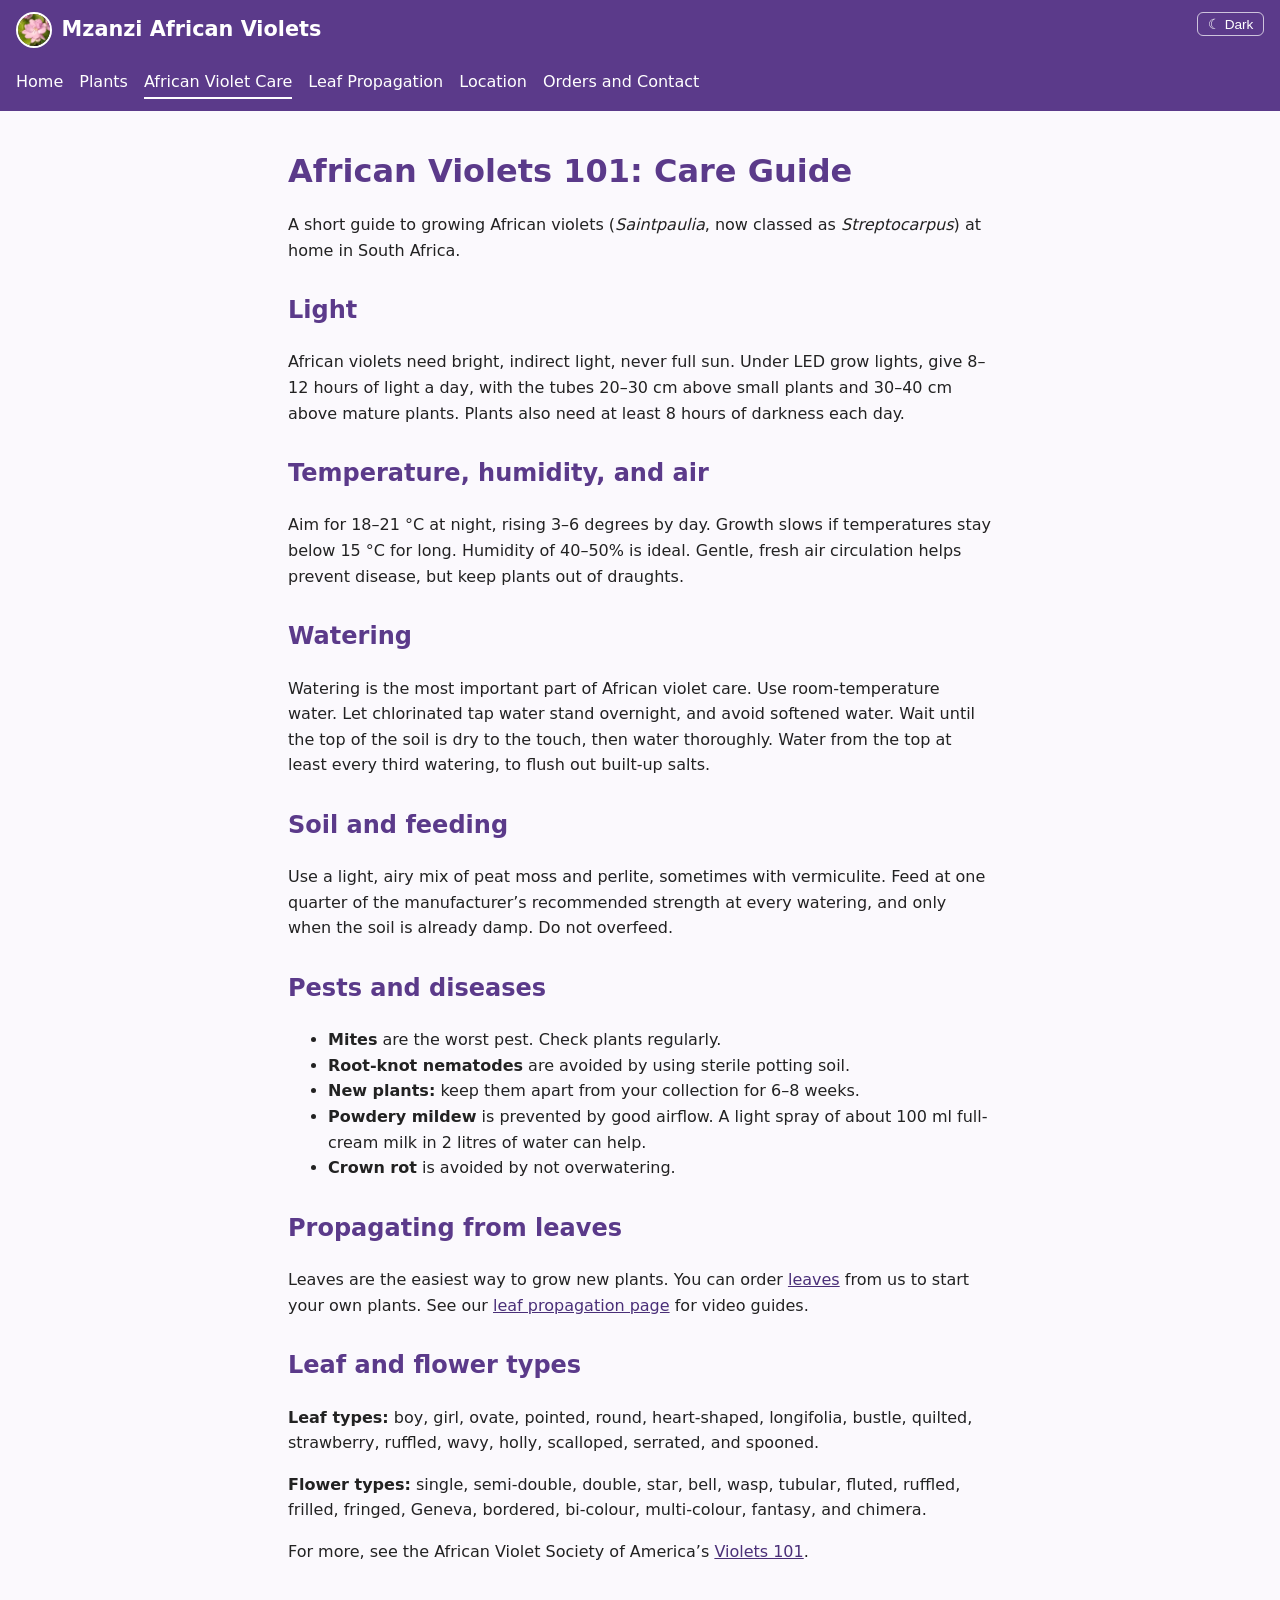
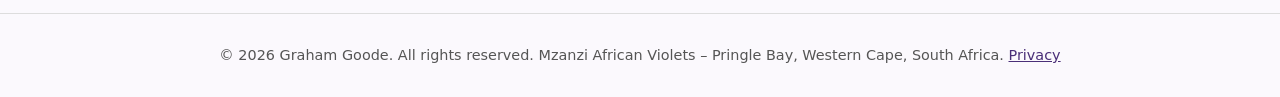
<file: care.html>
<!DOCTYPE html>
<html lang="en-ZA">
<head>
<meta charset="utf-8">
<meta name="viewport" content="width=device-width, initial-scale=1">
<title>African Violets 101: Care Guide for South Africa | Mzanzi African Violets</title>
<meta name="description" content="How to grow African violets in South Africa: light, watering, temperature, feeding, and propagating from leaves. From a Western Cape grower.">
<link rel="canonical" href="https://grahamgk2.github.io/MzanziAfricanViolets/care.html">
<meta name="color-scheme" content="light dark">
<link rel="stylesheet" href="css/style.css?v=3">
<script src="js/theme.js"></script>
<script src="js/basket.js?v=3" defer></script>
<link rel="icon" href="favicon.ico" sizes="48x48">
<link rel="icon" href="icons/icon-192.png" type="image/png" sizes="192x192">
<link rel="apple-touch-icon" href="icons/apple-touch-icon.png">
<meta property="og:title" content="African Violets 101: Care Guide for South Africa | Mzanzi African Violets">
<meta property="og:description" content="How to grow African violets in South Africa: light, watering, temperature, feeding, and propagating from leaves. From a Western Cape grower.">
<meta property="og:type" content="website">
<meta property="og:locale" content="en_ZA">
<meta property="og:image" content="https://grahamgk2.github.io/MzanziAfricanViolets/images/hero.jpg">
<meta name="twitter:card" content="summary_large_image">
</head>
<body>
<header class="site-header">
<p class="brand"><a href="index.html"><img src="icons/logo-72.png" alt="" width="36" height="36">Mzanzi African Violets</a></p>
<nav aria-label="Main"><a href="index.html">Home</a><a href="plants.html">Plants</a><a href="care.html" aria-current="page">African Violet Care</a><a href="propagation.html">Leaf Propagation</a><a href="location.html">Location</a><a href="contact.html">Orders and Contact</a></nav>
</header>
<main>
<h1>African Violets 101: Care Guide</h1>
<p>A short guide to growing African violets (<em>Saintpaulia</em>, now classed as <em>Streptocarpus</em>) at home in South Africa.</p>
<h2>Light</h2>
<p>African violets need bright, indirect light, never full sun. Under LED grow lights, give 8&ndash;12 hours of light a day, with the tubes 20&ndash;30&nbsp;cm above small plants and 30&ndash;40&nbsp;cm above mature plants. Plants also need at least 8 hours of darkness each day.</p>
<h2>Temperature, humidity, and air</h2>
<p>Aim for 18&ndash;21&nbsp;&deg;C at night, rising 3&ndash;6 degrees by day. Growth slows if temperatures stay below 15&nbsp;&deg;C for long. Humidity of 40&ndash;50% is ideal. Gentle, fresh air circulation helps prevent disease, but keep plants out of draughts.</p>
<h2>Watering</h2>
<p>Watering is the most important part of African violet care. Use room-temperature water. Let chlorinated tap water stand overnight, and avoid softened water. Wait until the top of the soil is dry to the touch, then water thoroughly. Water from the top at least every third watering, to flush out built-up salts.</p>
<h2>Soil and feeding</h2>
<p>Use a light, airy mix of peat moss and perlite, sometimes with vermiculite. Feed at one quarter of the manufacturer&rsquo;s recommended strength at every watering, and only when the soil is already damp. Do not overfeed.</p>
<h2>Pests and diseases</h2>
<ul>
<li><strong>Mites</strong> are the worst pest. Check plants regularly.</li>
<li><strong>Root-knot nematodes</strong> are avoided by using sterile potting soil.</li>
<li><strong>New plants:</strong> keep them apart from your collection for 6&ndash;8 weeks.</li>
<li><strong>Powdery mildew</strong> is prevented by good airflow. A light spray of about 100&nbsp;ml full-cream milk in 2 litres of water can help.</li>
<li><strong>Crown rot</strong> is avoided by not overwatering.</li>
</ul>
<h2>Propagating from leaves</h2>
<p>Leaves are the easiest way to grow new plants. You can order <a href="african-violets.html">leaves</a> from us to start your own plants. See our <a href="propagation.html">leaf propagation page</a> for video guides.</p>
<h2>Leaf and flower types</h2>
<p><strong>Leaf types:</strong> boy, girl, ovate, pointed, round, heart-shaped, longifolia, bustle, quilted, strawberry, ruffled, wavy, holly, scalloped, serrated, and spooned.</p>
<p><strong>Flower types:</strong> single, semi-double, double, star, bell, wasp, tubular, fluted, ruffled, frilled, fringed, Geneva, bordered, bi-colour, multi-colour, fantasy, and chimera.</p>
<p>For more, see the African Violet Society of America&rsquo;s <a href="https://africanvioletsocietyofamerica.org/learn/violets-101/" rel="noopener">Violets 101</a>.</p>
</main>
<footer>
<p>&copy; 2026 Graham Goode. All rights reserved. Mzanzi African Violets &ndash; Pringle Bay, Western Cape, South Africa. <a href="privacy.html">Privacy</a></p>
</footer>
</body>
</html>
</file>
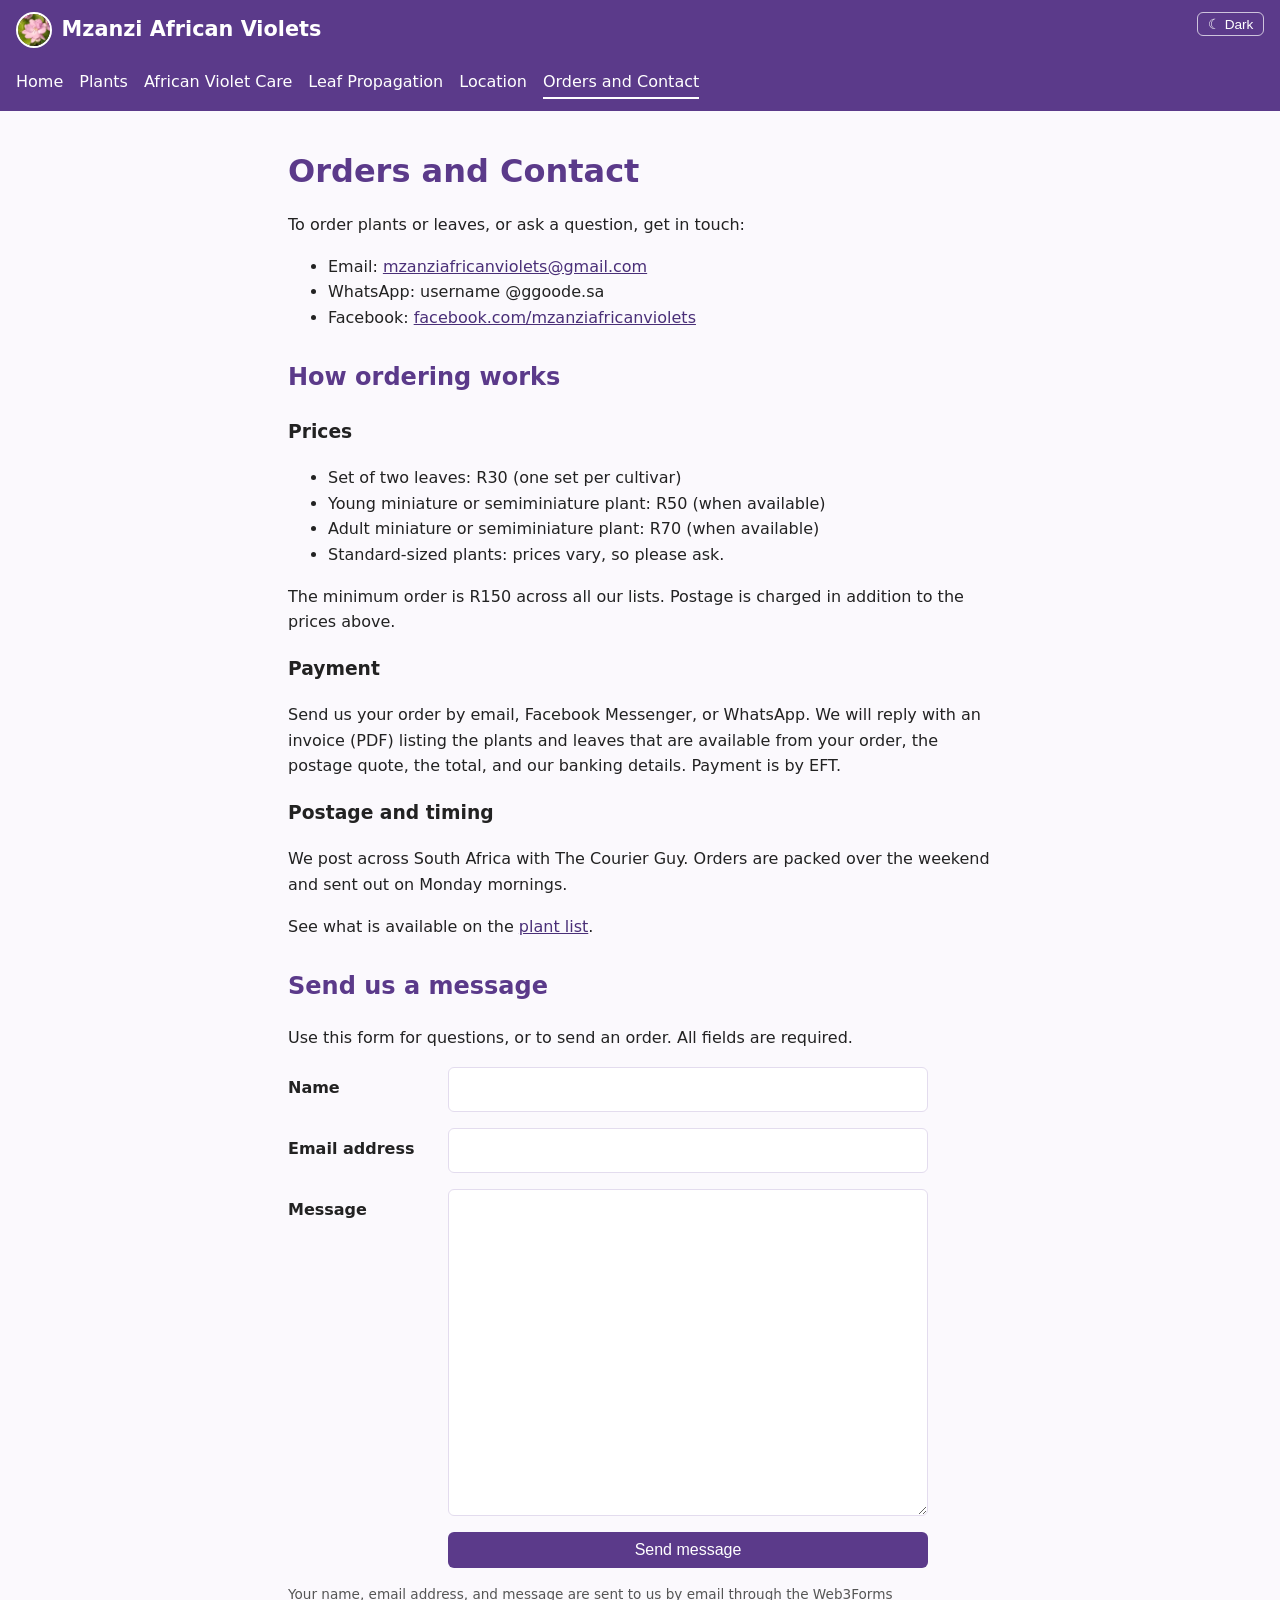
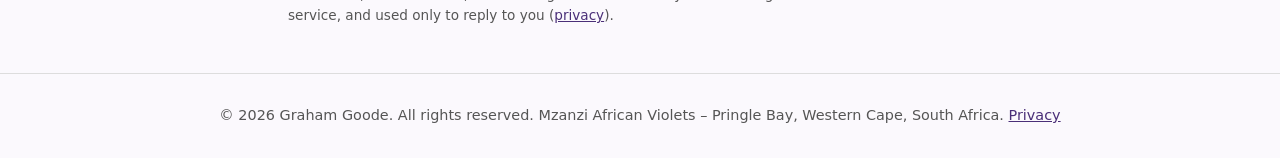
<file: contact.html>
<!DOCTYPE html>
<html lang="en-ZA">
<head>
<meta charset="utf-8">
<meta name="viewport" content="width=device-width, initial-scale=1">
<title>Order African Violets | Contact Mzanzi African Violets, Western Cape</title>
<meta name="description" content="Order African violets, streptocarpus, or leaves from Mzanzi African Violets in Pringle Bay, Western Cape. Contact details and ordering information.">
<link rel="canonical" href="https://grahamgk2.github.io/MzanziAfricanViolets/contact.html">
<meta name="color-scheme" content="light dark">
<link rel="stylesheet" href="css/style.css?v=3">
<script src="js/theme.js"></script>
<script src="js/basket.js?v=3" defer></script>
<link rel="icon" href="favicon.ico" sizes="48x48">
<link rel="icon" href="icons/icon-192.png" type="image/png" sizes="192x192">
<link rel="apple-touch-icon" href="icons/apple-touch-icon.png">
<meta property="og:title" content="Order African Violets | Contact Mzanzi African Violets, Western Cape">
<meta property="og:description" content="Order African violets, streptocarpus, or leaves from Mzanzi African Violets in Pringle Bay, Western Cape. Contact details and ordering information.">
<meta property="og:type" content="website">
<meta property="og:locale" content="en_ZA">
<meta property="og:image" content="https://grahamgk2.github.io/MzanziAfricanViolets/images/hero.jpg">
<meta name="twitter:card" content="summary_large_image">
</head>
<body>
<header class="site-header">
<p class="brand"><a href="index.html"><img src="icons/logo-72.png" alt="" width="36" height="36">Mzanzi African Violets</a></p>
<nav aria-label="Main"><a href="index.html">Home</a><a href="plants.html">Plants</a><a href="care.html">African Violet Care</a><a href="propagation.html">Leaf Propagation</a><a href="location.html">Location</a><a href="contact.html" aria-current="page">Orders and Contact</a></nav>
</header>
<main>
<h1>Orders and Contact</h1>
<p>To order plants or leaves, or ask a question, get in touch:</p>
<ul>
<li>Email: <a href="mailto:mzanziafricanviolets@gmail.com">mzanziafricanviolets@gmail.com</a></li>
<li>WhatsApp: username @ggoode.sa</li>
<li>Facebook: <a href="https://www.facebook.com/mzanziafricanviolets" rel="noopener">facebook.com/mzanziafricanviolets</a></li>
</ul>
<h2>How ordering works</h2>
<h3>Prices</h3>
<ul>
<li>Set of two leaves: R30 (one set per cultivar)</li>
<li>Young miniature or semiminiature plant: R50 (when available)</li>
<li>Adult miniature or semiminiature plant: R70 (when available)</li>
<li>Standard-sized plants: prices vary, so please ask.</li>
</ul>
<p>The minimum order is R150 across all our lists. Postage is charged in addition to the prices above.</p>
<h3>Payment</h3>
<p>Send us your order by email, Facebook Messenger, or WhatsApp. We will reply with an invoice (PDF) listing the plants and leaves that are available from your order, the postage quote, the total, and our banking details. Payment is by EFT.</p>
<h3>Postage and timing</h3>
<p>We post across South Africa with The Courier Guy. Orders are packed over the weekend and sent out on Monday mornings.</p>
<p>See what is available on the <a href="plants.html">plant list</a>.</p>
<h2 id="contact-form">Send us a message</h2>
<p>Use this form for questions, or to send an order. All fields are required.</p>
<form id="contact" action="https://api.web3forms.com/submit" method="POST" data-key="ae42bc97-b895-4a9b-8526-46b652c92766">
<input type="hidden" name="access_key" value="ae42bc97-b895-4a9b-8526-46b652c92766">
<input type="hidden" name="subject" value="Message from the Mzanzi African Violets website">
<input type="hidden" name="from_name" value="Mzanzi African Violets website">
<input type="checkbox" name="botcheck" class="hp" tabindex="-1" autocomplete="off" aria-hidden="true">
<div class="row"><label for="f-name">Name</label><input id="f-name" name="name" type="text" required autocomplete="name" maxlength="100"></div>
<div class="row"><label for="f-email">Email address</label><input id="f-email" name="email" type="email" required autocomplete="email" maxlength="200" pattern="[^@\s]+@[^@\s]+\.[^@\s]{2,}" title="Please enter a full email address, like name@example.com"></div>
<div class="row"><label for="f-msg">Message</label><textarea id="f-msg" name="message" rows="12" required maxlength="5000"></textarea></div>
<div class="row"><span></span><button type="submit" class="btn">Send message</button></div>
<p id="form-status" role="status" aria-live="polite"></p>
<p class="small">Your name, email address, and message are sent to us by email through the Web3Forms service, and used only to reply to you (<a href="privacy.html">privacy</a>).</p>
</form>
<script src="js/contact.js?v=3"></script>
</main>
<footer>
<p>&copy; 2026 Graham Goode. All rights reserved. Mzanzi African Violets &ndash; Pringle Bay, Western Cape, South Africa. <a href="privacy.html">Privacy</a></p>
</footer>
</body>
</html>
</file>
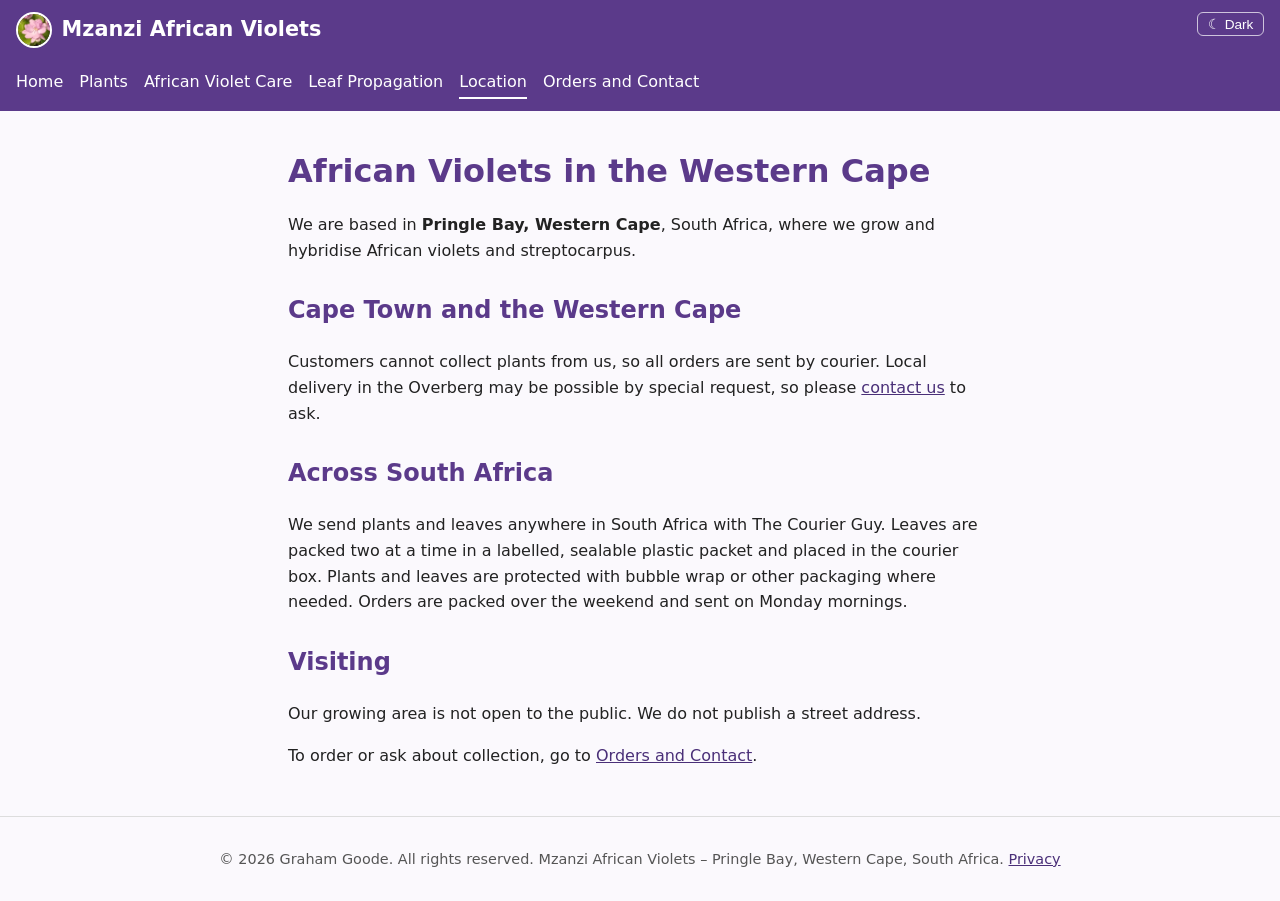
<file: location.html>
<!DOCTYPE html>
<html lang="en-ZA">
<head>
<meta charset="utf-8">
<meta name="viewport" content="width=device-width, initial-scale=1">
<title>African Violets Western Cape & Cape Town | Pringle Bay | Mzanzi African Violets</title>
<meta name="description" content="Mzanzi African Violets grows African violets in Pringle Bay, Western Cape. Find us, and see how we supply Cape Town and the rest of South Africa.">
<link rel="canonical" href="https://grahamgk2.github.io/MzanziAfricanViolets/location.html">
<meta name="color-scheme" content="light dark">
<link rel="stylesheet" href="css/style.css?v=3">
<script src="js/theme.js"></script>
<script src="js/basket.js?v=3" defer></script>
<link rel="icon" href="favicon.ico" sizes="48x48">
<link rel="icon" href="icons/icon-192.png" type="image/png" sizes="192x192">
<link rel="apple-touch-icon" href="icons/apple-touch-icon.png">
<meta property="og:title" content="African Violets Western Cape & Cape Town | Pringle Bay | Mzanzi African Violets">
<meta property="og:description" content="Mzanzi African Violets grows African violets in Pringle Bay, Western Cape. Find us, and see how we supply Cape Town and the rest of South Africa.">
<meta property="og:type" content="website">
<meta property="og:locale" content="en_ZA">
<meta property="og:image" content="https://grahamgk2.github.io/MzanziAfricanViolets/images/hero.jpg">
<meta name="twitter:card" content="summary_large_image">
</head>
<body>
<header class="site-header">
<p class="brand"><a href="index.html"><img src="icons/logo-72.png" alt="" width="36" height="36">Mzanzi African Violets</a></p>
<nav aria-label="Main"><a href="index.html">Home</a><a href="plants.html">Plants</a><a href="care.html">African Violet Care</a><a href="propagation.html">Leaf Propagation</a><a href="location.html" aria-current="page">Location</a><a href="contact.html">Orders and Contact</a></nav>
</header>
<main>
<h1>African Violets in the Western Cape</h1>
<p>We are based in <strong>Pringle Bay, Western Cape</strong>, South Africa, where we grow and hybridise African violets and streptocarpus.</p>
<h2>Cape Town and the Western Cape</h2>
<p>Customers cannot collect plants from us, so all orders are sent by courier. Local delivery in the Overberg may be possible by special request, so please <a href="contact.html">contact us</a> to ask.</p>
<h2>Across South Africa</h2>
<p>We send plants and leaves anywhere in South Africa with The Courier Guy. Leaves are packed two at a time in a labelled, sealable plastic packet and placed in the courier box. Plants and leaves are protected with bubble wrap or other packaging where needed. Orders are packed over the weekend and sent on Monday mornings.</p>
<h2>Visiting</h2>
<p>Our growing area is not open to the public. We do not publish a street address.</p>
<p>To order or ask about collection, go to <a href="contact.html">Orders and Contact</a>.</p>
</main>
<footer>
<p>&copy; 2026 Graham Goode. All rights reserved. Mzanzi African Violets &ndash; Pringle Bay, Western Cape, South Africa. <a href="privacy.html">Privacy</a></p>
</footer>
</body>
</html>
</file>
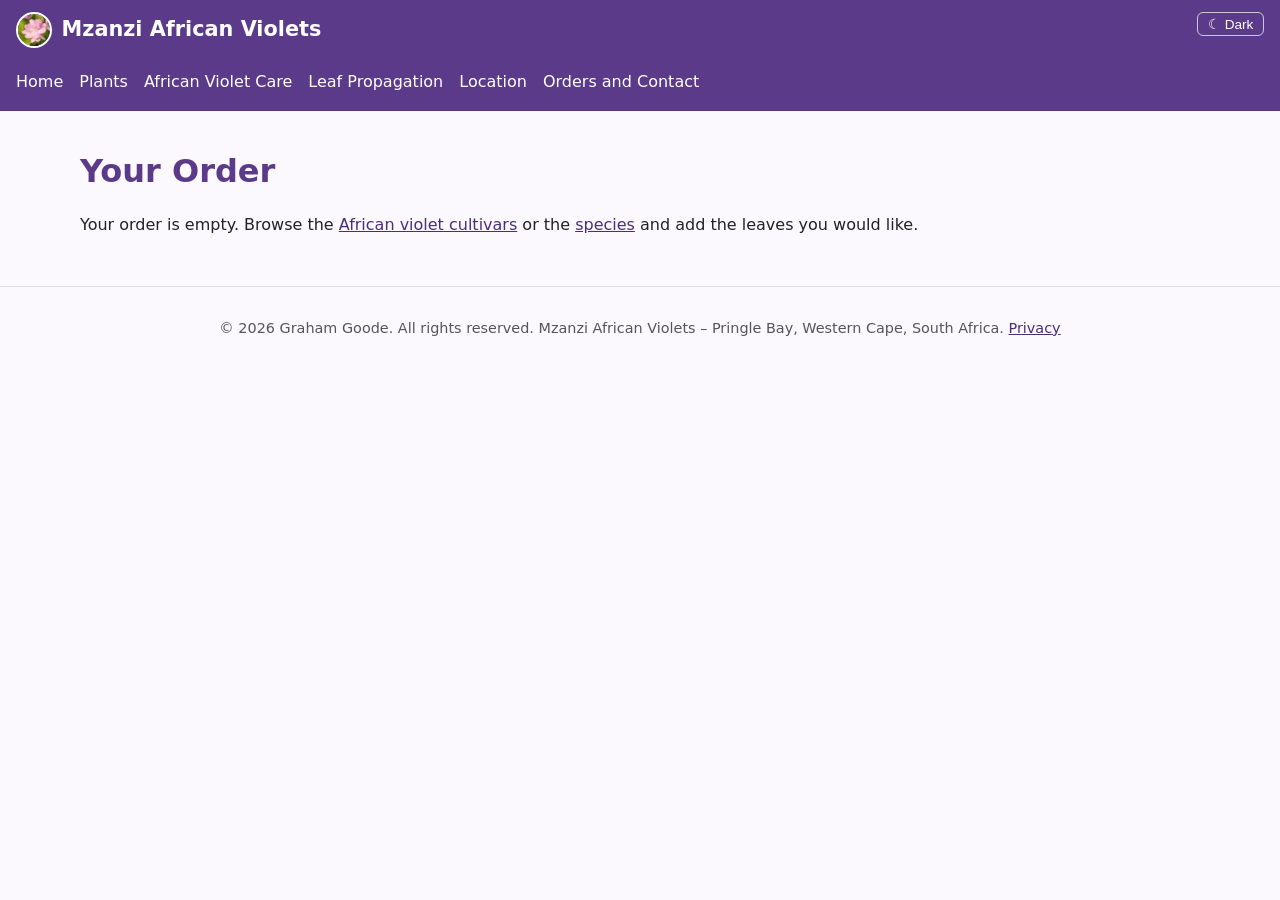
<file: order.html>
<!DOCTYPE html>
<html lang="en-ZA">
<head>
<meta charset="utf-8">
<meta name="viewport" content="width=device-width, initial-scale=1">
<title>Your Order | Mzanzi African Violets</title>
<meta name="description" content="Review and send your leaf order to Mzanzi African Violets.">
<link rel="canonical" href="https://grahamgk2.github.io/MzanziAfricanViolets/order.html">
<meta name="robots" content="noindex">
<meta name="color-scheme" content="light dark">
<link rel="stylesheet" href="css/style.css?v=3">
<script src="js/theme.js"></script>
<script src="js/basket.js?v=3" defer></script>
<link rel="icon" href="favicon.ico" sizes="48x48">
<link rel="icon" href="icons/icon-192.png" type="image/png" sizes="192x192">
<link rel="apple-touch-icon" href="icons/apple-touch-icon.png">
<meta property="og:title" content="Your Order | Mzanzi African Violets">
<meta property="og:description" content="Review and send your leaf order.">
<meta property="og:type" content="website">
<meta property="og:locale" content="en_ZA">
</head>
<body>
<header class="site-header">
<p class="brand"><a href="index.html"><img src="icons/logo-72.png" alt="" width="36" height="36">Mzanzi African Violets</a></p>
<nav aria-label="Main"><a href="index.html">Home</a><a href="plants.html">Plants</a><a href="care.html">African Violet Care</a><a href="propagation.html">Leaf Propagation</a><a href="location.html">Location</a><a href="contact.html">Orders and Contact</a></nav>
</header>
<main class="wide">
<h1>Your Order</h1>
<noscript><p>This page needs JavaScript. Please email your order to <a href="mailto:mzanziafricanviolets@gmail.com">mzanziafricanviolets@gmail.com</a> instead.</p></noscript>
<div id="op-empty" hidden>
<p>Your order is empty. Browse the <a href="african-violets.html">African violet cultivars</a> or the <a href="species.html">species</a> and add the leaves you would like.</p>
</div>
<div id="op-main" hidden>
<p>Check your order, then send it to us. We reply by email with an invoice that lists the leaves available from your order, the postage quote, the total, and our banking details. Payment is by EFT.</p>
<div id="op-lines" class="order-lines"></div>
<p id="op-total" class="tot"></p>
<p id="op-warn" class="warn" hidden></p>
<form id="orderform" action="https://api.web3forms.com/submit" method="POST">
<input type="hidden" name="access_key" value="ae42bc97-b895-4a9b-8526-46b652c92766">
<input type="checkbox" name="botcheck" class="hp" tabindex="-1" autocomplete="off" aria-hidden="true">
<div class="row"><label for="o-name">Name</label><input id="o-name" name="name" type="text" required autocomplete="name" maxlength="100"></div>
<div class="row"><label for="o-email">Email address</label><input id="o-email" name="email" type="email" required autocomplete="email" maxlength="200" pattern="[^@\s]+@[^@\s]+\.[^@\s]{2,}" title="Please enter a full email address, like name@example.com"></div>
<div class="row"><label for="o-phone">Phone number</label><input id="o-phone" name="phone" type="tel" required autocomplete="tel" maxlength="30"></div>
<div class="row"><label for="o-town">Delivery town</label><input id="o-town" name="town" type="text" required autocomplete="address-level2" maxlength="100"></div>
<div class="row"><span class="lab" id="dl-label">Courier delivery</span><div class="radios" role="radiogroup" aria-labelledby="dl-label"><label class="radio"><input type="radio" name="delivery" value="To my door address" required> To my door address</label><label class="radio"><input type="radio" name="delivery" value="To a courier locker"> To a locker</label></div></div>
<div class="row" id="dl-extra-row" hidden><label for="o-extra" id="dl-extra-label">Street address and suburb (optional)</label><input id="o-extra" name="extra" type="text" maxlength="200"></div>
<div class="row"><label for="o-notes">Notes (optional)</label><textarea id="o-notes" name="notes" rows="4" maxlength="2000"></textarea></div>
<div class="row"><span></span><div class="btn-grid"><button type="submit" id="op-send" class="btn">Send order</button><button type="button" id="op-copy" class="btn">Copy order text</button><button type="button" id="op-pdf" class="btn">Download PDF</button></div></div>
<div class="row"><span></span><div class="cancel-wrap"><button type="button" id="op-cancel" class="btn alt cancel">Cancel order</button></div></div>
<p id="op-status" role="status" aria-live="polite" class="status"></p>
<p class="small">Your order details are sent to us by email through the Web3Forms service and used only to reply to you and send your order (<a href="privacy.html">privacy</a>). The PDF is made on your own device. Prices exclude postage. You can also paste the copied text into WhatsApp (@ggoode.sa) or Facebook Messenger.</p>
</form>
</div>
<div id="op-done" hidden>
<h2>Thank you!</h2>
<p>Your order has been sent. We will reply by email with an invoice. Keep a copy of your order below.</p>
<div id="done-lines" class="order-lines"></div>
<p id="done-total" class="tot"></p>
<div class="btn-grid done-grid"><button type="button" id="done-pdf" class="btn">Download PDF</button><button type="button" id="done-copy" class="btn">Copy order text</button><button type="button" id="done-print" class="btn">Print</button></div>
</div>
</main>
<script src="js/vendor/jspdf.umd.min.js" defer></script>
<script src="js/order-page.js?v=4" defer></script>
<footer>
<p>&copy; 2026 Graham Goode. All rights reserved. Mzanzi African Violets &ndash; Pringle Bay, Western Cape, South Africa. <a href="privacy.html">Privacy</a></p>
</footer>
</body>
</html>
</file>
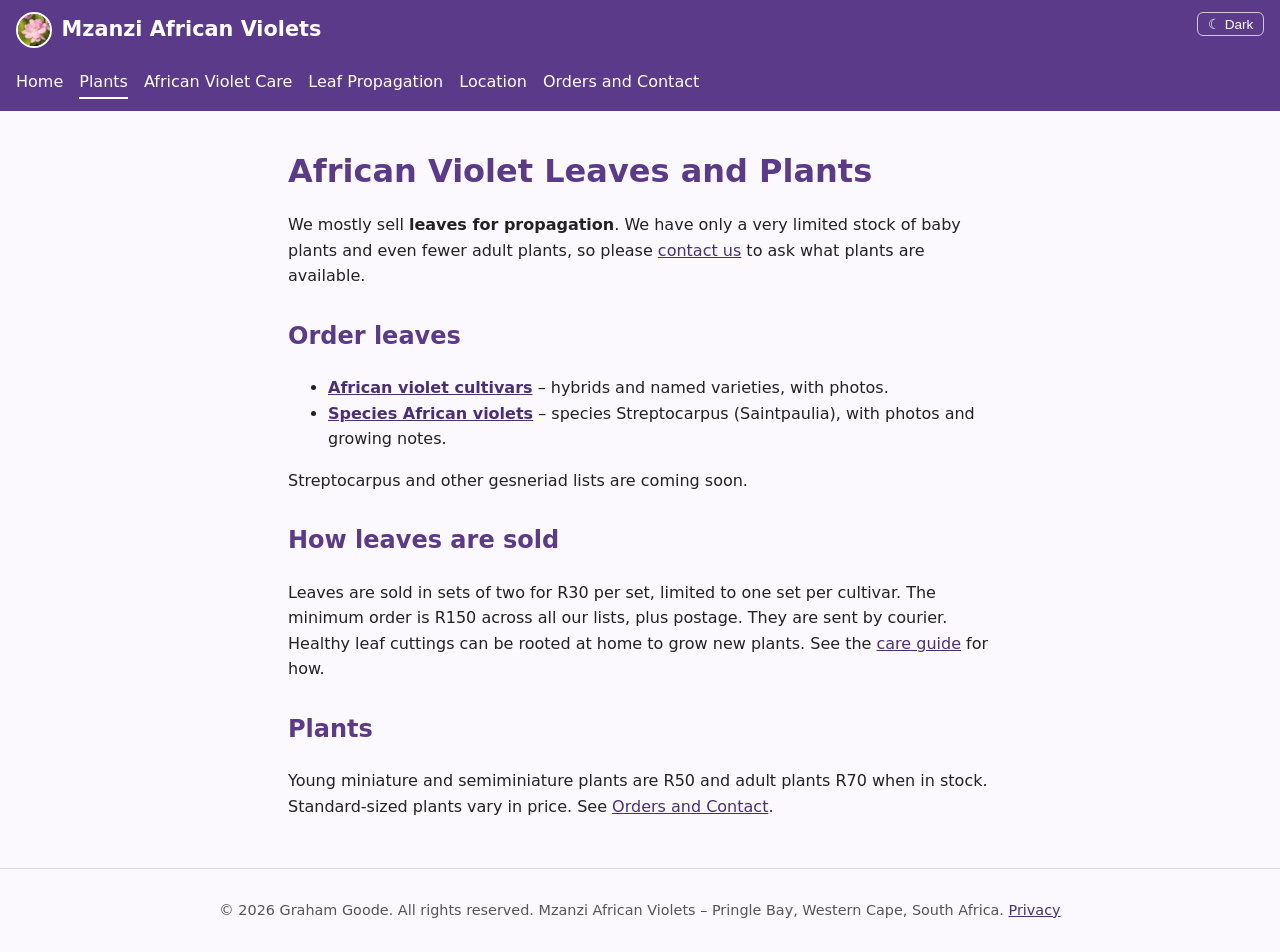
<file: plants.html>
<!DOCTYPE html>
<html lang="en-ZA">
<head>
<meta charset="utf-8">
<meta name="viewport" content="width=device-width, initial-scale=1">
<title>African Violets for Sale South Africa | Plant List | Mzanzi African Violets</title>
<meta name="description" content="African violet and species leaves for propagation from Mzanzi African Violets in the Western Cape, with limited plants. Courier delivery across South Africa.">
<link rel="canonical" href="https://grahamgk2.github.io/MzanziAfricanViolets/plants.html">
<meta name="color-scheme" content="light dark">
<link rel="stylesheet" href="css/style.css?v=3">
<script src="js/theme.js"></script>
<script src="js/basket.js?v=3" defer></script>
<link rel="icon" href="favicon.ico" sizes="48x48">
<link rel="icon" href="icons/icon-192.png" type="image/png" sizes="192x192">
<link rel="apple-touch-icon" href="icons/apple-touch-icon.png">
<meta property="og:title" content="African Violets for Sale South Africa | Plant List | Mzanzi African Violets">
<meta property="og:description" content="African violet and species leaves for propagation from Mzanzi African Violets in the Western Cape, with limited plants. Courier delivery across South Africa.">
<meta property="og:type" content="website">
<meta property="og:locale" content="en_ZA">
<meta property="og:image" content="https://grahamgk2.github.io/MzanziAfricanViolets/images/hero.jpg">
<meta name="twitter:card" content="summary_large_image">
</head>
<body>
<header class="site-header">
<p class="brand"><a href="index.html"><img src="icons/logo-72.png" alt="" width="36" height="36">Mzanzi African Violets</a></p>
<nav aria-label="Main"><a href="index.html">Home</a><a href="plants.html" aria-current="page">Plants</a><a href="care.html">African Violet Care</a><a href="propagation.html">Leaf Propagation</a><a href="location.html">Location</a><a href="contact.html">Orders and Contact</a></nav>
</header>
<main>
<h1>African Violet Leaves and Plants</h1>
<p>We mostly sell <strong>leaves for propagation</strong>. We have only a very limited stock of baby plants and even fewer adult plants, so please <a href="contact.html">contact us</a> to ask what plants are available.</p>
<h2>Order leaves</h2>
<ul>
<li><a href="african-violets.html"><strong>African violet cultivars</strong></a> &ndash; hybrids and named varieties, with photos.</li>
<li><a href="species.html"><strong>Species African violets</strong></a> &ndash; species Streptocarpus (Saintpaulia), with photos and growing notes.</li>
</ul>
<p>Streptocarpus and other gesneriad lists are coming soon.</p>
<h2>How leaves are sold</h2>
<p>Leaves are sold in sets of two for R30 per set, limited to one set per cultivar. The minimum order is R150 across all our lists, plus postage. They are sent by courier. Healthy leaf cuttings can be rooted at home to grow new plants. See the <a href="care.html">care guide</a> for how.</p>
<h2>Plants</h2>
<p>Young miniature and semiminiature plants are R50 and adult plants R70 when in stock. Standard-sized plants vary in price. See <a href="contact.html">Orders and Contact</a>.</p>
</main>
<footer>
<p>&copy; 2026 Graham Goode. All rights reserved. Mzanzi African Violets &ndash; Pringle Bay, Western Cape, South Africa. <a href="privacy.html">Privacy</a></p>
</footer>
</body>
</html>
</file>
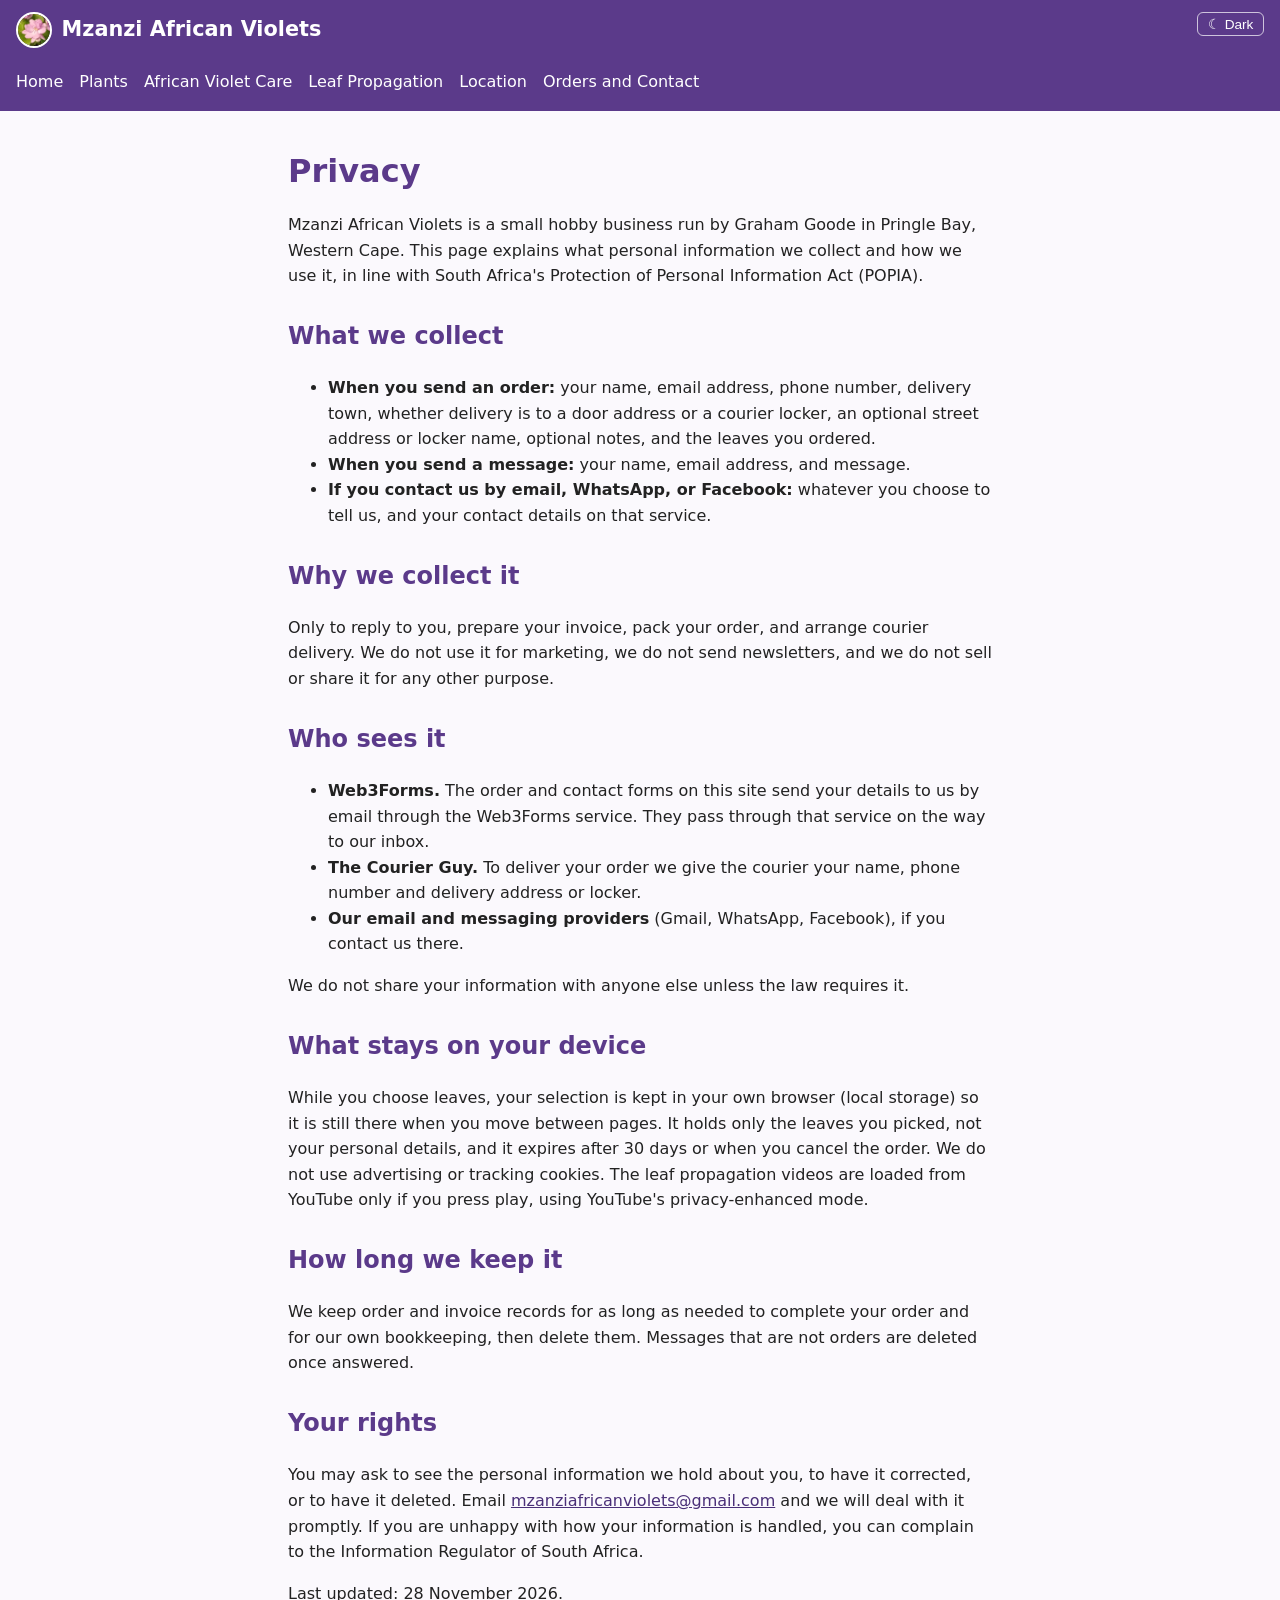
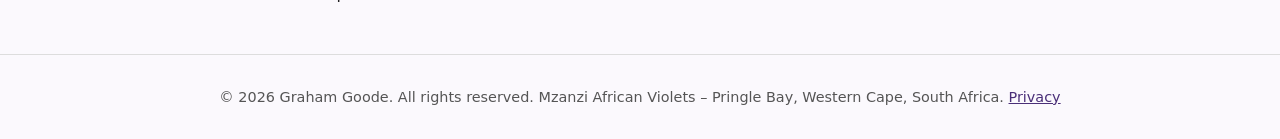
<file: privacy.html>
<!DOCTYPE html>
<html lang="en-ZA">
<head>
<meta charset="utf-8">
<meta name="viewport" content="width=device-width, initial-scale=1">
<title>Privacy | Mzanzi African Violets</title>
<meta name="description" content="How Mzanzi African Violets handles the personal information you send us when you place an order or send a message.">
<link rel="canonical" href="https://grahamgk2.github.io/MzanziAfricanViolets/privacy.html">
<meta name="color-scheme" content="light dark">
<link rel="stylesheet" href="css/style.css?v=3">
<script src="js/theme.js"></script>
<script src="js/basket.js?v=3" defer></script>
<link rel="icon" href="favicon.ico" sizes="48x48">
<link rel="icon" href="icons/icon-192.png" type="image/png" sizes="192x192">
<link rel="apple-touch-icon" href="icons/apple-touch-icon.png">
<meta property="og:title" content="Privacy | Mzanzi African Violets">
<meta property="og:description" content="How Mzanzi African Violets handles the personal information you send us.">
<meta property="og:type" content="website">
<meta property="og:locale" content="en_ZA">
<meta property="og:image" content="https://grahamgk2.github.io/MzanziAfricanViolets/images/hero.jpg">
<meta name="twitter:card" content="summary_large_image">
</head>
<body>
<header class="site-header">
<p class="brand"><a href="index.html"><img src="icons/logo-72.png" alt="" width="36" height="36">Mzanzi African Violets</a></p>
<nav aria-label="Main"><a href="index.html">Home</a><a href="plants.html">Plants</a><a href="care.html">African Violet Care</a><a href="propagation.html">Leaf Propagation</a><a href="location.html">Location</a><a href="contact.html">Orders and Contact</a></nav>
</header>
<main>
<h1>Privacy</h1>
<p>Mzanzi African Violets is a small hobby business run by Graham Goode in Pringle Bay, Western Cape. This page explains what personal information we collect and how we use it, in line with South Africa's Protection of Personal Information Act (POPIA).</p>
<h2>What we collect</h2>
<ul>
<li><strong>When you send an order:</strong> your name, email address, phone number, delivery town, whether delivery is to a door address or a courier locker, an optional street address or locker name, optional notes, and the leaves you ordered.</li>
<li><strong>When you send a message:</strong> your name, email address, and message.</li>
<li><strong>If you contact us by email, WhatsApp, or Facebook:</strong> whatever you choose to tell us, and your contact details on that service.</li>
</ul>
<h2>Why we collect it</h2>
<p>Only to reply to you, prepare your invoice, pack your order, and arrange courier delivery. We do not use it for marketing, we do not send newsletters, and we do not sell or share it for any other purpose.</p>
<h2>Who sees it</h2>
<ul>
<li><strong>Web3Forms.</strong> The order and contact forms on this site send your details to us by email through the Web3Forms service. They pass through that service on the way to our inbox.</li>
<li><strong>The Courier Guy.</strong> To deliver your order we give the courier your name, phone number and delivery address or locker.</li>
<li><strong>Our email and messaging providers</strong> (Gmail, WhatsApp, Facebook), if you contact us there.</li>
</ul>
<p>We do not share your information with anyone else unless the law requires it.</p>
<h2>What stays on your device</h2>
<p>While you choose leaves, your selection is kept in your own browser (local storage) so it is still there when you move between pages. It holds only the leaves you picked, not your personal details, and it expires after 30 days or when you cancel the order. We do not use advertising or tracking cookies. The leaf propagation videos are loaded from YouTube only if you press play, using YouTube's privacy-enhanced mode.</p>
<h2>How long we keep it</h2>
<p>We keep order and invoice records for as long as needed to complete your order and for our own bookkeeping, then delete them. Messages that are not orders are deleted once answered.</p>
<h2>Your rights</h2>
<p>You may ask to see the personal information we hold about you, to have it corrected, or to have it deleted. Email <a href="mailto:mzanziafricanviolets@gmail.com">mzanziafricanviolets@gmail.com</a> and we will deal with it promptly. If you are unhappy with how your information is handled, you can complain to the Information Regulator of South Africa.</p>
<p>Last updated: 28 November 2026.</p>
</main>
<footer>
<p>&copy; 2026 Graham Goode. All rights reserved. Mzanzi African Violets &ndash; Pringle Bay, Western Cape, South Africa. <a href="privacy.html">Privacy</a></p>
</footer>
</body>
</html>
</file>
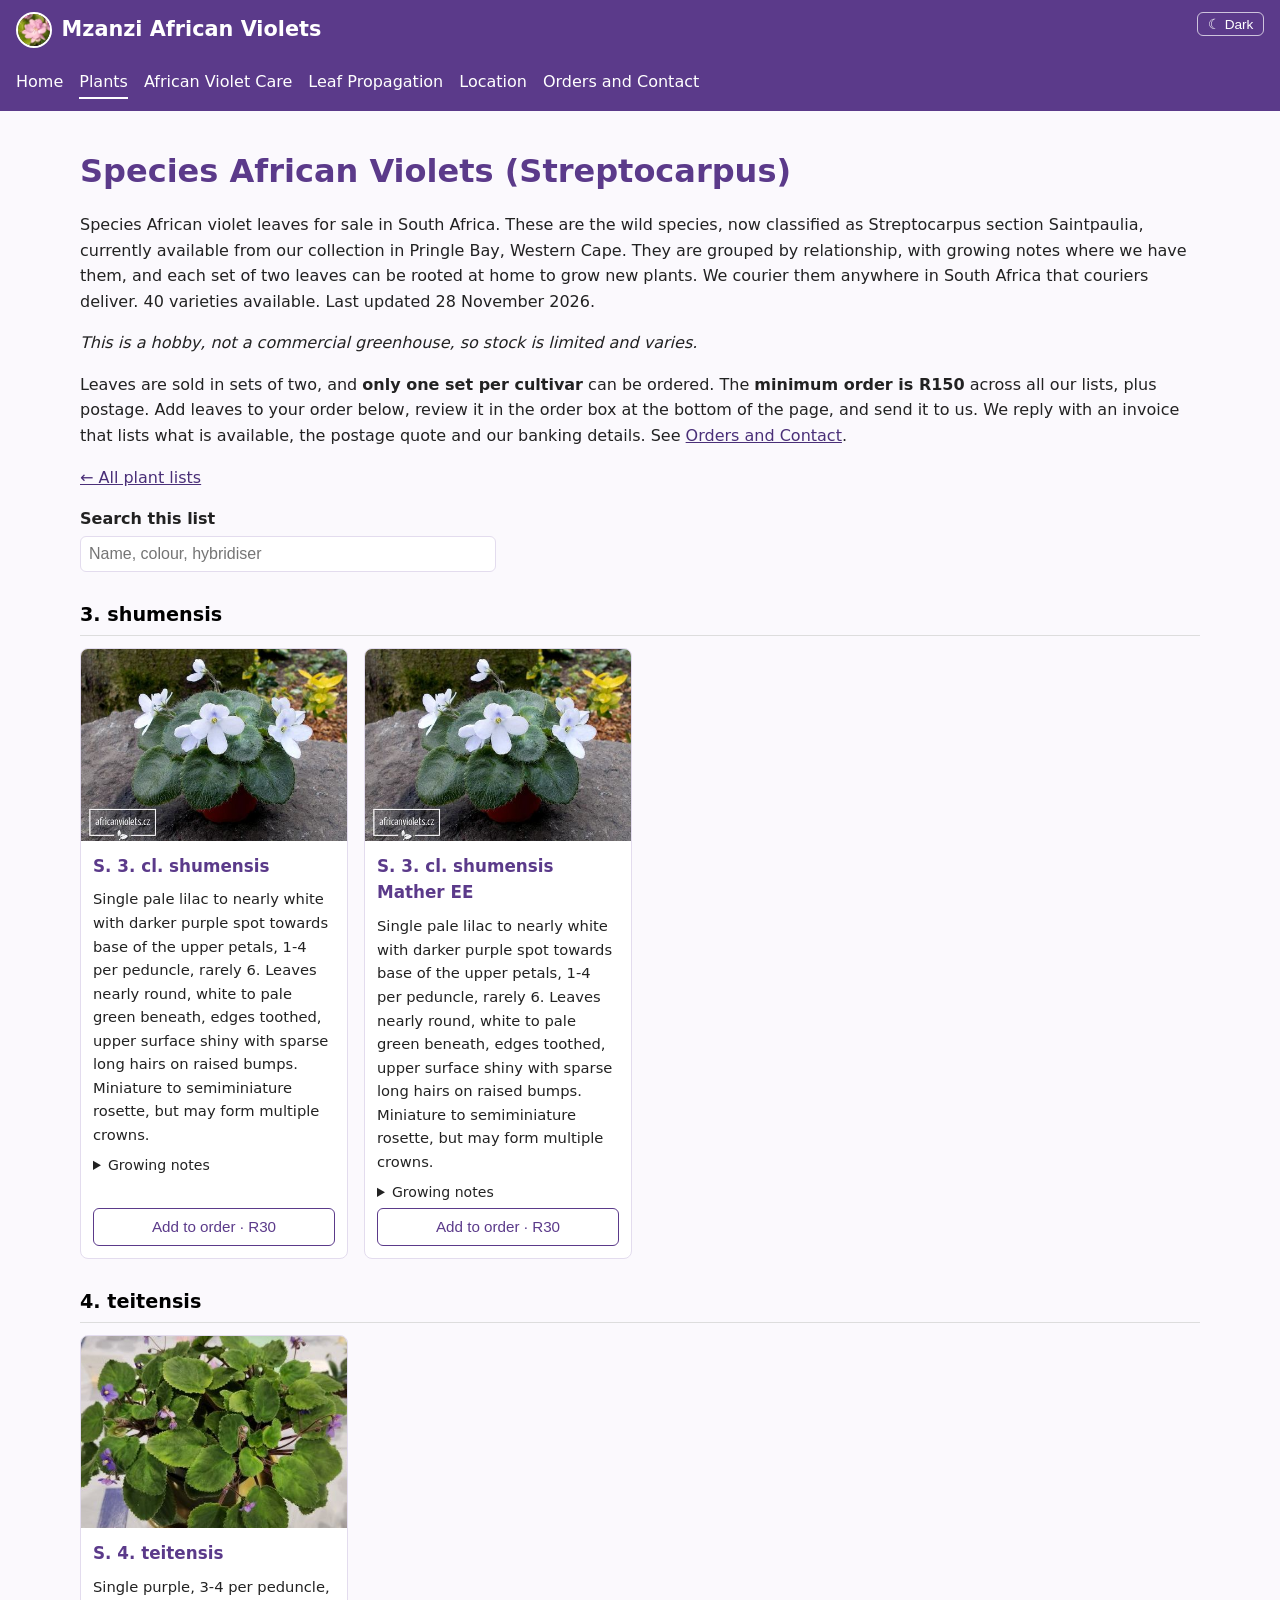
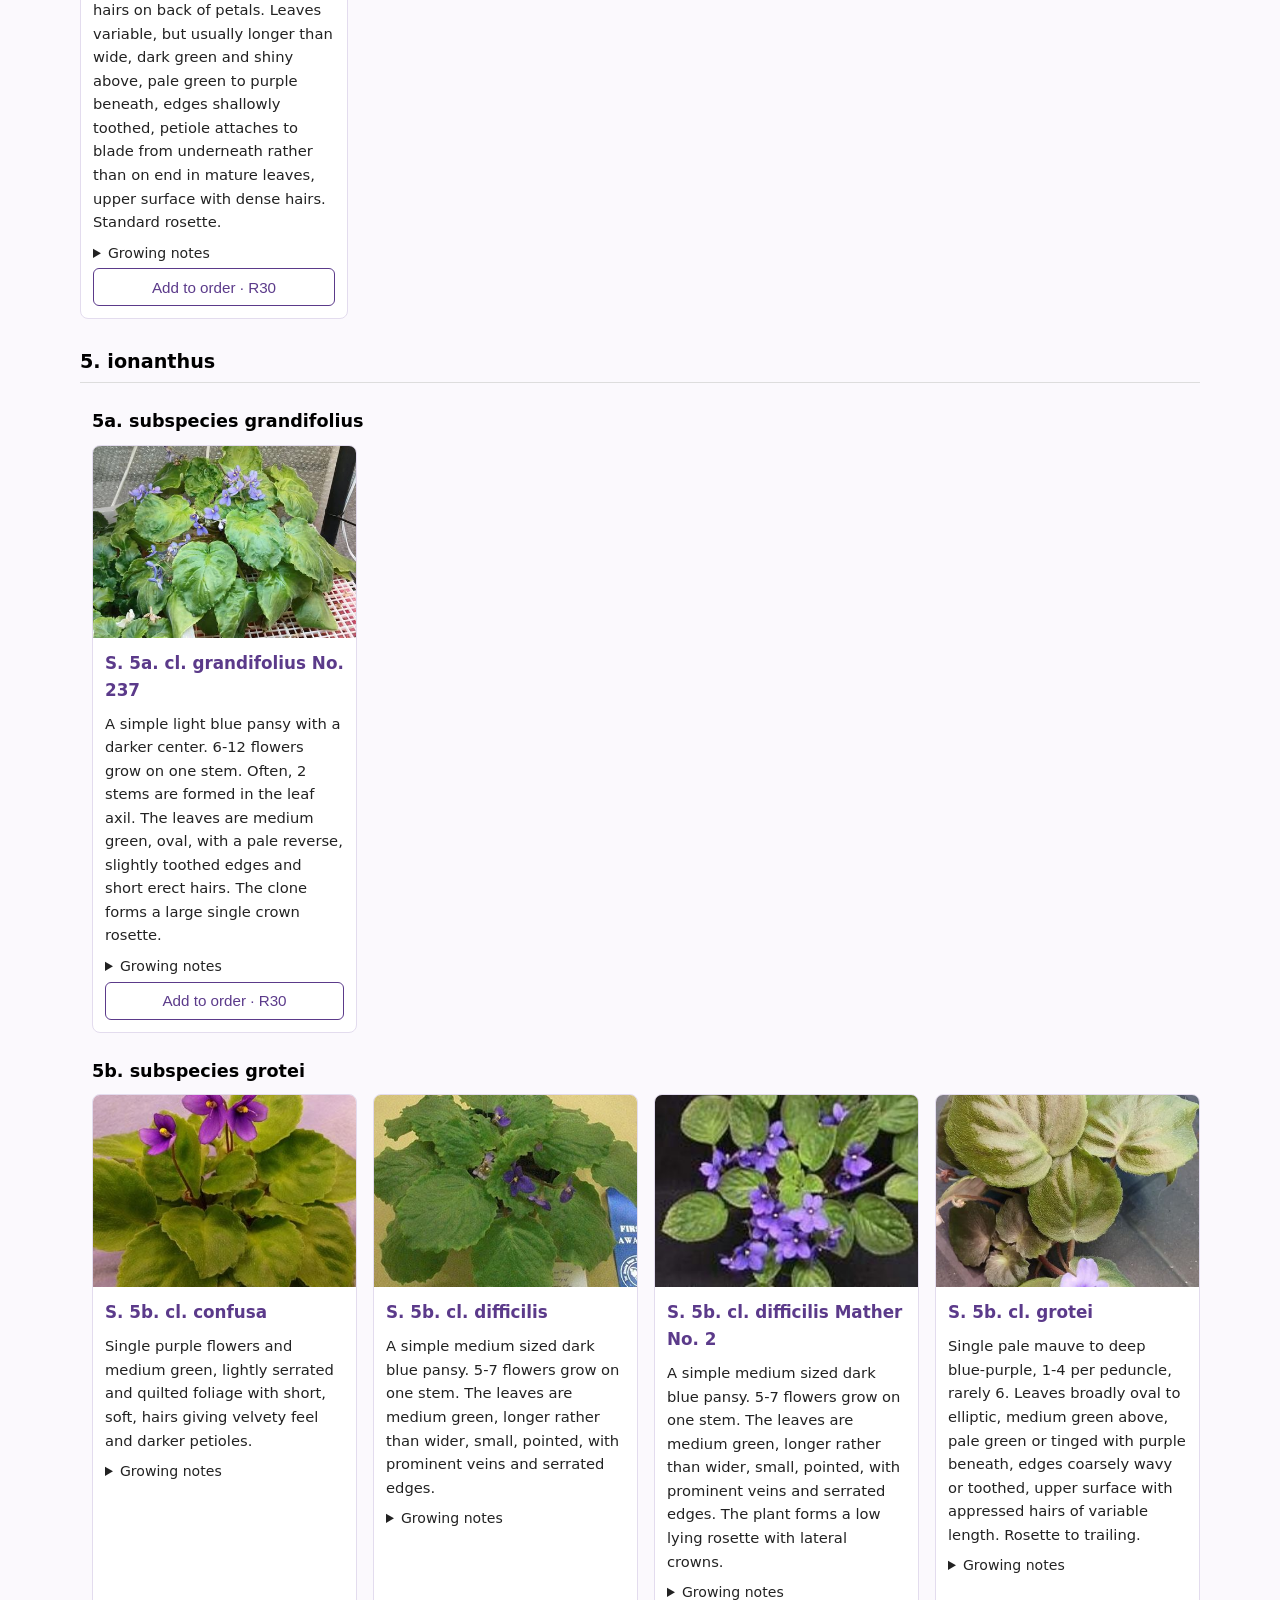
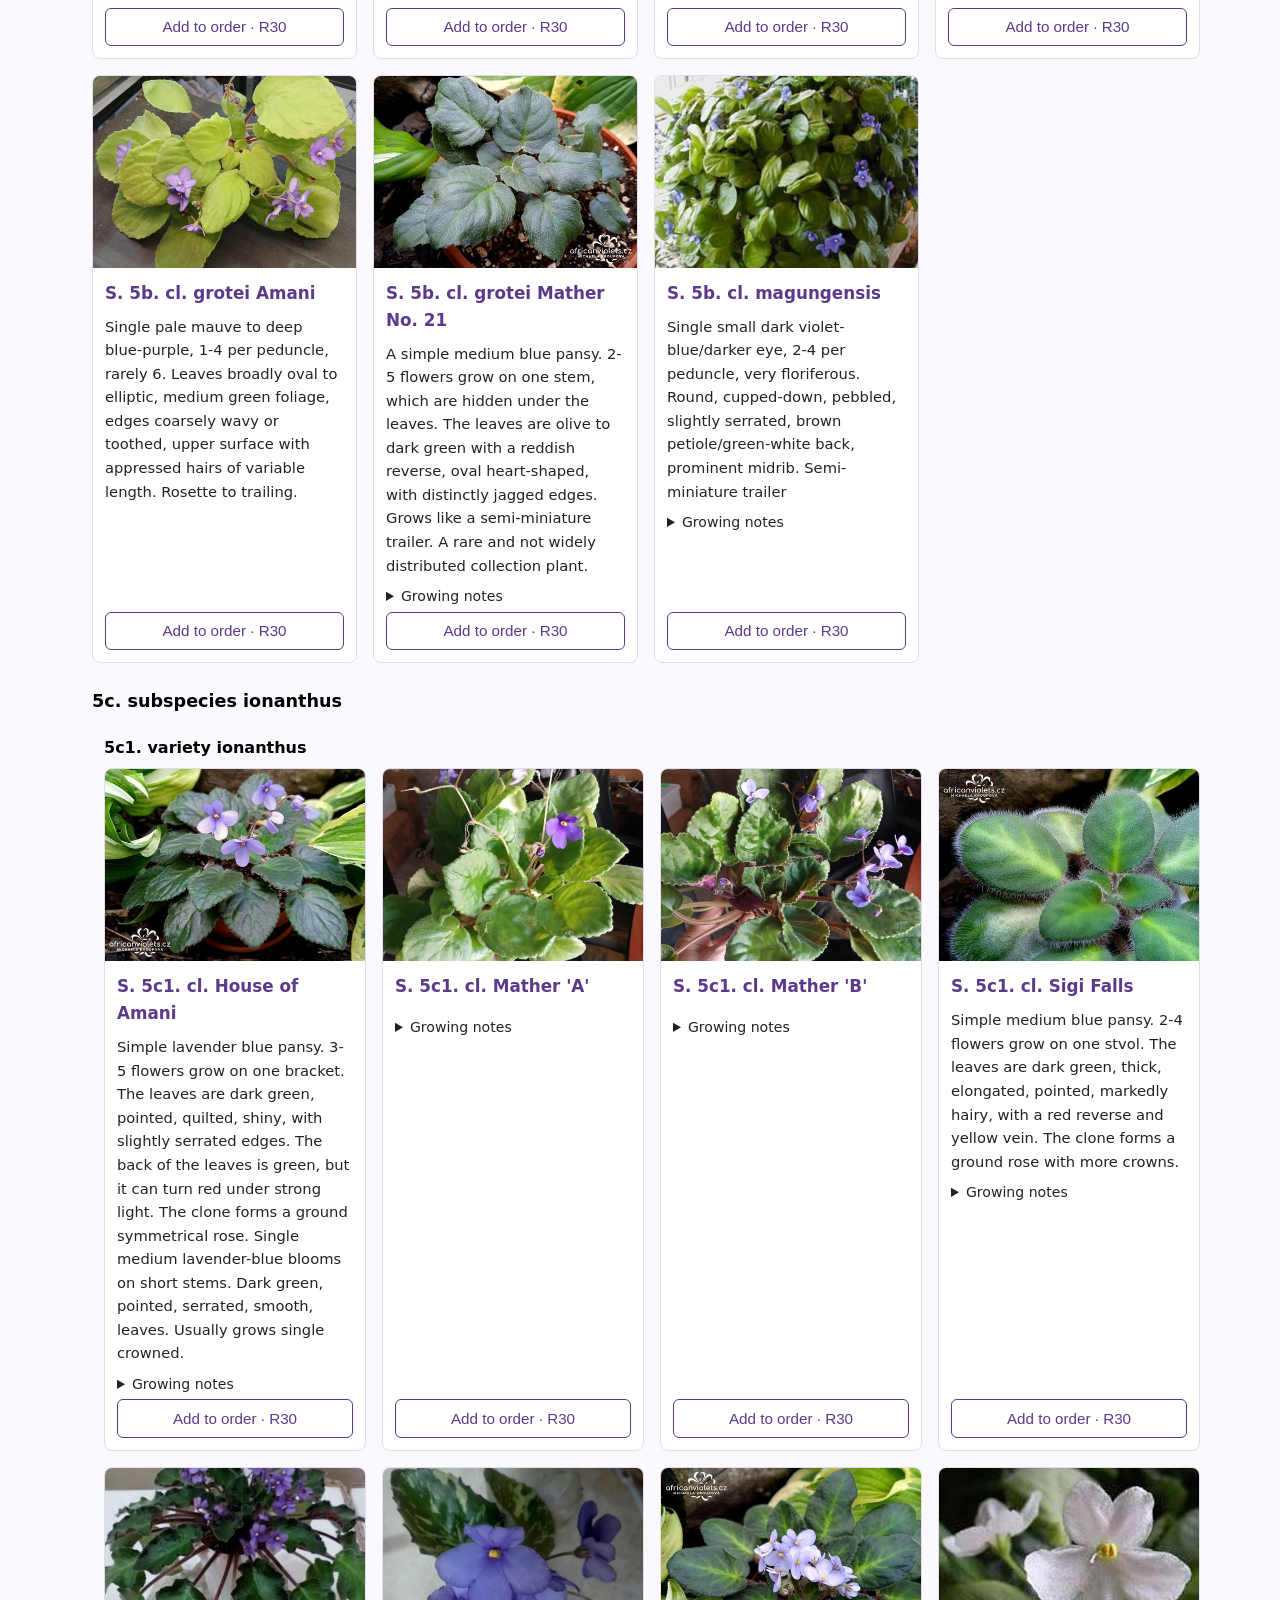
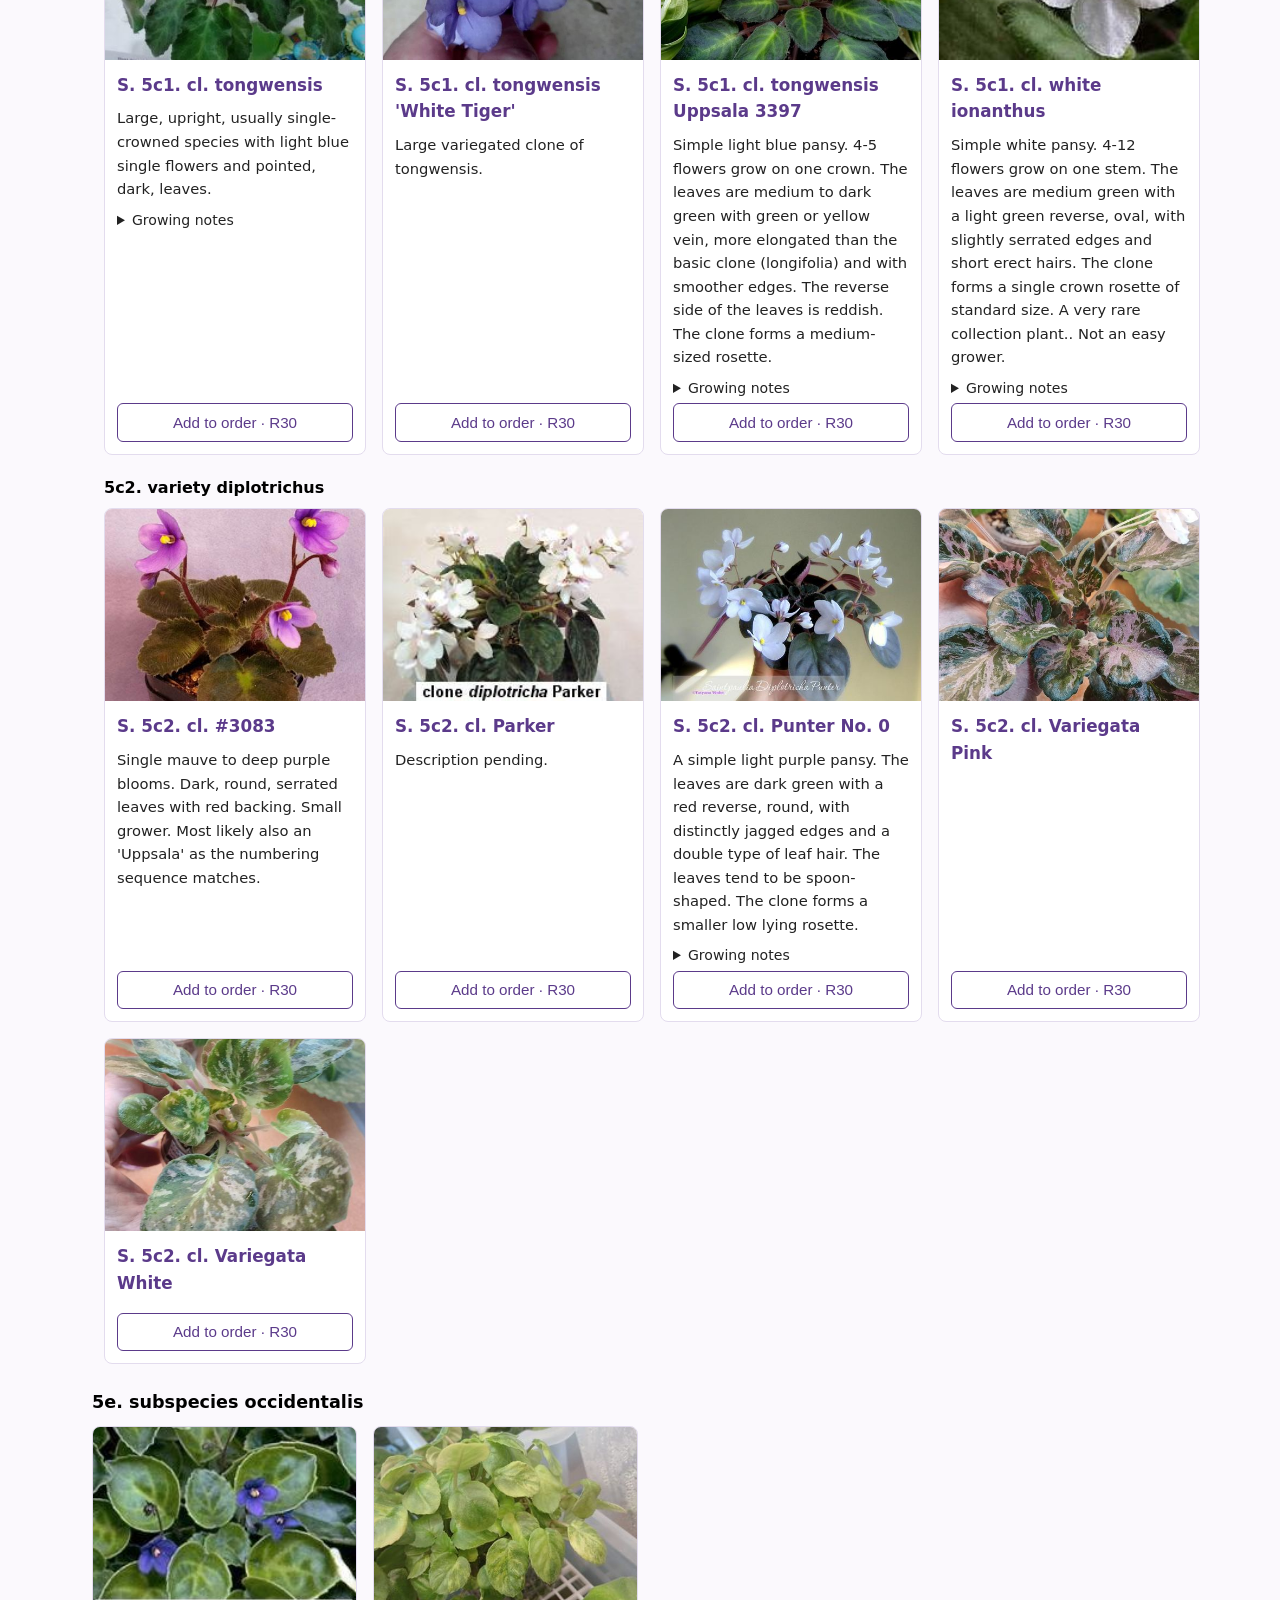
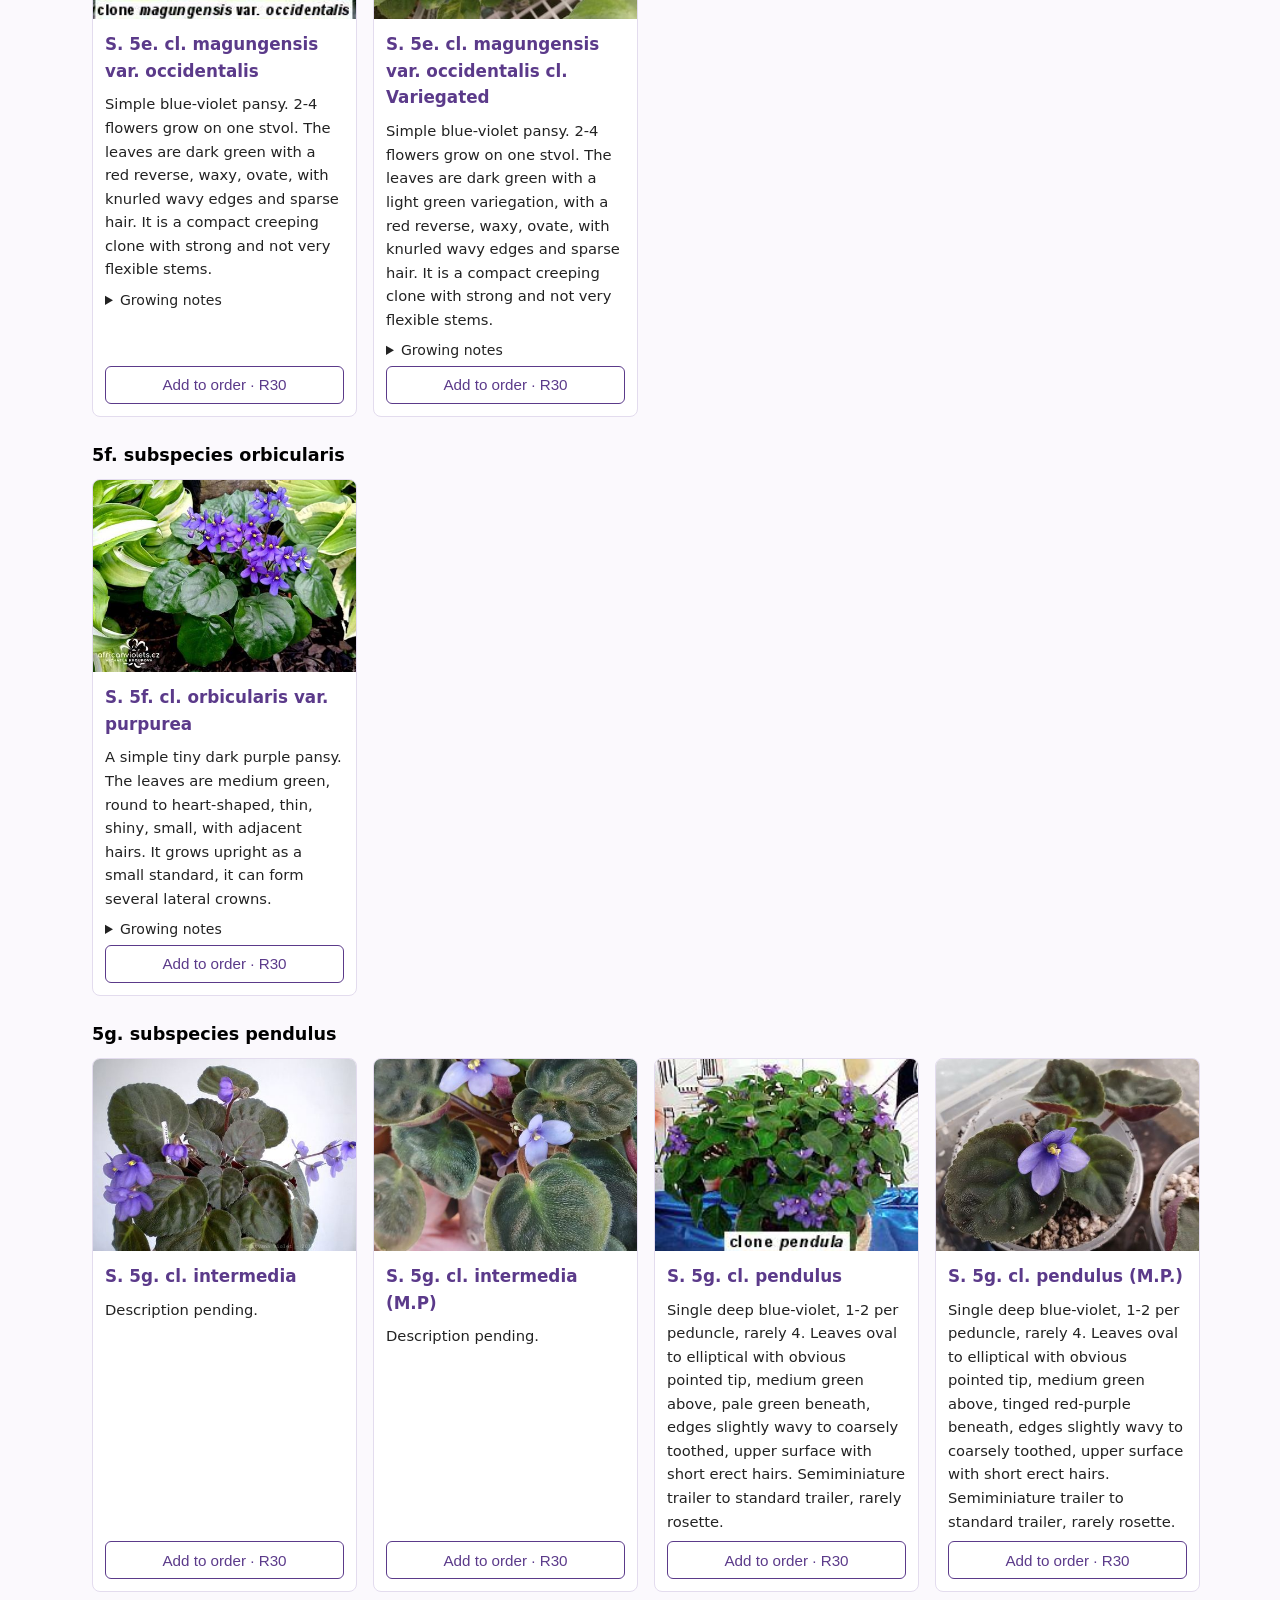
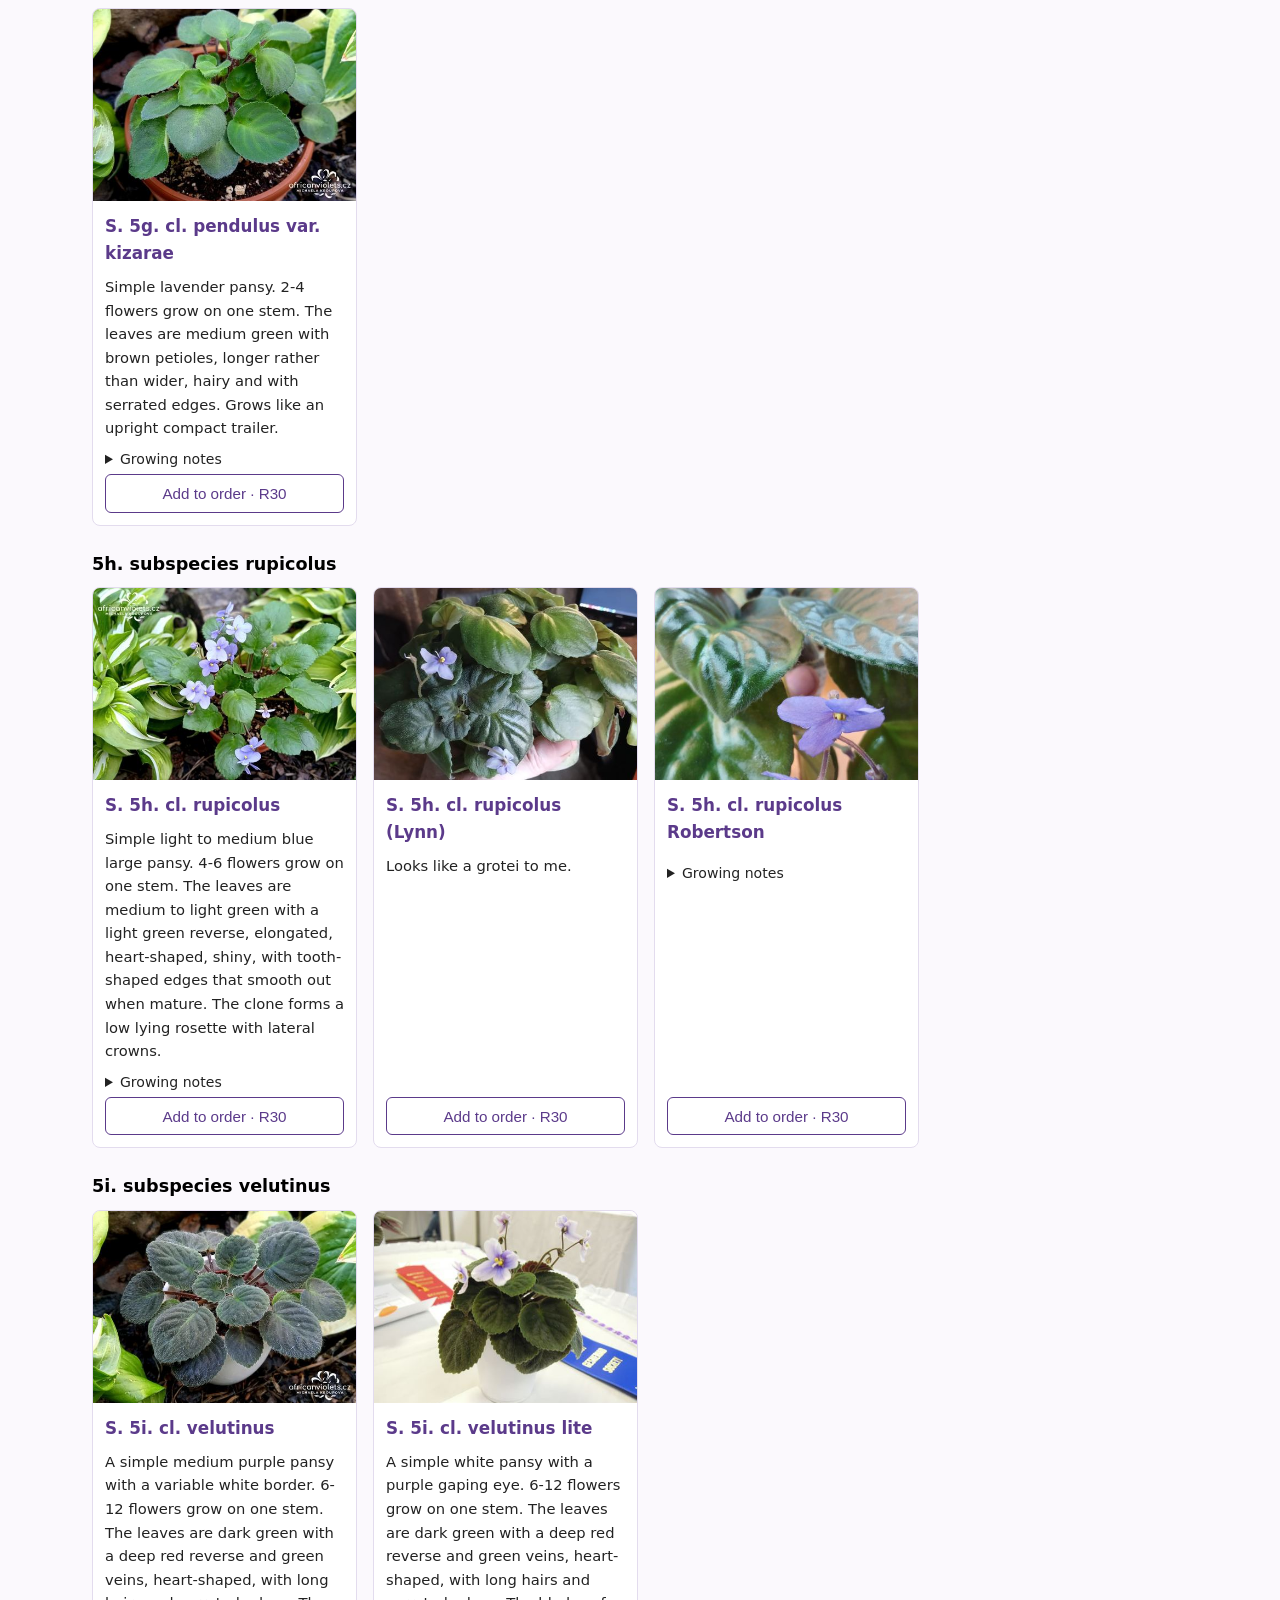
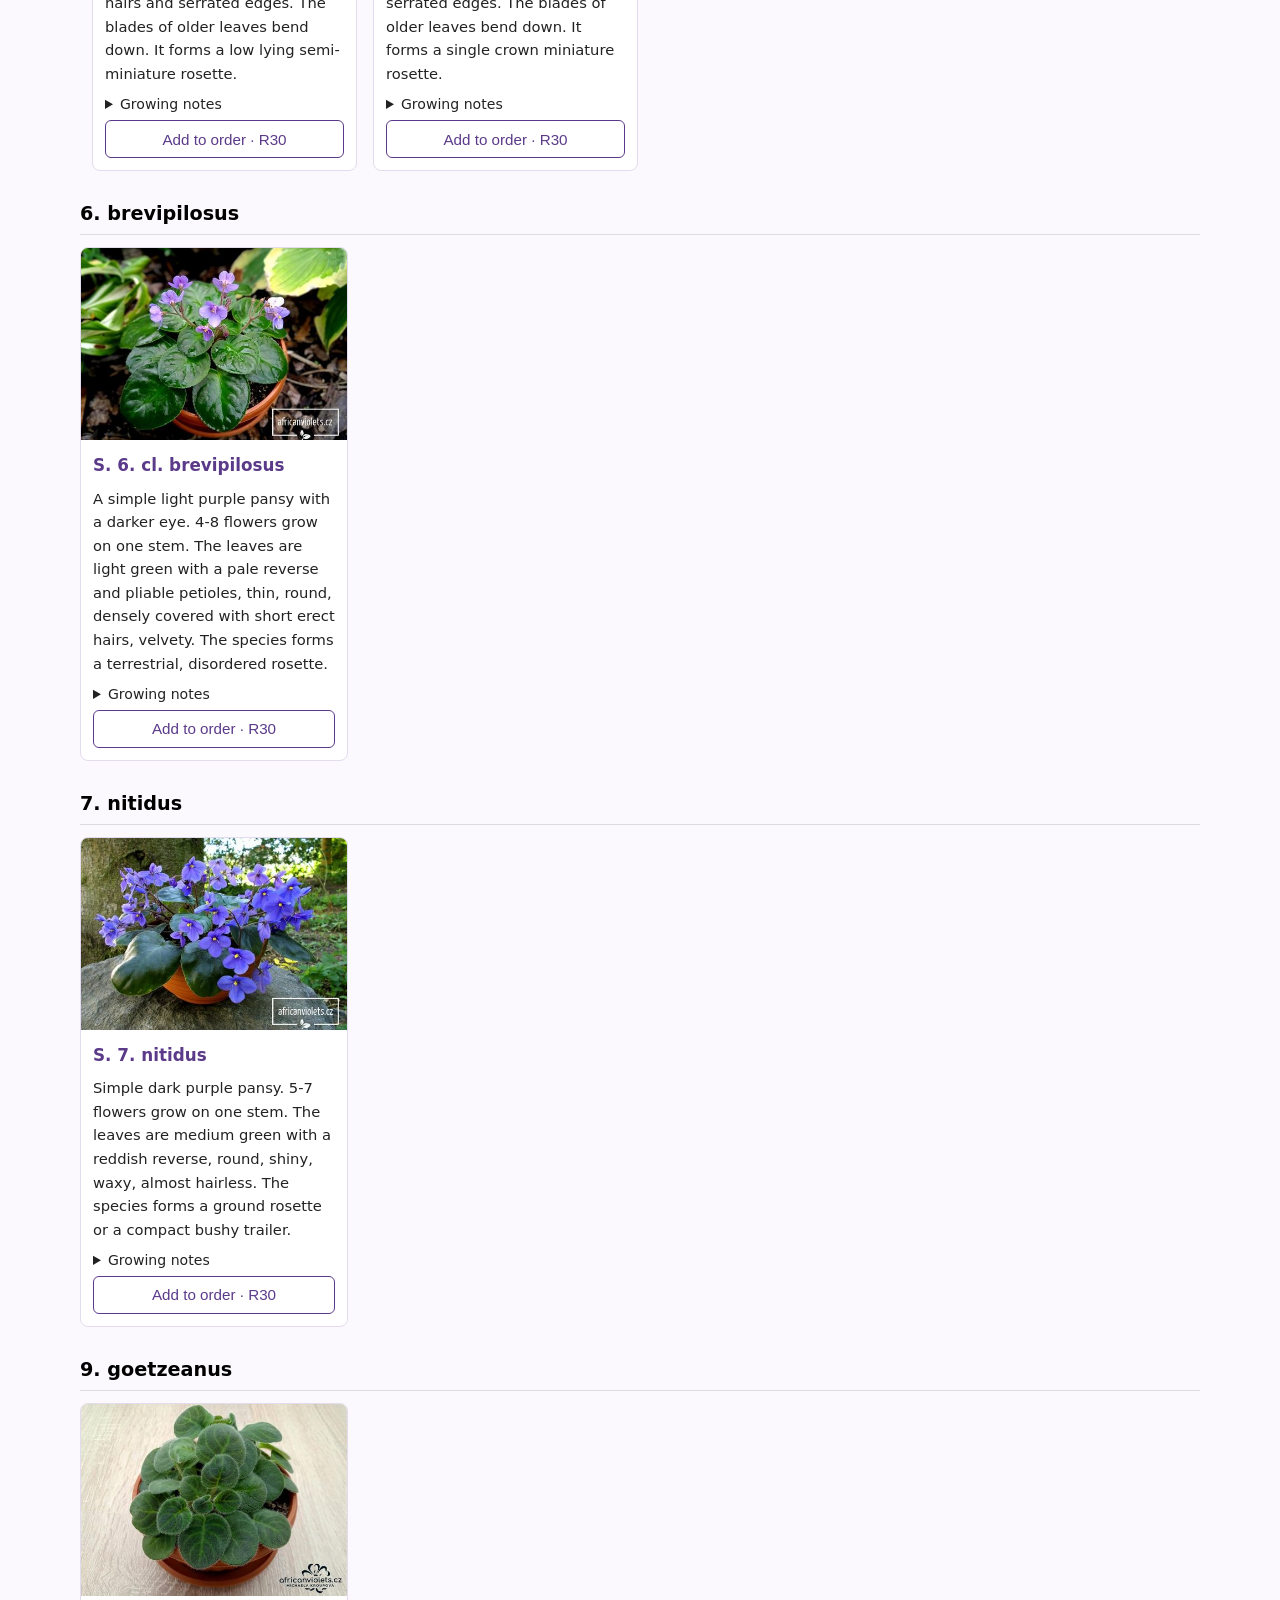
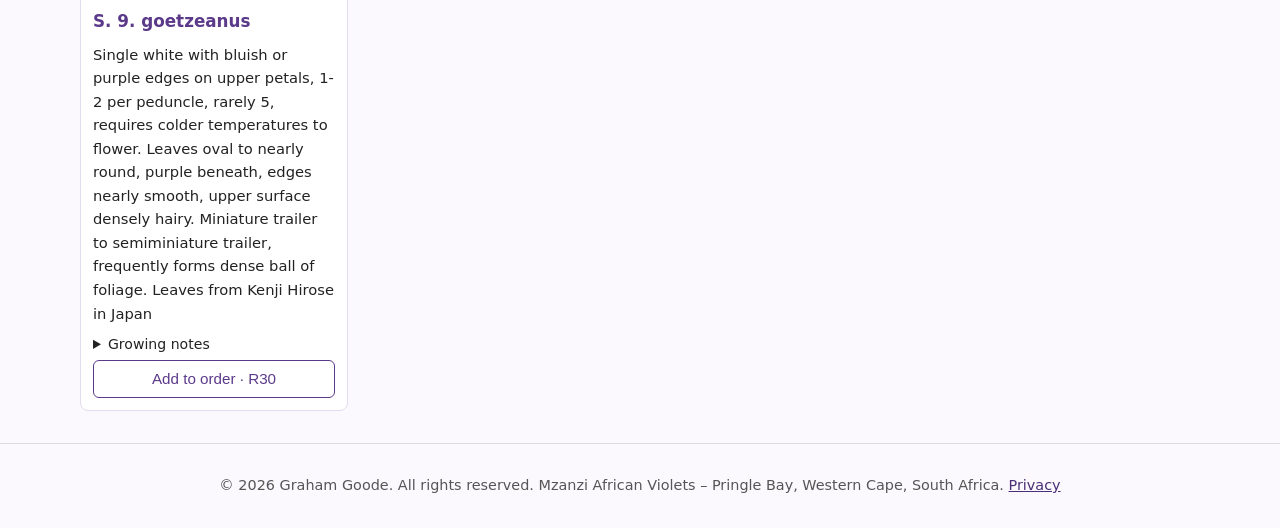
<file: species.html>
<!DOCTYPE html>
<html lang="en-ZA">
<head>
<meta charset="utf-8">
<meta name="viewport" content="width=device-width, initial-scale=1">
<title>Species Streptocarpus (Saintpaulia) Leaves South Africa | Mzanzi African Violets</title>
<meta name="description" content="Species African violet leaves for sale in South Africa. These are the wild species, now classified as Streptocarpus section Saintpaulia, currently available from our collection in Pringle Bay, Western Cape. They are grouped by relationship, with growing notes where we have them, and each set of two leaves can be rooted at home to grow new plants. We courier them anywhere in South Africa that couriers deliver. Sets of two leaves from R30, minimum order R150. Courier delivery across South Africa from Pringle Bay, Western Cape.">
<link rel="canonical" href="https://grahamgk2.github.io/MzanziAfricanViolets/species.html">
<meta name="color-scheme" content="light dark">
<link rel="stylesheet" href="css/style.css?v=3">
<script src="js/theme.js"></script>
<script src="js/basket.js?v=3" defer></script>
<link rel="icon" href="favicon.ico" sizes="48x48">
<link rel="icon" href="icons/icon-192.png" type="image/png" sizes="192x192">
<link rel="apple-touch-icon" href="icons/apple-touch-icon.png">
<meta property="og:title" content="Species Streptocarpus (Saintpaulia) Leaves South Africa | Mzanzi African Violets">
<meta property="og:description" content="Species African violet leaves for sale in South Africa. These are the wild species, now classified as Streptocarpus section Saintpaulia, currently available from our collection in Pringle Bay, Western Cape. They are grouped by relationship, with growing notes where we have them, and each set of two leaves can be rooted at home to grow new plants. We courier them anywhere in South Africa that couriers deliver. Sets of two leaves from R30, minimum order R150. Courier delivery across South Africa from Pringle Bay, Western Cape.">
<meta property="og:type" content="website">
<meta property="og:locale" content="en_ZA">
<meta property="og:image" content="https://grahamgk2.github.io/MzanziAfricanViolets/images/hero.jpg">
<meta name="twitter:card" content="summary_large_image">
</head>
<body>
<header class="site-header">
<p class="brand"><a href="index.html"><img src="icons/logo-72.png" alt="" width="36" height="36">Mzanzi African Violets</a></p>
<nav aria-label="Main"><a href="index.html">Home</a><a href="plants.html" aria-current="page">Plants</a><a href="care.html">African Violet Care</a><a href="propagation.html">Leaf Propagation</a><a href="location.html">Location</a><a href="contact.html">Orders and Contact</a></nav>
</header>
<main class="wide">
<h1>Species African Violets (Streptocarpus)</h1>
<p>Species African violet leaves for sale in South Africa. These are the wild species, now classified as Streptocarpus section Saintpaulia, currently available from our collection in Pringle Bay, Western Cape. They are grouped by relationship, with growing notes where we have them, and each set of two leaves can be rooted at home to grow new plants. We courier them anywhere in South Africa that couriers deliver. 40 varieties available. Last updated 28 November 2026.</p>
<p><em>This is a hobby, not a commercial greenhouse, so stock is limited and varies.</em></p>
<p>Leaves are sold in sets of two, and <strong>only one set per cultivar</strong> can be ordered. The <strong>minimum order is R150</strong> across all our lists, plus postage. Add leaves to your order below, review it in the order box at the bottom of the page, and send it to us. We reply with an invoice that lists what is available, the postage quote and our banking details. See <a href="contact.html">Orders and Contact</a>.</p>
<p><a href="plants.html">&larr; All plant lists</a></p>
<label class="find">Search this list <input type="search" id="find" placeholder="Name, colour, hybridiser"></label>
<div id="cards">
<section class="grp-sec"><h2>3. shumensis</h2>
<ul class="cards">
<li class="card" data-name="S. 3. cl. shumensis" data-search="s. 3. cl. shumensis single pale lilac to nearly white with darker purple spot towards base of the upper petals, 1-4 per peduncle, rarely 6. leaves nearly round, white to pale green beneath, edges toothed, upper surface shiny with sparse long hairs on raised bumps. miniature to semiminiature rosette, but may form multiple crowns. "><img src="images/species/s-3-cl-shumensis.jpg" width="480" height="360" alt="S. 3. cl. shumensis species flower" loading="lazy"><div class="body"><h3>S. 3. cl. shumensis</h3><p>Single pale lilac to nearly white with darker purple spot towards base of the upper petals, 1-4 per peduncle, rarely 6. Leaves nearly round, white to pale green beneath, edges toothed, upper surface shiny with sparse long hairs on raised bumps. Miniature to semiminiature rosette, but may form multiple crowns.</p><details><summary>Growing notes</summary><p>It comes from the dry forests of the Nguru and Usambara mountains, where it grows at altitudes between 1400-1950 m. It can withstand colder temperatures, weaker lighting, but is sensitive to wet at the roots. Otherwise it is relatively unpretentious, it blooms willingly, often it produces fruit spontaneously.</p></details><button type="button" class="toggle" aria-pressed="false">Add to order &middot; R30</button></div></li>
<li class="card" data-name="S. 3. cl. shumensis Mather EE" data-search="s. 3. cl. shumensis mather ee single pale lilac to nearly white with darker purple spot towards base of the upper petals, 1-4 per peduncle, rarely 6. leaves nearly round, white to pale green beneath, edges toothed, upper surface shiny with sparse long hairs on raised bumps. miniature to semiminiature rosette, but may form multiple crowns. "><img src="images/species/s-3-cl-shumensis-mather-ee.jpg" width="480" height="360" alt="S. 3. cl. shumensis Mather EE species flower" loading="lazy"><div class="body"><h3>S. 3. cl. shumensis Mather EE</h3><p>Single pale lilac to nearly white with darker purple spot towards base of the upper petals, 1-4 per peduncle, rarely 6. Leaves nearly round, white to pale green beneath, edges toothed, upper surface shiny with sparse long hairs on raised bumps. Miniature to semiminiature rosette, but may form multiple crowns.</p><details><summary>Growing notes</summary><p>It comes from the dry forests of the Nguru and Usambara mountains, where it grows at altitudes between 1400-1950 m. It can withstand colder temperatures, weaker lighting, but is sensitive to wet at the roots. Otherwise it is relatively unpretentious, it blooms willingly, often it produces fruit spontaneously.</p></details><button type="button" class="toggle" aria-pressed="false">Add to order &middot; R30</button></div></li>
</ul>
</section>
<section class="grp-sec"><h2>4. teitensis</h2>
<ul class="cards">
<li class="card" data-name="S. 4. teitensis" data-search="s. 4. teitensis single purple, 3-4 per peduncle, hairs on back of petals. leaves variable, but usually longer than wide, dark green and shiny above, pale green to purple beneath, edges shallowly toothed, petiole attaches to blade from underneath rather than on end in mature leaves, upper surface with dense hairs. standard rosette. "><img src="images/species/s-4-teitensis.jpg" width="400" height="400" alt="S. 4. teitensis species flower" loading="lazy"><div class="body"><h3>S. 4. teitensis</h3><p>Single purple, 3-4 per peduncle, hairs on back of petals. Leaves variable, but usually longer than wide, dark green and shiny above, pale green to purple beneath, edges shallowly toothed, petiole attaches to blade from underneath rather than on end in mature leaves, upper surface with dense hairs. Standard rosette.</p><details><summary>Growing notes</summary><p>It is endemic to 1 square kilometer on Mbololo Hill in the Taita Hills of southern Kenya. teitensis grows nicely on sheer rock faces, rooting into moist moss and crevices.Compact grower.</p></details><button type="button" class="toggle" aria-pressed="false">Add to order &middot; R30</button></div></li>
</ul>
</section>
<section class="grp-sec"><h2>5. ionanthus</h2>
<section class="grp-sec"><h3>5a. subspecies grandifolius</h3>
<ul class="cards">
<li class="card" data-name="S. 5a. cl. grandifolius No. 237" data-search="s. 5a. cl. grandifolius no. 237 a simple light blue pansy with a darker center. 6-12 flowers grow on one stem. often, 2 stems are formed in the leaf axil. the leaves are medium green, oval, with a pale reverse, slightly toothed edges and short erect hairs. the clone forms a large single crown rosette. "><img src="images/species/s-5a-cl-grandifolius-no-237.jpg" width="480" height="384" alt="S. 5a. cl. grandifolius No. 237 species flower" loading="lazy"><div class="body"><h3>S. 5a. cl. grandifolius No. 237</h3><p>A simple light blue pansy with a darker center. 6-12 flowers grow on one stem. Often, 2 stems are formed in the leaf axil. The leaves are medium green, oval, with a pale reverse, slightly toothed edges and short erect hairs. The clone forms a large single crown rosette.</p><details><summary>Growing notes</summary><p>The clone has no special environmental requirements, but prefers a warmer habitat. Due to the rich set of flowers, it will welcome occasional fertilization.</p></details><button type="button" class="toggle" aria-pressed="false">Add to order &middot; R30</button></div></li>
</ul>
</section><section class="grp-sec"><h3>5b. subspecies grotei</h3>
<ul class="cards">
<li class="card" data-name="S. 5b. cl. confusa" data-search="s. 5b. cl. confusa single purple flowers and medium green, lightly serrated and quilted foliage with short, soft, hairs giving velvety feel and darker petioles. "><img src="images/species/s-5b-cl-confusa.jpg" width="400" height="400" alt="S. 5b. cl. confusa species flower" loading="lazy"><div class="body"><h3>S. 5b. cl. confusa</h3><p>Single purple flowers and medium green, lightly serrated and quilted foliage with short, soft, hairs giving velvety feel and darker petioles.</p><details><summary>Growing notes</summary><p>Best when grown single crowned, but may be grown multicrowned.</p></details><button type="button" class="toggle" aria-pressed="false">Add to order &middot; R30</button></div></li>
<li class="card" data-name="S. 5b. cl. difficilis" data-search="s. 5b. cl. difficilis a simple medium sized dark blue pansy. 5-7 flowers grow on one stem. the leaves are medium green, longer rather than wider, small, pointed, with prominent veins and serrated edges. "><img src="images/species/s-5b-cl-difficilis.jpg" width="400" height="400" alt="S. 5b. cl. difficilis species flower" loading="lazy"><div class="body"><h3>S. 5b. cl. difficilis</h3><p>A simple medium sized dark blue pansy. 5-7 flowers grow on one stem. The leaves are medium green, longer rather than wider, small, pointed, with prominent veins and serrated edges.</p><details><summary>Growing notes</summary><p>The plant forms a low lying rosette with lateral crowns.</p></details><button type="button" class="toggle" aria-pressed="false">Add to order &middot; R30</button></div></li>
<li class="card" data-name="S. 5b. cl. difficilis Mather No. 2" data-search="s. 5b. cl. difficilis mather no. 2 a simple medium sized dark blue pansy. 5-7 flowers grow on one stem. the leaves are medium green, longer rather than wider, small, pointed, with prominent veins and serrated edges. the plant forms a low lying rosette with lateral crowns. "><img src="images/species/s-5b-cl-difficilis-mather-no-2.jpg" width="330" height="236" alt="S. 5b. cl. difficilis Mather No. 2 species flower" loading="lazy"><div class="body"><h3>S. 5b. cl. difficilis Mather No. 2</h3><p>A simple medium sized dark blue pansy. 5-7 flowers grow on one stem. The leaves are medium green, longer rather than wider, small, pointed, with prominent veins and serrated edges. The plant forms a low lying rosette with lateral crowns.</p><details><summary>Growing notes</summary><p>The clone comes from the eastern part of the Usambara Mountains, where it grows along the banks of the Sigi River on the surface of igneous rocks in a thin layer of leaf humus. It requires a reasonably warm and moist site with good drainage at the roots. The plant seems fragile and sensitive, but if not exposed to extremes, this is an undemanding clone.</p></details><button type="button" class="toggle" aria-pressed="false">Add to order &middot; R30</button></div></li>
<li class="card" data-name="S. 5b. cl. grotei" data-search="s. 5b. cl. grotei single pale mauve to deep blue-purple, 1-4 per peduncle, rarely 6. leaves broadly oval to elliptic, medium green above, pale green or tinged with purple beneath, edges coarsely wavy or toothed, upper surface with appressed hairs of variable length. rosette to trailing. "><img src="images/species/s-5b-cl-grotei.jpg" width="480" height="529" alt="S. 5b. cl. grotei species flower" loading="lazy"><div class="body"><h3>S. 5b. cl. grotei</h3><p>Single pale mauve to deep blue-purple, 1-4 per peduncle, rarely 6. Leaves broadly oval to elliptic, medium green above, pale green or tinged with purple beneath, edges coarsely wavy or toothed, upper surface with appressed hairs of variable length. Rosette to trailing.</p><details><summary>Growing notes</summary><p>From Meise Botanical Gardens in Brussels, Belgium</p></details><button type="button" class="toggle" aria-pressed="false">Add to order &middot; R30</button></div></li>
<li class="card" data-name="S. 5b. cl. grotei Amani" data-search="s. 5b. cl. grotei amani single pale mauve to deep blue-purple, 1-4 per peduncle, rarely 6. leaves broadly oval to elliptic, medium green foliage, edges coarsely wavy or toothed, upper surface with appressed hairs of variable length. rosette to trailing. "><img src="images/species/s-5b-cl-grotei-amani.jpg" width="480" height="384" alt="S. 5b. cl. grotei Amani species flower" loading="lazy"><div class="body"><h3>S. 5b. cl. grotei Amani</h3><p>Single pale mauve to deep blue-purple, 1-4 per peduncle, rarely 6. Leaves broadly oval to elliptic, medium green foliage, edges coarsely wavy or toothed, upper surface with appressed hairs of variable length. Rosette to trailing.</p><button type="button" class="toggle" aria-pressed="false">Add to order &middot; R30</button></div></li>
<li class="card" data-name="S. 5b. cl. grotei Mather No. 21" data-search="s. 5b. cl. grotei mather no. 21 a simple medium blue pansy. 2-5 flowers grow on one stem, which are hidden under the leaves. the leaves are olive to dark green with a reddish reverse, oval heart-shaped, with distinctly jagged edges. grows like a semi-miniature trailer. a rare and not widely distributed collection plant. "><img src="images/species/s-5b-cl-grotei-mather-no-21.jpg" width="480" height="360" alt="S. 5b. cl. grotei Mather No. 21 species flower" loading="lazy"><div class="body"><h3>S. 5b. cl. grotei Mather No. 21</h3><p>A simple medium blue pansy. 2-5 flowers grow on one stem, which are hidden under the leaves. The leaves are olive to dark green with a reddish reverse, oval heart-shaped, with distinctly jagged edges. Grows like a semi-miniature trailer. A rare and not widely distributed collection plant.</p><details><summary>Growing notes</summary><p>The clone is quite demanding to grow. It thrives best in a thin layer of substrate inserted into a drilled hole in porous rock (tuff) while growing in a greenhouse. It requires high air humidity or frequent dew en temperature by 20°C. The plant can of course be grown in the standard way in a pot, but growth is very slow.</p></details><button type="button" class="toggle" aria-pressed="false">Add to order &middot; R30</button></div></li>
<li class="card" data-name="S. 5b. cl. magungensis" data-search="s. 5b. cl. magungensis single small dark violet-blue/darker eye, 2-4 per peduncle, very floriferous. round, cupped-down, pebbled, slightly serrated, brown petiole/green-white back, prominent midrib. semi-miniature trailer "><img src="images/species/s-5b-cl-magungensis.jpg" width="400" height="400" alt="S. 5b. cl. magungensis species flower" loading="lazy"><div class="body"><h3>S. 5b. cl. magungensis</h3><p>Single small dark violet-blue/darker eye, 2-4 per peduncle, very floriferous. Round, cupped-down, pebbled, slightly serrated, brown petiole/green-white back, prominent midrib. Semi-miniature trailer</p><details><summary>Growing notes</summary><p>Like most creeping species, it welcomes higher humidity. The clone fits perfectly into hanging containers, richly branched stems fall over the edges of the flowerpot. It prefers warmer habitats, which is not a problem to ensure when hanging a flowerpot under the ceiling.</p></details><button type="button" class="toggle" aria-pressed="false">Add to order &middot; R30</button></div></li>
</ul>
</section><section class="grp-sec"><h3>5c. subspecies ionanthus</h3>
<section class="grp-sec"><h4>5c1. variety ionanthus</h4>
<ul class="cards">
<li class="card" data-name="S. 5c1. cl. House of Amani" data-search="s. 5c1. cl. house of amani simple lavender blue pansy. 3-5 flowers grow on one bracket. the leaves are dark green, pointed, quilted, shiny, with slightly serrated edges. the back of the leaves is green, but it can turn red under strong light. the clone forms a ground symmetrical rose. single medium lavender-blue blooms on short stems. dark green, pointed, serrated, smooth, leaves. usually grows single crowned. "><img src="images/species/s-5c1-cl-house-of-amani.jpg" width="480" height="360" alt="S. 5c1. cl. House of Amani species flower" loading="lazy"><div class="body"><h3>S. 5c1. cl. House of Amani</h3><p>Simple lavender blue pansy. 3-5 flowers grow on one bracket. The leaves are dark green, pointed, quilted, shiny, with slightly serrated edges. The back of the leaves is green, but it can turn red under strong light. The clone forms a ground symmetrical rose. Single medium lavender-blue blooms on short stems. Dark green, pointed, serrated, smooth, leaves. Usually grows single crowned.</p><details><summary>Growing notes</summary><p>The plant was brought from the Amani Botanical Garden in Tanzania. It is almost identical to the base clone ionanthus, so it is likely that this is only another form of the original. Capable of two bloomstalks per node when very healthy and pot bound.</p></details><button type="button" class="toggle" aria-pressed="false">Add to order &middot; R30</button></div></li>
<li class="card" data-name="S. 5c1. cl. Mather &#x27;A&#x27;" data-search="s. 5c1. cl. mather &#x27;a&#x27;  "><img src="images/species/s-5c1-cl-mather-a.jpg" width="480" height="345" alt="S. 5c1. cl. Mather &#x27;A&#x27; species flower" loading="lazy"><div class="body"><h3>S. 5c1. cl. Mather &#x27;A&#x27;</h3><p></p><details><summary>Growing notes</summary><p>via Prof. Dirk Bellstedt, Ann Roberston - Malindi, Kenya, ex Sigi Falls Sylvia Mather collection. Originally from the Kenya National Museum, cutting from 1996.</p></details><button type="button" class="toggle" aria-pressed="false">Add to order &middot; R30</button></div></li>
<li class="card" data-name="S. 5c1. cl. Mather &#x27;B&#x27;" data-search="s. 5c1. cl. mather &#x27;b&#x27;  "><img src="images/species/s-5c1-cl-mather-b.jpg" width="480" height="334" alt="S. 5c1. cl. Mather &#x27;B&#x27; species flower" loading="lazy"><div class="body"><h3>S. 5c1. cl. Mather &#x27;B&#x27;</h3><p></p><details><summary>Growing notes</summary><p>via Prof. Dirk Bellstedt, Ann Roberston - Malindi, Kenya, ex Sigi Falls Sylvia Mather collection. Originally from the Kenya National Museum, cutting from 1996.</p></details><button type="button" class="toggle" aria-pressed="false">Add to order &middot; R30</button></div></li>
<li class="card" data-name="S. 5c1. cl. Sigi Falls" data-search="s. 5c1. cl. sigi falls simple medium blue pansy. 2-4 flowers grow on one stvol. the leaves are dark green, thick, elongated, pointed, markedly hairy, with a red reverse and yellow vein. the clone forms a ground rose with more crowns. "><img src="images/species/s-5c1-cl-sigi-falls.jpg" width="480" height="360" alt="S. 5c1. cl. Sigi Falls species flower" loading="lazy"><div class="body"><h3>S. 5c1. cl. Sigi Falls</h3><p>Simple medium blue pansy. 2-4 flowers grow on one stvol. The leaves are dark green, thick, elongated, pointed, markedly hairy, with a red reverse and yellow vein. The clone forms a ground rose with more crowns.</p><details><summary>Growing notes</summary><p>The clone was found on the slopes of the Sigi River waterfall in the coastal areas of the Tanga region. It requires a warm and humid habitat, otherwise it is absolutely unpretentious, durable. It is better to let it grow freely with more crowns that cover the asymmetry of the main rose. On long summer days, the veins are highlighted.</p></details><button type="button" class="toggle" aria-pressed="false">Add to order &middot; R30</button></div></li>
<li class="card" data-name="S. 5c1. cl. tongwensis" data-search="s. 5c1. cl. tongwensis large, upright, usually single-crowned species with light blue single flowers and pointed, dark, leaves. "><img src="images/species/s-5c1-cl-tongwensis.jpg" width="335" height="335" alt="S. 5c1. cl. tongwensis species flower" loading="lazy"><div class="body"><h3>S. 5c1. cl. tongwensis</h3><p>Large, upright, usually single-crowned species with light blue single flowers and pointed, dark, leaves.</p><details><summary>Growing notes</summary><p>The clone comes from around Tongwe Mountain in the northeastern part of the Usambara Mountains. It grows there in a weak layer of humus on the roll rocks at an altitude of 700 m. Prefers warm habitats, tolerates temperatures above 30 ° C. An undemanding and richly flowering plant.</p></details><button type="button" class="toggle" aria-pressed="false">Add to order &middot; R30</button></div></li>
<li class="card" data-name="S. 5c1. cl. tongwensis &#x27;White Tiger&#x27;" data-search="s. 5c1. cl. tongwensis &#x27;white tiger&#x27; large variegated clone of tongwensis. "><img src="images/species/s-5c1-cl-tongwensis-white-tiger.jpg" width="480" height="377" alt="S. 5c1. cl. tongwensis &#x27;White Tiger&#x27; species flower" loading="lazy"><div class="body"><h3>S. 5c1. cl. tongwensis &#x27;White Tiger&#x27;</h3><p>Large variegated clone of tongwensis.</p><button type="button" class="toggle" aria-pressed="false">Add to order &middot; R30</button></div></li>
<li class="card" data-name="S. 5c1. cl. tongwensis Uppsala 3397" data-search="s. 5c1. cl. tongwensis uppsala 3397 simple light blue pansy. 4-5 flowers grow on one crown. the leaves are medium to dark green with green or yellow vein, more elongated than the basic clone (longifolia) and with smoother edges. the reverse side of the leaves is reddish. the clone forms a medium-sized rosette. "><img src="images/species/s-5c1-cl-tongwensis-uppsala-3397.jpg" width="480" height="360" alt="S. 5c1. cl. tongwensis Uppsala 3397 species flower" loading="lazy"><div class="body"><h3>S. 5c1. cl. tongwensis Uppsala 3397</h3><p>Simple light blue pansy. 4-5 flowers grow on one crown. The leaves are medium to dark green with green or yellow vein, more elongated than the basic clone (longifolia) and with smoother edges. The reverse side of the leaves is reddish. The clone forms a medium-sized rosette.</p><details><summary>Growing notes</summary><p>The clone comes from around Tongwe Mountain in the northeastern part of the Usambara Mountains. On long summer days, the veins of the leaves are beautifully accentuated. It prefers a warm habitat, the clone seems a bit more delicate than the original, yet it is one of the less demanding species.</p></details><button type="button" class="toggle" aria-pressed="false">Add to order &middot; R30</button></div></li>
<li class="card" data-name="S. 5c1. cl. white ionanthus" data-search="s. 5c1. cl. white ionanthus simple white pansy. 4-12 flowers grow on one stem. the leaves are medium green with a light green reverse, oval, with slightly serrated edges and short erect hairs. the clone forms a single crown rosette of standard size. a very rare collection plant.. not an easy grower. "><img src="images/species/s-5c1-cl-white-ionanthus.jpg" width="328" height="252" alt="S. 5c1. cl. white ionanthus species flower" loading="lazy"><div class="body"><h3>S. 5c1. cl. white ionanthus</h3><p>Simple white pansy. 4-12 flowers grow on one stem. The leaves are medium green with a light green reverse, oval, with slightly serrated edges and short erect hairs. The clone forms a single crown rosette of standard size. A very rare collection plant.. Not an easy grower.</p><details><summary>Growing notes</summary><p>This is a very demanding clone. It requires a warm and humid place, diffused light. It grows rather reluctantly in normal home conditions, the leaves sometimes give a sickly impression.</p></details><button type="button" class="toggle" aria-pressed="false">Add to order &middot; R30</button></div></li>
</ul>
</section><section class="grp-sec"><h4>5c2. variety diplotrichus</h4>
<ul class="cards">
<li class="card" data-name="S. 5c2. cl. #3083" data-search="s. 5c2. cl. #3083 single mauve to deep purple blooms. dark, round, serrated leaves with red backing. small grower. most likely also an &#x27;uppsala&#x27; as the numbering sequence matches. "><img src="images/species/s-5c2-cl-3083.jpg" width="400" height="400" alt="S. 5c2. cl. #3083 species flower" loading="lazy"><div class="body"><h3>S. 5c2. cl. #3083</h3><p>Single mauve to deep purple blooms. Dark, round, serrated leaves with red backing. Small grower. Most likely also an &#x27;Uppsala&#x27; as the numbering sequence matches.</p><button type="button" class="toggle" aria-pressed="false">Add to order &middot; R30</button></div></li>
<li class="card" data-name="S. 5c2. cl. Parker" data-search="s. 5c2. cl. parker description pending. "><img src="images/species/s-5c2-cl-parker.jpg" width="220" height="165" alt="S. 5c2. cl. Parker species flower" loading="lazy"><div class="body"><h3>S. 5c2. cl. Parker</h3><p>Description pending.</p><button type="button" class="toggle" aria-pressed="false">Add to order &middot; R30</button></div></li>
<li class="card" data-name="S. 5c2. cl. Punter No. 0" data-search="s. 5c2. cl. punter no. 0 a simple light purple pansy. the leaves are dark green with a red reverse, round, with distinctly jagged edges and a double type of leaf hair. the leaves tend to be spoon-shaped. the clone forms a smaller low lying rosette. "><img src="images/species/s-5c2-cl-punter-no-0.jpg" width="480" height="401" alt="S. 5c2. cl. Punter No. 0 species flower" loading="lazy"><div class="body"><h3>S. 5c2. cl. Punter No. 0</h3><p>A simple light purple pansy. The leaves are dark green with a red reverse, round, with distinctly jagged edges and a double type of leaf hair. The leaves tend to be spoon-shaped. The clone forms a smaller low lying rosette.</p><details><summary>Growing notes</summary><p>The clone does not like strong lighting, always place it on the edge of the shelf out of direct sunlight or LED strips. Otherwise, it will curl the leaves and thicken the center. Like other clones from the diplotrichus series, it will welcome a warmer place. It grows rather slowly.</p></details><button type="button" class="toggle" aria-pressed="false">Add to order &middot; R30</button></div></li>
<li class="card" data-name="S. 5c2. cl. Variegata Pink" data-search="s. 5c2. cl. variegata pink  "><img src="images/species/s-5c2-cl-variegata-pink.jpg" width="480" height="511" alt="S. 5c2. cl. Variegata Pink species flower" loading="lazy"><div class="body"><h3>S. 5c2. cl. Variegata Pink</h3><p></p><button type="button" class="toggle" aria-pressed="false">Add to order &middot; R30</button></div></li>
<li class="card" data-name="S. 5c2. cl. Variegata White" data-search="s. 5c2. cl. variegata white  "><img src="images/species/s-5c2-cl-variegata-white.jpg" width="480" height="573" alt="S. 5c2. cl. Variegata White species flower" loading="lazy"><div class="body"><h3>S. 5c2. cl. Variegata White</h3><p></p><button type="button" class="toggle" aria-pressed="false">Add to order &middot; R30</button></div></li>
</ul>
</section></section><section class="grp-sec"><h3>5e. subspecies occidentalis</h3>
<ul class="cards">
<li class="card" data-name="S. 5e. cl. magungensis var. occidentalis" data-search="s. 5e. cl. magungensis var. occidentalis simple blue-violet pansy. 2-4 flowers grow on one stvol. the leaves are dark green with a red reverse, waxy, ovate, with knurled wavy edges and sparse hair. it is a compact creeping clone with strong and not very flexible stems. "><img src="images/species/s-5e-cl-magungensis-var-occidentalis.jpg" width="220" height="165" alt="S. 5e. cl. magungensis var. occidentalis species flower" loading="lazy"><div class="body"><h3>S. 5e. cl. magungensis var. occidentalis</h3><p>Simple blue-violet pansy. 2-4 flowers grow on one stvol. The leaves are dark green with a red reverse, waxy, ovate, with knurled wavy edges and sparse hair. It is a compact creeping clone with strong and not very flexible stems.</p><details><summary>Growing notes</summary><p>The clone comes from the Bagai Forest Reserve in the Tanga region, where it grew in gorges along streams in a weak layer of land. The plant is very unpretentious, attractive with its shiny leaves, it benefits from a moist substrate. However, it needs low night temperatures up to 10 ° C for flowering, so it hardly blooms in ordinary households.</p></details><button type="button" class="toggle" aria-pressed="false">Add to order &middot; R30</button></div></li>
<li class="card" data-name="S. 5e. cl. magungensis var. occidentalis cl. Variegated" data-search="s. 5e. cl. magungensis var. occidentalis cl. variegated simple blue-violet pansy. 2-4 flowers grow on one stvol. the leaves are dark green with a light green variegation, with a red reverse, waxy, ovate, with knurled wavy edges and sparse hair. it is a compact creeping clone with strong and not very flexible stems. "><img src="images/species/s-5e-cl-magungensis-var-occidentalis-cl-variegated.jpg" width="480" height="270" alt="S. 5e. cl. magungensis var. occidentalis cl. Variegated species flower" loading="lazy"><div class="body"><h3>S. 5e. cl. magungensis var. occidentalis cl. Variegated</h3><p>Simple blue-violet pansy. 2-4 flowers grow on one stvol. The leaves are dark green with a light green variegation, with a red reverse, waxy, ovate, with knurled wavy edges and sparse hair. It is a compact creeping clone with strong and not very flexible stems.</p><details><summary>Growing notes</summary><p>The clone comes from the Bagai Forest Reserve in the Tanga region, where it grew in gorges along streams in a weak layer of land. The plant is very unpretentious, attractive with its shiny leaves, it benefits from a moist substrate. However, it needs low night temperatures up to 10 ° C for flowering, so it hardly blooms in ordinary households.</p></details><button type="button" class="toggle" aria-pressed="false">Add to order &middot; R30</button></div></li>
</ul>
</section><section class="grp-sec"><h3>5f. subspecies orbicularis</h3>
<ul class="cards">
<li class="card" data-name="S. 5f. cl. orbicularis var. purpurea" data-search="s. 5f. cl. orbicularis var. purpurea a simple tiny dark purple pansy. the leaves are medium green, round to heart-shaped, thin, shiny, small, with adjacent hairs. it grows upright as a small standard, it can form several lateral crowns. "><img src="images/species/s-5f-cl-orbicularis-var-purpurea.jpg" width="480" height="360" alt="S. 5f. cl. orbicularis var. purpurea species flower" loading="lazy"><div class="body"><h3>S. 5f. cl. orbicularis var. purpurea</h3><p>A simple tiny dark purple pansy. The leaves are medium green, round to heart-shaped, thin, shiny, small, with adjacent hairs. It grows upright as a small standard, it can form several lateral crowns.</p><details><summary>Growing notes</summary><p>Like orbicularis, it requires even substrate moisture and good drainage. It is adapted to high day and low night temperatures, but the bud set is not affected by the alternation of temperatures. Blooms very profusely.</p></details><button type="button" class="toggle" aria-pressed="false">Add to order &middot; R30</button></div></li>
</ul>
</section><section class="grp-sec"><h3>5g. subspecies pendulus</h3>
<ul class="cards">
<li class="card" data-name="S. 5g. cl. intermedia" data-search="s. 5g. cl. intermedia description pending. "><img src="images/species/s-5g-cl-intermedia.jpg" width="480" height="337" alt="S. 5g. cl. intermedia species flower" loading="lazy"><div class="body"><h3>S. 5g. cl. intermedia</h3><p>Description pending.</p><button type="button" class="toggle" aria-pressed="false">Add to order &middot; R30</button></div></li>
<li class="card" data-name="S. 5g. cl. intermedia (M.P)" data-search="s. 5g. cl. intermedia (m.p) description pending. "><img src="images/species/s-5g-cl-intermedia-m-p.jpg" width="480" height="654" alt="S. 5g. cl. intermedia (M.P) species flower" loading="lazy"><div class="body"><h3>S. 5g. cl. intermedia (M.P)</h3><p>Description pending.</p><button type="button" class="toggle" aria-pressed="false">Add to order &middot; R30</button></div></li>
<li class="card" data-name="S. 5g. cl. pendulus" data-search="s. 5g. cl. pendulus single deep blue-violet, 1-2 per peduncle, rarely 4. leaves oval to elliptical with obvious pointed tip, medium green above, pale green beneath, edges slightly wavy to coarsely toothed, upper surface with short erect hairs. semiminiature trailer to standard trailer, rarely rosette. "><img src="images/species/s-5g-cl-pendulus.jpg" width="220" height="165" alt="S. 5g. cl. pendulus species flower" loading="lazy"><div class="body"><h3>S. 5g. cl. pendulus</h3><p>Single deep blue-violet, 1-2 per peduncle, rarely 4. Leaves oval to elliptical with obvious pointed tip, medium green above, pale green beneath, edges slightly wavy to coarsely toothed, upper surface with short erect hairs. Semiminiature trailer to standard trailer, rarely rosette.</p><button type="button" class="toggle" aria-pressed="false">Add to order &middot; R30</button></div></li>
<li class="card" data-name="S. 5g. cl. pendulus (M.P.)" data-search="s. 5g. cl. pendulus (m.p.) single deep blue-violet, 1-2 per peduncle, rarely 4. leaves oval to elliptical with obvious pointed tip, medium green above, tinged red-purple beneath, edges slightly wavy to coarsely toothed, upper surface with short erect hairs. semiminiature trailer to standard trailer, rarely rosette. "><img src="images/species/s-5g-cl-pendulus-m-p.jpg" width="480" height="359" alt="S. 5g. cl. pendulus (M.P.) species flower" loading="lazy"><div class="body"><h3>S. 5g. cl. pendulus (M.P.)</h3><p>Single deep blue-violet, 1-2 per peduncle, rarely 4. Leaves oval to elliptical with obvious pointed tip, medium green above, tinged red-purple beneath, edges slightly wavy to coarsely toothed, upper surface with short erect hairs. Semiminiature trailer to standard trailer, rarely rosette.</p><button type="button" class="toggle" aria-pressed="false">Add to order &middot; R30</button></div></li>
<li class="card" data-name="S. 5g. cl. pendulus var. kizarae" data-search="s. 5g. cl. pendulus var. kizarae simple lavender pansy. 2-4 flowers grow on one stem. the leaves are medium green with brown petioles, longer rather than wider, hairy and with serrated edges. grows like an upright compact trailer. "><img src="images/species/s-5g-cl-pendulus-var-kizarae.jpg" width="480" height="360" alt="S. 5g. cl. pendulus var. kizarae species flower" loading="lazy"><div class="body"><h3>S. 5g. cl. pendulus var. kizarae</h3><p>Simple lavender pansy. 2-4 flowers grow on one stem. The leaves are medium green with brown petioles, longer rather than wider, hairy and with serrated edges. Grows like an upright compact trailer.</p><details><summary>Growing notes</summary><p>The clone was found in the eastern part of the Usambara Mountains near the settlement of Kizara. As a luxuriantly growing trailer, it will welcome more generous watering and a more nutritious substrate. It needs a warm habitat.</p></details><button type="button" class="toggle" aria-pressed="false">Add to order &middot; R30</button></div></li>
</ul>
</section><section class="grp-sec"><h3>5h. subspecies rupicolus</h3>
<ul class="cards">
<li class="card" data-name="S. 5h. cl. rupicolus" data-search="s. 5h. cl. rupicolus simple light to medium blue large pansy. 4-6 flowers grow on one stem. the leaves are medium to light green with a light green reverse, elongated, heart-shaped, shiny, with tooth-shaped edges that smooth out when mature. the clone forms a low lying rosette with lateral crowns. "><img src="images/species/s-5h-cl-rupicolus.jpg" width="480" height="360" alt="S. 5h. cl. rupicolus species flower" loading="lazy"><div class="body"><h3>S. 5h. cl. rupicolus</h3><p>Simple light to medium blue large pansy. 4-6 flowers grow on one stem. The leaves are medium to light green with a light green reverse, elongated, heart-shaped, shiny, with tooth-shaped edges that smooth out when mature. The clone forms a low lying rosette with lateral crowns.</p><details><summary>Growing notes</summary><p>The plant comes from lowland areas around Mombasa, Kenya, where it grows in crevices of exposed rocks. The clone is absolutely undemanding, tolerates higher temperatures, does not suffer from diseases. Compared to the Robertson and Cha Simba clones, it is slightly smaller, has lighter flowers and more distinctly serrated edges.</p></details><button type="button" class="toggle" aria-pressed="false">Add to order &middot; R30</button></div></li>
<li class="card" data-name="S. 5h. cl. rupicolus (Lynn)" data-search="s. 5h. cl. rupicolus (lynn) looks like a grotei to me. "><img src="images/species/s-5h-cl-rupicolus-lynn.jpg" width="480" height="333" alt="S. 5h. cl. rupicolus (Lynn) species flower" loading="lazy"><div class="body"><h3>S. 5h. cl. rupicolus (Lynn)</h3><p>Looks like a grotei to me.</p><button type="button" class="toggle" aria-pressed="false">Add to order &middot; R30</button></div></li>
<li class="card" data-name="S. 5h. cl. rupicolus Robertson" data-search="s. 5h. cl. rupicolus robertson  "><img src="images/species/s-5h-cl-rupicolus-robertson.jpg" width="480" height="560" alt="S. 5h. cl. rupicolus Robertson species flower" loading="lazy"><div class="body"><h3>S. 5h. cl. rupicolus Robertson</h3><p></p><details><summary>Growing notes</summary><p>From the Ann Robertson Collection, Malindi Kenya in 2017. Prof Bellstadt -&gt; Heather</p></details><button type="button" class="toggle" aria-pressed="false">Add to order &middot; R30</button></div></li>
</ul>
</section><section class="grp-sec"><h3>5i. subspecies velutinus</h3>
<ul class="cards">
<li class="card" data-name="S. 5i. cl. velutinus" data-search="s. 5i. cl. velutinus a simple medium purple pansy with a variable white border. 6-12 flowers grow on one stem. the leaves are dark green with a deep red reverse and green veins, heart-shaped, with long hairs and serrated edges. the blades of older leaves bend down. it forms a low lying semi-miniature rosette. "><img src="images/species/s-5i-cl-velutinus.jpg" width="480" height="360" alt="S. 5i. cl. velutinus species flower" loading="lazy"><div class="body"><h3>S. 5i. cl. velutinus</h3><p>A simple medium purple pansy with a variable white border. 6-12 flowers grow on one stem. The leaves are dark green with a deep red reverse and green veins, heart-shaped, with long hairs and serrated edges. The blades of older leaves bend down. It forms a low lying semi-miniature rosette.</p><details><summary>Growing notes</summary><p>The clone comes from the western part of the Usambara Mountains, near Balangai, where it grew at an altitude of 900 m. It is very sensitive to overflow, the basis of success is an extremely light substrate and excellent drainage. They will appreciate a cooler habitat and lower light intensity.</p></details><button type="button" class="toggle" aria-pressed="false">Add to order &middot; R30</button></div></li>
<li class="card" data-name="S. 5i. cl. velutinus lite" data-search="s. 5i. cl. velutinus lite a simple white pansy with a purple gaping eye. 6-12 flowers grow on one stem. the leaves are dark green with a deep red reverse and green veins, heart-shaped, with long hairs and serrated edges. the blades of older leaves bend down. it forms a single crown miniature rosette. "><img src="images/species/s-5i-cl-velutinus-lite.jpg" width="480" height="360" alt="S. 5i. cl. velutinus lite species flower" loading="lazy"><div class="body"><h3>S. 5i. cl. velutinus lite</h3><p>A simple white pansy with a purple gaping eye. 6-12 flowers grow on one stem. The leaves are dark green with a deep red reverse and green veins, heart-shaped, with long hairs and serrated edges. The blades of older leaves bend down. It forms a single crown miniature rosette.</p><details><summary>Growing notes</summary><p>This is a sport of the original velutinus clone , found in a private collection. The plant is slightly smaller, but has the same requirements as the original.</p></details><button type="button" class="toggle" aria-pressed="false">Add to order &middot; R30</button></div></li>
</ul>
</section></section>
<section class="grp-sec"><h2>6. brevipilosus</h2>
<ul class="cards">
<li class="card" data-name="S. 6. cl. brevipilosus" data-search="s. 6. cl. brevipilosus a simple light purple pansy with a darker eye. 4-8 flowers grow on one stem. the leaves are light green with a pale reverse and pliable petioles, thin, round, densely covered with short erect hairs, velvety. the species forms a terrestrial, disordered rosette. "><img src="images/species/s-6-cl-brevipilosus.jpg" width="480" height="360" alt="S. 6. cl. brevipilosus species flower" loading="lazy"><div class="body"><h3>S. 6. cl. brevipilosus</h3><p>A simple light purple pansy with a darker eye. 4-8 flowers grow on one stem. The leaves are light green with a pale reverse and pliable petioles, thin, round, densely covered with short erect hairs, velvety. The species forms a terrestrial, disordered rosette.</p><details><summary>Growing notes</summary><p>The clone was found in the Nguru Mountains on open rock outcrops at an altitude of around 1000 m. It thrives in a warm and bright location, it can handle a little sun on the windowsill. It grows somewhat disorderly, the leaves sometimes curl.</p></details><button type="button" class="toggle" aria-pressed="false">Add to order &middot; R30</button></div></li>
</ul>
</section>
<section class="grp-sec"><h2>7. nitidus</h2>
<ul class="cards">
<li class="card" data-name="S. 7. nitidus" data-search="s. 7. nitidus simple dark purple pansy. 5-7 flowers grow on one stem. the leaves are medium green with a reddish reverse, round, shiny, waxy, almost hairless. the species forms a ground rosette or a compact bushy trailer. "><img src="images/species/s-7-nitidus.jpg" width="480" height="360" alt="S. 7. nitidus species flower" loading="lazy"><div class="body"><h3>S. 7. nitidus</h3><p>Simple dark purple pansy. 5-7 flowers grow on one stem. The leaves are medium green with a reddish reverse, round, shiny, waxy, almost hairless. The species forms a ground rosette or a compact bushy trailer.</p><details><summary>Growing notes</summary><p>The species comes from the Nguru Mountains, where it grew on a rock along a forest stream at an altitude of about 1000 m. It prefers cooler temperatures between 16-20°C, high humidity, a habitat protected from the sun and good drainage. The plant is moody, but suitable for beginners.</p></details><button type="button" class="toggle" aria-pressed="false">Add to order &middot; R30</button></div></li>
</ul>
</section>
<section class="grp-sec"><h2>9. goetzeanus</h2>
<ul class="cards">
<li class="card" data-name="S. 9. goetzeanus" data-search="s. 9. goetzeanus single white with bluish or purple edges on upper petals, 1-2 per peduncle, rarely 5, requires colder temperatures to flower. leaves oval to nearly round, purple beneath, edges nearly smooth, upper surface densely hairy. miniature trailer to semiminiature trailer, frequently forms dense ball of foliage. leaves from kenji hirose in japan "><img src="images/species/s-9-goetzeanus.jpg" width="480" height="360" alt="S. 9. goetzeanus species flower" loading="lazy"><div class="body"><h3>S. 9. goetzeanus</h3><p>Single white with bluish or purple edges on upper petals, 1-2 per peduncle, rarely 5, requires colder temperatures to flower. Leaves oval to nearly round, purple beneath, edges nearly smooth, upper surface densely hairy. Miniature trailer to semiminiature trailer, frequently forms dense ball of foliage. Leaves from Kenji Hirose in Japan</p><details><summary>Growing notes</summary><p>The species comes from the Uluguru Mountains, where it grew on moss-covered rocks in the shade of rainforests at altitudes between 1300 and 2100 meters. The species is one of the most demanding, it is difficult to blossom in domestic conditions. Prefers cooler habitats, temperatures above 26 ° C can kill. To bloom, it requires alternating warmer day and lower night temperatures (to below 6 ° C). Requires excellent drainage at the roots.</p></details><button type="button" class="toggle" aria-pressed="false">Add to order &middot; R30</button></div></li>
</ul>
</section>
</div>
<section id="basket" class="basket" aria-label="Your order" hidden>
<button type="button" id="basket-head" class="basket-head" aria-expanded="true" aria-controls="basket-body"><span id="basket-summary">Your order</span><span class="chev" aria-hidden="true"></span></button>
<div id="basket-body" class="basket-body"></div>
</section>
</main>
<footer>
<p>&copy; 2026 Graham Goode. All rights reserved. Mzanzi African Violets &ndash; Pringle Bay, Western Cape, South Africa. <a href="privacy.html">Privacy</a></p>
</footer>
<script>window.ORDER={listKey:"species",label:"Species African violets",price:30};</script>
<script src="js/order.js?v=3" defer></script>
</body>
</html>
</file>
<file: css/style.css>
/* Mzanzi African Violets - simple, readable, mobile-friendly. Light and dark themes. */
:root{color-scheme:light;--bg:#fbf9fd;--text:#222;--head:#5b3a8a;--header-bg:#5b3a8a;--link:#4a2f78;--card:#fff;--border:#e3dcee;--muted:#555;--warn:#a40000;--accent:#5b3a8a;--accent-hover:#4a2f78;--rule:#ddd;--img-filter:none;--section:#000}
@media (prefers-color-scheme:dark){
:root:not([data-theme="light"]){color-scheme:dark;--bg:#16121d;--text:#e9e5f0;--head:#cdb8f2;--header-bg:#2a1a47;--link:#c4acf2;--card:#201a2b;--border:#3b3150;--muted:#b0a8bd;--warn:#ff9a9a;--accent:#7a52b8;--accent-hover:#63409c;--rule:#3b3150;--img-filter:brightness(.92);--section:#fff}
}
:root[data-theme="dark"]{color-scheme:dark;--bg:#16121d;--text:#e9e5f0;--head:#cdb8f2;--header-bg:#2a1a47;--link:#c4acf2;--card:#201a2b;--border:#3b3150;--muted:#b0a8bd;--warn:#ff9a9a;--accent:#7a52b8;--accent-hover:#63409c;--rule:#3b3150;--img-filter:brightness(.92);--section:#fff}
*{box-sizing:border-box}
body{margin:0;font-family:system-ui,-apple-system,"Segoe UI",Roboto,sans-serif;line-height:1.6;color:var(--text);background:var(--bg)}
.site-header{position:relative;background:var(--header-bg);color:#fff;padding:.75rem 1rem}
.brand{margin:0 0 .5rem;font-size:1.3rem;font-weight:700}
.brand a{color:#fff;text-decoration:none;display:inline-flex;align-items:center;gap:.6rem}
.brand img{width:36px;height:36px;border-radius:50%;border:2px solid #fff}
nav{display:flex;flex-wrap:wrap;gap:.25rem 1rem}
nav a{color:#fff;text-decoration:none;padding:.15rem 0;border-bottom:2px solid transparent}
nav a:hover,nav a[aria-current="page"]{border-bottom-color:#fff}
.theme-toggle{position:absolute;top:.75rem;right:1rem;background:transparent;color:#fff;border:1px solid rgba(255,255,255,.7);border-radius:6px;padding:.2rem .6rem;font-size:.85rem;cursor:pointer}
.theme-toggle:hover{background:rgba(255,255,255,.15)}
main{max-width:46rem;margin:0 auto;padding:1.25rem 1rem 2rem}
h1,h2{color:var(--head)}
h1{line-height:1.2}
h2{margin-top:1.75rem}
a{color:var(--link)}
img{max-width:100%;height:auto;border-radius:6px;filter:var(--img-filter)}
.brand img{filter:none}
.lead{font-size:1.15rem}
footer{border-top:1px solid var(--rule);text-align:center;padding:1rem;font-size:.9rem;color:var(--muted)}
/* Order lists */
main.wide{max-width:72rem}
.find{display:block;margin:1rem 0;font-weight:600}
.find input{display:block;width:100%;max-width:26rem;padding:.5rem;font-size:1rem;margin-top:.25rem;color:var(--text);background:var(--card);border:1px solid var(--border);border-radius:6px}
.cards{list-style:none;margin:0;padding:0;display:grid;grid-template-columns:repeat(auto-fill,minmax(15rem,1fr));gap:1rem}
.card{background:var(--card);border:1px solid var(--border);border-radius:8px;overflow:hidden;display:flex;flex-direction:column}
.card[hidden]{display:none}
.card img{width:100%;height:12rem;object-fit:cover;border-radius:0}
.card .body{padding:.75rem;display:flex;flex-direction:column;gap:.25rem;flex:1}
.card h3{margin:0;font-size:1.05rem;color:var(--head)}
.card .type,.card .hyb{font-size:.85rem;color:var(--muted)}
.card p{margin:.25rem 0;font-size:.92rem}
.card details{font-size:.88rem}
.toggle{margin-top:auto;padding:.6rem;border:1px solid var(--accent);background:var(--card);color:var(--head);border-radius:6px;font-size:.95rem;cursor:pointer}
.card.on{border:2px solid var(--accent)}
.card.on .toggle{background:var(--accent);color:#fff}
.basket[hidden]{display:none}
.warn{color:var(--warn);font-weight:600}
.btn{display:inline-block;background:var(--accent);color:#fff;border:0;padding:.55rem 1rem;border-radius:6px;font-size:1rem;text-decoration:none;cursor:pointer}
.small{font-size:.85rem;color:var(--muted)}
.hero{width:100%;max-height:28rem;object-fit:cover}
/* Contact form */
#contact{max-width:40rem}
#contact .row{display:grid;grid-template-columns:9rem 1fr;gap:.5rem 1rem;align-items:start;margin-bottom:1rem}
#contact label{font-weight:600;padding-top:.5rem}
#contact input[type=text],#contact input[type=email],#contact textarea{display:block;width:100%;min-width:0;padding:.55rem;font:inherit;color:var(--text);background:var(--card);border:1px solid var(--border);border-radius:6px}
#contact textarea{min-height:14rem;resize:vertical;overflow:auto}
#contact .hp{position:absolute;left:-9999px;width:1px;height:1px;opacity:0}
#form-status{font-weight:600}
@media (max-width:34rem){#contact .row{grid-template-columns:1fr}#contact label{padding-top:0}}
.hero-fig{margin:0 0 1rem}
.hero-fig img{display:block}
.hero-fig figcaption{font-size:.85rem;color:var(--muted);margin-top:.3rem}
.grp-sec[hidden]{display:none}
.grp-sec>h2{font-size:1.2rem;margin:1.75rem 0 .75rem;border-bottom:1px solid var(--rule);padding-bottom:.25rem;color:var(--section)}
.grp-sec>h3{font-size:1.1rem;margin:1.5rem 0 .6rem;color:var(--section)}
.grp-sec>h4{font-size:1rem;margin:1.25rem 0 .5rem;color:var(--section)}
.grp-sec .grp-sec{margin-left:.75rem}
/* Click-to-play videos */
.video{position:relative;aspect-ratio:16/9;max-width:40rem;margin:.75rem 0 1.5rem;background:#000;border-radius:8px;overflow:hidden}
.video .vthumb,.video iframe{position:absolute;inset:0;width:100%;height:100%;border:0;display:block}
.video img{width:100%;height:100%;object-fit:cover;border-radius:0;filter:none}
.video .play{position:absolute;left:50%;top:50%;width:4.5rem;height:3.2rem;margin:-1.6rem 0 0 -2.25rem;background:rgba(0,0,0,.75);border-radius:.8rem}
.video .play::after{content:"";position:absolute;left:1.75rem;top:.9rem;border-style:solid;border-width:.7rem 0 .7rem 1.2rem;border-color:transparent transparent transparent #fff}
.video .vthumb:hover .play,.video .vthumb:focus-visible .play{background:#c00}
/* Order box (list pages) */
.basket{position:sticky;bottom:0;z-index:5;background:var(--card);border:2px solid var(--accent);border-radius:8px 8px 0 0;margin-top:1.5rem;max-height:60vh;display:flex;flex-direction:column;box-shadow:0 -2px 8px rgba(0,0,0,.15)}
.basket-head{display:flex;justify-content:space-between;align-items:center;width:100%;background:var(--accent);color:#fff;border:0;padding:.7rem 1rem;font:inherit;font-weight:700;cursor:pointer;text-align:left}
.basket-head .chev::before{content:"\25BC";font-size:.8rem}
.basket.collapsed .basket-head .chev::before{content:"\25B2"}
.basket-body{padding:.25rem 1rem .75rem;overflow:auto}
.basket.collapsed .basket-body{display:none}
.basket h3,.order-lines h3{margin:.75rem 0 .25rem;font-size:1rem;color:var(--head)}
.lines{list-style:none;margin:0;padding:0}
.lines li{display:flex;align-items:center;gap:.5rem;padding:.2rem 0;border-bottom:1px solid var(--rule)}
.lines .n{flex:1;min-width:0;overflow-wrap:anywhere}
.lines .p{color:var(--muted);white-space:nowrap}
.rm{width:2rem;height:2rem;border:1px solid var(--border);background:var(--card);color:var(--text);border-radius:6px;font-size:1.1rem;line-height:1;cursor:pointer}
.tot{font-weight:700;margin:.75rem 0 .25rem}
.ok{color:var(--head);font-weight:600;margin:.25rem 0}
.actions{margin:.5rem 0 0}
/* Menu link */
nav a.order-link{background:rgba(255,255,255,.18);border-radius:999px;padding:.15rem .75rem;font-weight:700}
/* Order page */
.btn.alt{background:var(--card);color:var(--head);border:1px solid var(--accent)}
.btns{display:flex;flex-wrap:wrap;gap:.5rem}
#orderform{max-width:40rem;margin-top:1.5rem}
#orderform .row{display:grid;grid-template-columns:9rem 1fr;gap:.5rem 1rem;align-items:start;margin-bottom:1rem}
#orderform label{font-weight:600;padding-top:.5rem}
#orderform input[type=text],#orderform input[type=email],#orderform textarea{display:block;width:100%;min-width:0;padding:.55rem;font:inherit;color:var(--text);background:var(--card);border:1px solid var(--border);border-radius:6px}
#orderform textarea{resize:vertical;overflow:auto}
#orderform .hp{position:absolute;left:-9999px;width:1px;height:1px;opacity:0}
.status{font-weight:600}
.order-lines{max-width:40rem}
@media (max-width:640px){#orderform .row{grid-template-columns:1fr}#orderform label{padding-top:0}.basket{margin-left:-1rem;margin-right:-1rem;border-radius:0}}
/* Print: just the order */
@media print{.site-header,footer,form,.btns,.rm,.basket,noscript{display:none!important}body{background:#fff;color:#000}main{max-width:none}}
#orderform .row[hidden]{display:none}
#orderform .lab{font-weight:600;padding-top:.5rem}
#orderform .radios{display:flex;flex-direction:column;gap:.4rem;padding-top:.4rem}
#orderform label.radio{display:flex;align-items:center;gap:.5rem;font-weight:400;padding-top:0}
#orderform input[type=radio]{width:1.1rem;height:1.1rem;accent-color:var(--accent)}
@media (max-width:640px){#orderform .lab{padding-top:0}}
.btn.cancel{color:var(--warn);border-color:var(--warn)}
/* Order form buttons: three equal buttons spanning the text boxes, Cancel centred beneath */
#orderform input[type=tel]{display:block;width:100%;min-width:0;padding:.55rem;font:inherit;color:var(--text);background:var(--card);border:1px solid var(--border);border-radius:6px}
.btn-grid{display:grid;grid-template-columns:repeat(3,1fr);gap:.5rem;max-width:40rem}
.btn-grid .btn,.cancel-wrap .btn{display:flex;align-items:center;justify-content:center;width:100%;min-height:2.9rem;padding:.5rem;font-size:.95rem;text-align:center;line-height:1.2}
.cancel-wrap{display:flex;justify-content:center}
.cancel-wrap .btn{width:calc((100% - 1rem) / 3)}
.done-grid{margin:1rem 0}
@media (max-width:640px){.btn-grid{grid-template-columns:1fr}.cancel-wrap .btn{width:100%}}
/* Button hover, focus and disabled states */
.btn{transition:background-color .15s,box-shadow .15s,transform .1s}
.btn:hover:not(:disabled){background:var(--accent-hover);box-shadow:0 3px 8px rgba(0,0,0,.28);transform:translateY(-1px)}
.btn:active:not(:disabled){transform:translateY(0);box-shadow:none}
.btn:focus-visible{outline:3px solid var(--head);outline-offset:2px}
.btn:disabled{opacity:.6;cursor:not-allowed}
.btn.alt:hover:not(:disabled){background:var(--border);color:var(--head)}
.btn.cancel:hover:not(:disabled){background:var(--warn);border-color:var(--warn);color:var(--card)}
#orderform input:user-invalid{border-color:var(--warn)}
@media (prefers-reduced-motion:reduce){.btn{transition:none}.btn:hover:not(:disabled){transform:none}}
</file>
